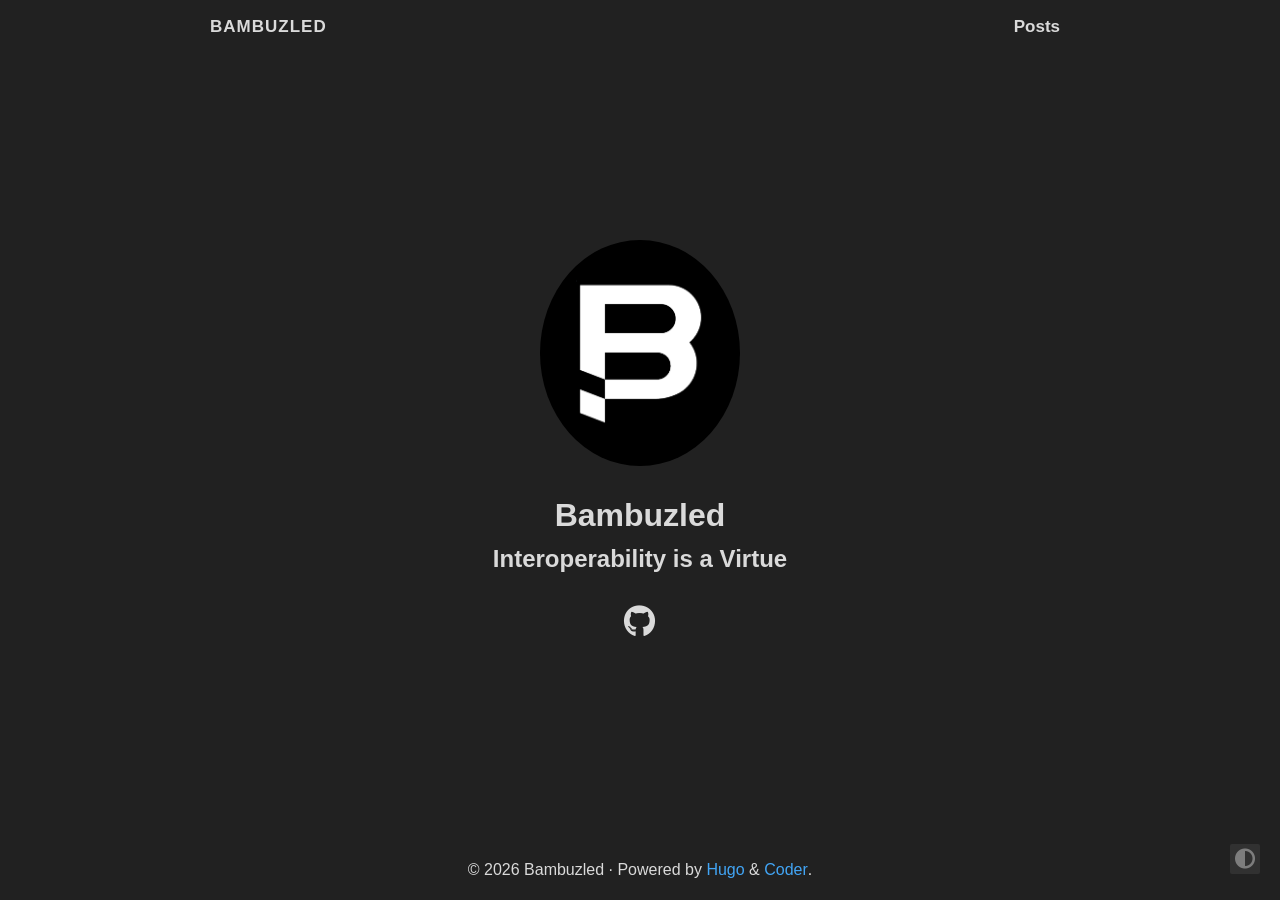
<file: index.html>
<!DOCTYPE html>
<html lang="en">

<head>
  <title>Bambuzled</title>
  <meta charset="utf-8">
<meta name="viewport" content="width=device-width, initial-scale=1.0">
<meta name="color-scheme" content="light dark">




<meta name="author" content="Bambuzled">
<meta name="description" content="A blog about Bambu&#39;s security and vendor-lock-in ecosystem">
<meta name="keywords" content="blog,developer,personal">



	<meta name="twitter:card" content="summary">
	<meta name="twitter:title" content="Bambuzled">
	<meta name="twitter:description" content="A blog about Bambu&#39;s security and vendor-lock-in ecosystem">

<meta property="og:url" content="https://bambuzled.github.io/">
	<meta property="og:site_name" content="Bambuzled">
	<meta property="og:title" content="Bambuzled">
	<meta property="og:description" content="A blog about Bambu&#39;s security and vendor-lock-in ecosystem">
	<meta property="og:locale" content="en">
	<meta property="og:type" content="website">




<link rel="canonical" href="https://bambuzled.github.io/">


<link rel="preload" href="/fonts/fa-brands-400.woff2" as="font" type="font/woff2" crossorigin>
<link rel="preload" href="/fonts/fa-regular-400.woff2" as="font" type="font/woff2" crossorigin>
<link rel="preload" href="/fonts/fa-solid-900.woff2" as="font" type="font/woff2" crossorigin>


  
  
  <link rel="stylesheet" href="/css/coder.min.070d3ea2646067b00c83588fed23d7e29f141ff7ed80efd3c3074fbf4206f321.css" integrity="sha256-Bw0&#43;omRgZ7AMg1iP7SPX4p8UH/ftgO/TwwdPv0IG8yE=" crossorigin="anonymous" media="screen" />






  
    
    
    <link rel="stylesheet" href="/css/coder-dark.min.ad48f476275974885bdc03d5251e3cdbe1678c54a63ff772376b0ed2adc468dd.css" integrity="sha256-rUj0didZdIhb3APVJR482&#43;FnjFSmP/dyN2sO0q3EaN0=" crossorigin="anonymous" media="screen" />
  



 




<link rel="icon" type="image/svg+xml" href="/img/favicon.svg" sizes="any">
<link rel="icon" type="image/png" href="/img/favicon-32x32.png" sizes="32x32">
<link rel="icon" type="image/png" href="/img/favicon-16x16.png" sizes="16x16">

<link rel="apple-touch-icon" href="/images/apple-touch-icon.png">
<link rel="apple-touch-icon" sizes="180x180" href="/images/apple-touch-icon.png">

<link rel="manifest" href="/site.webmanifest">
<link rel="mask-icon" href="/images/safari-pinned-tab.svg" color="#5bbad5">


<link rel="alternate" type="application/rss+xml" href="/index.xml" title="Bambuzled" />


<meta name="generator" content="Hugo 0.163.3">






</head>






<body class="preload-transitions colorscheme-dark">
  
<div class="float-container">
    <a id="dark-mode-toggle" class="colorscheme-toggle">
        <i class="fa-solid fa-adjust fa-fw" aria-hidden="true"></i>
    </a>
</div>


  <main class="wrapper">
    <nav class="navigation">
  <section class="container">
    
    <a class="navigation-title" href="https://bambuzled.github.io/">
      Bambuzled
    </a>
    
    
      <input type="checkbox" id="menu-toggle" />
      <label class="menu-button float-right" for="menu-toggle">
        <i class="fa-solid fa-bars fa-fw" aria-hidden="true"></i>
      </label>
      <ul class="navigation-list">
        
          
            <li class="navigation-item">
              <a class="navigation-link " href="/posts/">Posts</a>
            </li>
          
        
        
      </ul>
    
  </section>
</nav>


    <div class="content">
      
  <section class="container centered">
  <div class="about">
    
  
    <div class="avatar"><img src="/images/avatar.png" alt="avatar"></div>
  




    <h1>Bambuzled</h1>

<h2>Interoperability is a Virtue</h2>



    
<ul>
  
    
      <li>
        <a href="https://github.com/bambuzled/" aria-label="Github"   >
          <i class="fa-brands fa-github fa-2x" aria-hidden="true"></i>
        </a>
      </li>
    
  
</ul>

  </div>

  

</section>



    </div>

    <footer class="footer">
  <section class="container">
    ©
    
    2026
     Bambuzled 
    ·
    
    Powered by <a href="https://gohugo.io/" target="_blank" rel="noopener">Hugo</a> & <a href="https://github.com/luizdepra/hugo-coder/" target="_blank" rel="noopener">Coder</a>.
    
  </section>
</footer>

  </main>

  

  
  
  <script src="/js/coder.min.6ae284be93d2d19dad1f02b0039508d9aab3180a12a06dcc71b0b0ef7825a317.js" integrity="sha256-auKEvpPS0Z2tHwKwA5UI2aqzGAoSoG3McbCw73gloxc="></script>
  

  

  

  

  

  

  

  

  

  

  

  

  

  

  

  

  

  

  

  

  
</body>

</html>
</file>
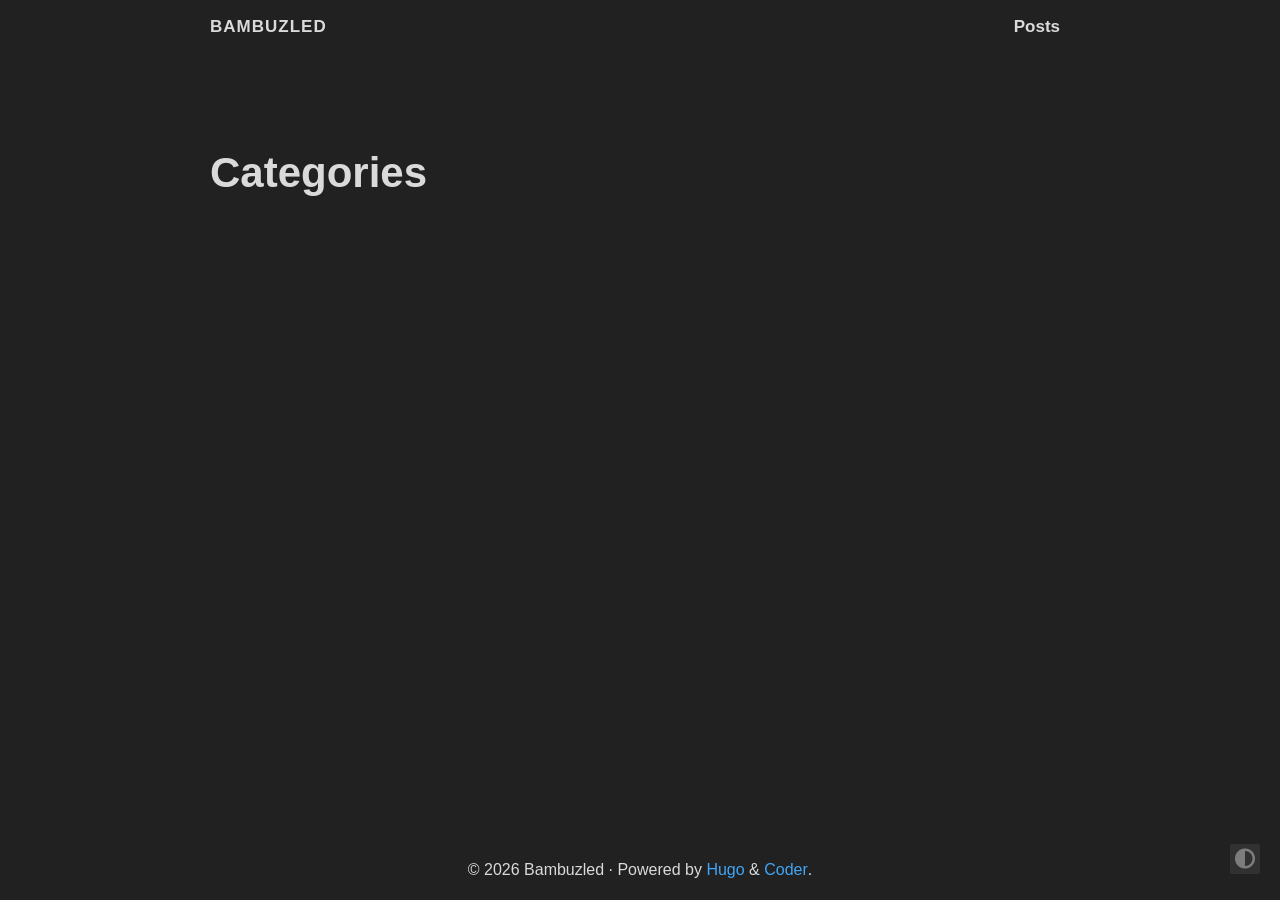
<file: categories/index.html>
<!DOCTYPE html>
<html lang="en">

<head>
  <title>Categories · Bambuzled</title>
  <meta charset="utf-8">
<meta name="viewport" content="width=device-width, initial-scale=1.0">
<meta name="color-scheme" content="light dark">




<meta name="author" content="Bambuzled">
<meta name="description" content="A blog about Bambu&#39;s security and vendor-lock-in ecosystem">
<meta name="keywords" content="blog,developer,personal">



	<meta name="twitter:card" content="summary">
	<meta name="twitter:title" content="Categories">
	<meta name="twitter:description" content="A blog about Bambu&#39;s security and vendor-lock-in ecosystem">

<meta property="og:url" content="https://bambuzled.github.io/categories/">
	<meta property="og:site_name" content="Bambuzled">
	<meta property="og:title" content="Categories">
	<meta property="og:description" content="A blog about Bambu&#39;s security and vendor-lock-in ecosystem">
	<meta property="og:locale" content="en">
	<meta property="og:type" content="website">




<link rel="canonical" href="https://bambuzled.github.io/categories/">


<link rel="preload" href="/fonts/fa-brands-400.woff2" as="font" type="font/woff2" crossorigin>
<link rel="preload" href="/fonts/fa-regular-400.woff2" as="font" type="font/woff2" crossorigin>
<link rel="preload" href="/fonts/fa-solid-900.woff2" as="font" type="font/woff2" crossorigin>


  
  
  <link rel="stylesheet" href="/css/coder.min.070d3ea2646067b00c83588fed23d7e29f141ff7ed80efd3c3074fbf4206f321.css" integrity="sha256-Bw0&#43;omRgZ7AMg1iP7SPX4p8UH/ftgO/TwwdPv0IG8yE=" crossorigin="anonymous" media="screen" />






  
    
    
    <link rel="stylesheet" href="/css/coder-dark.min.ad48f476275974885bdc03d5251e3cdbe1678c54a63ff772376b0ed2adc468dd.css" integrity="sha256-rUj0didZdIhb3APVJR482&#43;FnjFSmP/dyN2sO0q3EaN0=" crossorigin="anonymous" media="screen" />
  



 




<link rel="icon" type="image/svg+xml" href="/img/favicon.svg" sizes="any">
<link rel="icon" type="image/png" href="/img/favicon-32x32.png" sizes="32x32">
<link rel="icon" type="image/png" href="/img/favicon-16x16.png" sizes="16x16">

<link rel="apple-touch-icon" href="/images/apple-touch-icon.png">
<link rel="apple-touch-icon" sizes="180x180" href="/images/apple-touch-icon.png">

<link rel="manifest" href="/site.webmanifest">
<link rel="mask-icon" href="/images/safari-pinned-tab.svg" color="#5bbad5">


<link rel="alternate" type="application/rss+xml" href="/categories/index.xml" title="Bambuzled" />








</head>






<body class="preload-transitions colorscheme-dark">
  
<div class="float-container">
    <a id="dark-mode-toggle" class="colorscheme-toggle">
        <i class="fa-solid fa-adjust fa-fw" aria-hidden="true"></i>
    </a>
</div>


  <main class="wrapper">
    <nav class="navigation">
  <section class="container">
    
    <a class="navigation-title" href="https://bambuzled.github.io/">
      Bambuzled
    </a>
    
    
      <input type="checkbox" id="menu-toggle" />
      <label class="menu-button float-right" for="menu-toggle">
        <i class="fa-solid fa-bars fa-fw" aria-hidden="true"></i>
      </label>
      <ul class="navigation-list">
        
          
            <li class="navigation-item">
              <a class="navigation-link " href="/posts/">Posts</a>
            </li>
          
        
        
      </ul>
    
  </section>
</nav>


    <div class="content">
      
  <section class="container list">
  <header>
    <h1 class="title">
      <a class="title-link" href="https://bambuzled.github.io/categories/">Categories</a>
    </h1>
  </header>
  
  <ul>
    
  </ul>
  






</section>


    </div>

    <footer class="footer">
  <section class="container">
    ©
    
    2026
     Bambuzled 
    ·
    
    Powered by <a href="https://gohugo.io/" target="_blank" rel="noopener">Hugo</a> & <a href="https://github.com/luizdepra/hugo-coder/" target="_blank" rel="noopener">Coder</a>.
    
  </section>
</footer>

  </main>

  

  
  
  <script src="/js/coder.min.6ae284be93d2d19dad1f02b0039508d9aab3180a12a06dcc71b0b0ef7825a317.js" integrity="sha256-auKEvpPS0Z2tHwKwA5UI2aqzGAoSoG3McbCw73gloxc="></script>
  

  

  

  

  

  

  

  

  

  

  

  

  

  

  

  

  

  

  

  

  
</body>

</html>
</file>
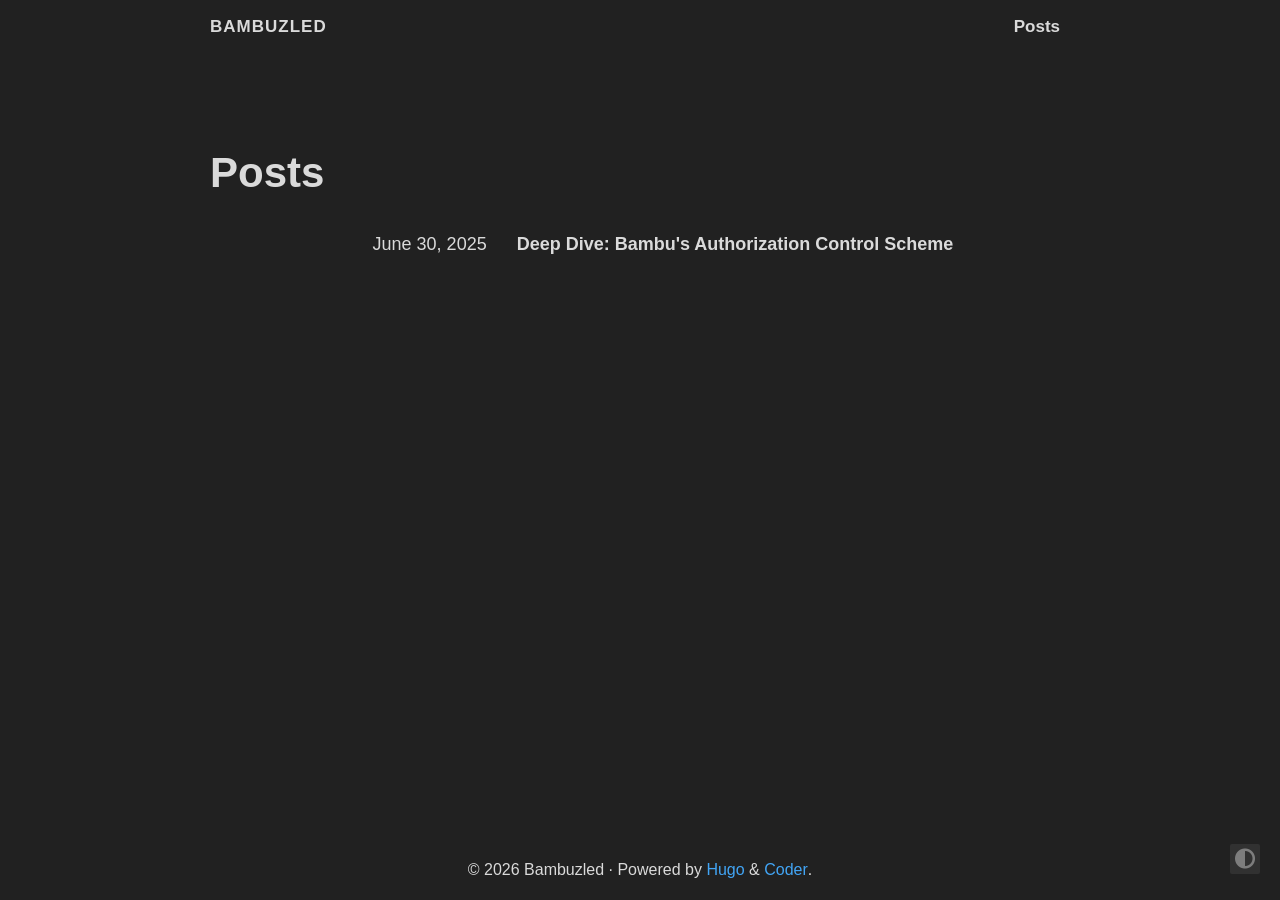
<file: posts/index.html>
<!DOCTYPE html>
<html lang="en">

<head>
  <title>
  Posts · Bambuzled
</title>
  <meta charset="utf-8">
<meta name="viewport" content="width=device-width, initial-scale=1.0">
<meta name="color-scheme" content="light dark">




<meta name="author" content="Bambuzled">
<meta name="description" content="A blog about Bambu&#39;s security and vendor-lock-in ecosystem">
<meta name="keywords" content="blog,developer,personal">



	<meta name="twitter:card" content="summary">
	<meta name="twitter:title" content="Posts">
	<meta name="twitter:description" content="A blog about Bambu&#39;s security and vendor-lock-in ecosystem">

<meta property="og:url" content="https://bambuzled.github.io/posts/">
	<meta property="og:site_name" content="Bambuzled">
	<meta property="og:title" content="Posts">
	<meta property="og:description" content="A blog about Bambu&#39;s security and vendor-lock-in ecosystem">
	<meta property="og:locale" content="en">
	<meta property="og:type" content="website">




<link rel="canonical" href="https://bambuzled.github.io/posts/">


<link rel="preload" href="/fonts/fa-brands-400.woff2" as="font" type="font/woff2" crossorigin>
<link rel="preload" href="/fonts/fa-regular-400.woff2" as="font" type="font/woff2" crossorigin>
<link rel="preload" href="/fonts/fa-solid-900.woff2" as="font" type="font/woff2" crossorigin>


  
  
  <link rel="stylesheet" href="/css/coder.min.070d3ea2646067b00c83588fed23d7e29f141ff7ed80efd3c3074fbf4206f321.css" integrity="sha256-Bw0&#43;omRgZ7AMg1iP7SPX4p8UH/ftgO/TwwdPv0IG8yE=" crossorigin="anonymous" media="screen" />






  
    
    
    <link rel="stylesheet" href="/css/coder-dark.min.ad48f476275974885bdc03d5251e3cdbe1678c54a63ff772376b0ed2adc468dd.css" integrity="sha256-rUj0didZdIhb3APVJR482&#43;FnjFSmP/dyN2sO0q3EaN0=" crossorigin="anonymous" media="screen" />
  



 




<link rel="icon" type="image/svg+xml" href="/img/favicon.svg" sizes="any">
<link rel="icon" type="image/png" href="/img/favicon-32x32.png" sizes="32x32">
<link rel="icon" type="image/png" href="/img/favicon-16x16.png" sizes="16x16">

<link rel="apple-touch-icon" href="/images/apple-touch-icon.png">
<link rel="apple-touch-icon" sizes="180x180" href="/images/apple-touch-icon.png">

<link rel="manifest" href="/site.webmanifest">
<link rel="mask-icon" href="/images/safari-pinned-tab.svg" color="#5bbad5">


<link rel="alternate" type="application/rss+xml" href="/posts/index.xml" title="Bambuzled" />








</head>






<body class="preload-transitions colorscheme-dark">
  
<div class="float-container">
    <a id="dark-mode-toggle" class="colorscheme-toggle">
        <i class="fa-solid fa-adjust fa-fw" aria-hidden="true"></i>
    </a>
</div>


  <main class="wrapper">
    <nav class="navigation">
  <section class="container">
    
    <a class="navigation-title" href="https://bambuzled.github.io/">
      Bambuzled
    </a>
    
    
      <input type="checkbox" id="menu-toggle" />
      <label class="menu-button float-right" for="menu-toggle">
        <i class="fa-solid fa-bars fa-fw" aria-hidden="true"></i>
      </label>
      <ul class="navigation-list">
        
          
            <li class="navigation-item">
              <a class="navigation-link " href="/posts/">Posts</a>
            </li>
          
        
        
      </ul>
    
  </section>
</nav>


    <div class="content">
      
  <section class="container list">
    <header>
      <h1 class="title">
        <a class="title-link" href="https://bambuzled.github.io/posts/">
          Posts
        </a>
      </h1>
    </header>
    
    <ul><li>
  <span class="date">June 30, 2025</span>
  <a class="title" href="/posts/bambu-auth-control/">Deep Dive: Bambu&#39;s Authorization Control Scheme</a>
</li>
</ul>

    






  </section>

    </div>

    <footer class="footer">
  <section class="container">
    ©
    
    2026
     Bambuzled 
    ·
    
    Powered by <a href="https://gohugo.io/" target="_blank" rel="noopener">Hugo</a> & <a href="https://github.com/luizdepra/hugo-coder/" target="_blank" rel="noopener">Coder</a>.
    
  </section>
</footer>

  </main>

  

  
  
  <script src="/js/coder.min.6ae284be93d2d19dad1f02b0039508d9aab3180a12a06dcc71b0b0ef7825a317.js" integrity="sha256-auKEvpPS0Z2tHwKwA5UI2aqzGAoSoG3McbCw73gloxc="></script>
  

  

  

  

  

  

  

  

  

  

  

  

  

  

  

  

  

  

  

  

  
</body>

</html>
</file>
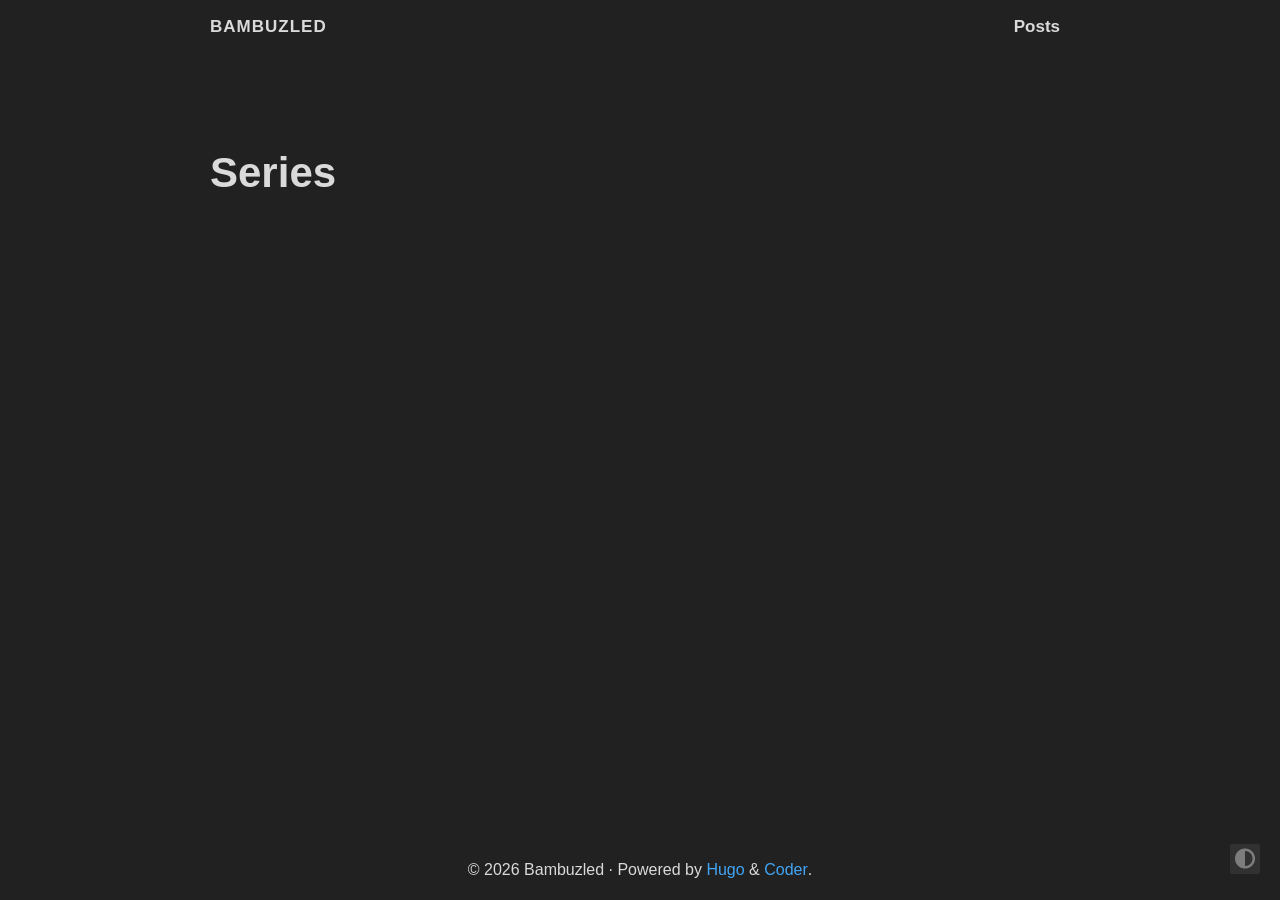
<file: series/index.html>
<!DOCTYPE html>
<html lang="en">

<head>
  <title>Series · Bambuzled</title>
  <meta charset="utf-8">
<meta name="viewport" content="width=device-width, initial-scale=1.0">
<meta name="color-scheme" content="light dark">




<meta name="author" content="Bambuzled">
<meta name="description" content="A blog about Bambu&#39;s security and vendor-lock-in ecosystem">
<meta name="keywords" content="blog,developer,personal">



	<meta name="twitter:card" content="summary">
	<meta name="twitter:title" content="Series">
	<meta name="twitter:description" content="A blog about Bambu&#39;s security and vendor-lock-in ecosystem">

<meta property="og:url" content="https://bambuzled.github.io/series/">
	<meta property="og:site_name" content="Bambuzled">
	<meta property="og:title" content="Series">
	<meta property="og:description" content="A blog about Bambu&#39;s security and vendor-lock-in ecosystem">
	<meta property="og:locale" content="en">
	<meta property="og:type" content="website">




<link rel="canonical" href="https://bambuzled.github.io/series/">


<link rel="preload" href="/fonts/fa-brands-400.woff2" as="font" type="font/woff2" crossorigin>
<link rel="preload" href="/fonts/fa-regular-400.woff2" as="font" type="font/woff2" crossorigin>
<link rel="preload" href="/fonts/fa-solid-900.woff2" as="font" type="font/woff2" crossorigin>


  
  
  <link rel="stylesheet" href="/css/coder.min.070d3ea2646067b00c83588fed23d7e29f141ff7ed80efd3c3074fbf4206f321.css" integrity="sha256-Bw0&#43;omRgZ7AMg1iP7SPX4p8UH/ftgO/TwwdPv0IG8yE=" crossorigin="anonymous" media="screen" />






  
    
    
    <link rel="stylesheet" href="/css/coder-dark.min.ad48f476275974885bdc03d5251e3cdbe1678c54a63ff772376b0ed2adc468dd.css" integrity="sha256-rUj0didZdIhb3APVJR482&#43;FnjFSmP/dyN2sO0q3EaN0=" crossorigin="anonymous" media="screen" />
  



 




<link rel="icon" type="image/svg+xml" href="/img/favicon.svg" sizes="any">
<link rel="icon" type="image/png" href="/img/favicon-32x32.png" sizes="32x32">
<link rel="icon" type="image/png" href="/img/favicon-16x16.png" sizes="16x16">

<link rel="apple-touch-icon" href="/images/apple-touch-icon.png">
<link rel="apple-touch-icon" sizes="180x180" href="/images/apple-touch-icon.png">

<link rel="manifest" href="/site.webmanifest">
<link rel="mask-icon" href="/images/safari-pinned-tab.svg" color="#5bbad5">


<link rel="alternate" type="application/rss+xml" href="/series/index.xml" title="Bambuzled" />








</head>






<body class="preload-transitions colorscheme-dark">
  
<div class="float-container">
    <a id="dark-mode-toggle" class="colorscheme-toggle">
        <i class="fa-solid fa-adjust fa-fw" aria-hidden="true"></i>
    </a>
</div>


  <main class="wrapper">
    <nav class="navigation">
  <section class="container">
    
    <a class="navigation-title" href="https://bambuzled.github.io/">
      Bambuzled
    </a>
    
    
      <input type="checkbox" id="menu-toggle" />
      <label class="menu-button float-right" for="menu-toggle">
        <i class="fa-solid fa-bars fa-fw" aria-hidden="true"></i>
      </label>
      <ul class="navigation-list">
        
          
            <li class="navigation-item">
              <a class="navigation-link " href="/posts/">Posts</a>
            </li>
          
        
        
      </ul>
    
  </section>
</nav>


    <div class="content">
      
  <section class="container list">
  <header>
    <h1 class="title">
      <a class="title-link" href="https://bambuzled.github.io/series/">Series</a>
    </h1>
  </header>
  
  <ul>
    
  </ul>
  






</section>


    </div>

    <footer class="footer">
  <section class="container">
    ©
    
    2026
     Bambuzled 
    ·
    
    Powered by <a href="https://gohugo.io/" target="_blank" rel="noopener">Hugo</a> & <a href="https://github.com/luizdepra/hugo-coder/" target="_blank" rel="noopener">Coder</a>.
    
  </section>
</footer>

  </main>

  

  
  
  <script src="/js/coder.min.6ae284be93d2d19dad1f02b0039508d9aab3180a12a06dcc71b0b0ef7825a317.js" integrity="sha256-auKEvpPS0Z2tHwKwA5UI2aqzGAoSoG3McbCw73gloxc="></script>
  

  

  

  

  

  

  

  

  

  

  

  

  

  

  

  

  

  

  

  

  
</body>

</html>
</file>
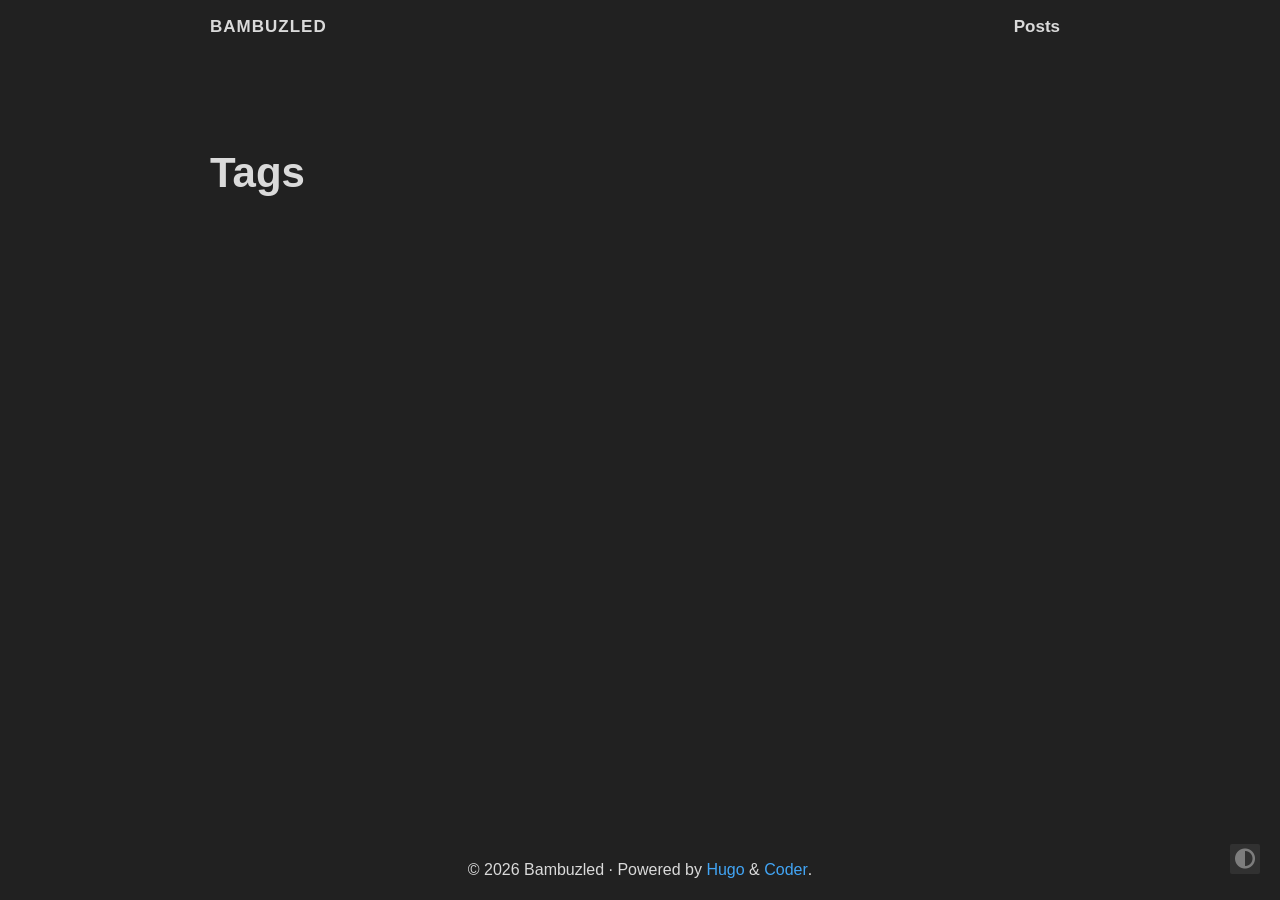
<file: tags/index.html>
<!DOCTYPE html>
<html lang="en">

<head>
  <title>Tags · Bambuzled</title>
  <meta charset="utf-8">
<meta name="viewport" content="width=device-width, initial-scale=1.0">
<meta name="color-scheme" content="light dark">




<meta name="author" content="Bambuzled">
<meta name="description" content="A blog about Bambu&#39;s security and vendor-lock-in ecosystem">
<meta name="keywords" content="blog,developer,personal">



	<meta name="twitter:card" content="summary">
	<meta name="twitter:title" content="Tags">
	<meta name="twitter:description" content="A blog about Bambu&#39;s security and vendor-lock-in ecosystem">

<meta property="og:url" content="https://bambuzled.github.io/tags/">
	<meta property="og:site_name" content="Bambuzled">
	<meta property="og:title" content="Tags">
	<meta property="og:description" content="A blog about Bambu&#39;s security and vendor-lock-in ecosystem">
	<meta property="og:locale" content="en">
	<meta property="og:type" content="website">




<link rel="canonical" href="https://bambuzled.github.io/tags/">


<link rel="preload" href="/fonts/fa-brands-400.woff2" as="font" type="font/woff2" crossorigin>
<link rel="preload" href="/fonts/fa-regular-400.woff2" as="font" type="font/woff2" crossorigin>
<link rel="preload" href="/fonts/fa-solid-900.woff2" as="font" type="font/woff2" crossorigin>


  
  
  <link rel="stylesheet" href="/css/coder.min.070d3ea2646067b00c83588fed23d7e29f141ff7ed80efd3c3074fbf4206f321.css" integrity="sha256-Bw0&#43;omRgZ7AMg1iP7SPX4p8UH/ftgO/TwwdPv0IG8yE=" crossorigin="anonymous" media="screen" />






  
    
    
    <link rel="stylesheet" href="/css/coder-dark.min.ad48f476275974885bdc03d5251e3cdbe1678c54a63ff772376b0ed2adc468dd.css" integrity="sha256-rUj0didZdIhb3APVJR482&#43;FnjFSmP/dyN2sO0q3EaN0=" crossorigin="anonymous" media="screen" />
  



 




<link rel="icon" type="image/svg+xml" href="/img/favicon.svg" sizes="any">
<link rel="icon" type="image/png" href="/img/favicon-32x32.png" sizes="32x32">
<link rel="icon" type="image/png" href="/img/favicon-16x16.png" sizes="16x16">

<link rel="apple-touch-icon" href="/images/apple-touch-icon.png">
<link rel="apple-touch-icon" sizes="180x180" href="/images/apple-touch-icon.png">

<link rel="manifest" href="/site.webmanifest">
<link rel="mask-icon" href="/images/safari-pinned-tab.svg" color="#5bbad5">


<link rel="alternate" type="application/rss+xml" href="/tags/index.xml" title="Bambuzled" />








</head>






<body class="preload-transitions colorscheme-dark">
  
<div class="float-container">
    <a id="dark-mode-toggle" class="colorscheme-toggle">
        <i class="fa-solid fa-adjust fa-fw" aria-hidden="true"></i>
    </a>
</div>


  <main class="wrapper">
    <nav class="navigation">
  <section class="container">
    
    <a class="navigation-title" href="https://bambuzled.github.io/">
      Bambuzled
    </a>
    
    
      <input type="checkbox" id="menu-toggle" />
      <label class="menu-button float-right" for="menu-toggle">
        <i class="fa-solid fa-bars fa-fw" aria-hidden="true"></i>
      </label>
      <ul class="navigation-list">
        
          
            <li class="navigation-item">
              <a class="navigation-link " href="/posts/">Posts</a>
            </li>
          
        
        
      </ul>
    
  </section>
</nav>


    <div class="content">
      
  <section class="container list">
  <header>
    <h1 class="title">
      <a class="title-link" href="https://bambuzled.github.io/tags/">Tags</a>
    </h1>
  </header>
  
  <ul>
    
  </ul>
  






</section>


    </div>

    <footer class="footer">
  <section class="container">
    ©
    
    2026
     Bambuzled 
    ·
    
    Powered by <a href="https://gohugo.io/" target="_blank" rel="noopener">Hugo</a> & <a href="https://github.com/luizdepra/hugo-coder/" target="_blank" rel="noopener">Coder</a>.
    
  </section>
</footer>

  </main>

  

  
  
  <script src="/js/coder.min.6ae284be93d2d19dad1f02b0039508d9aab3180a12a06dcc71b0b0ef7825a317.js" integrity="sha256-auKEvpPS0Z2tHwKwA5UI2aqzGAoSoG3McbCw73gloxc="></script>
  

  

  

  

  

  

  

  

  

  

  

  

  

  

  

  

  

  

  

  

  
</body>

</html>
</file>
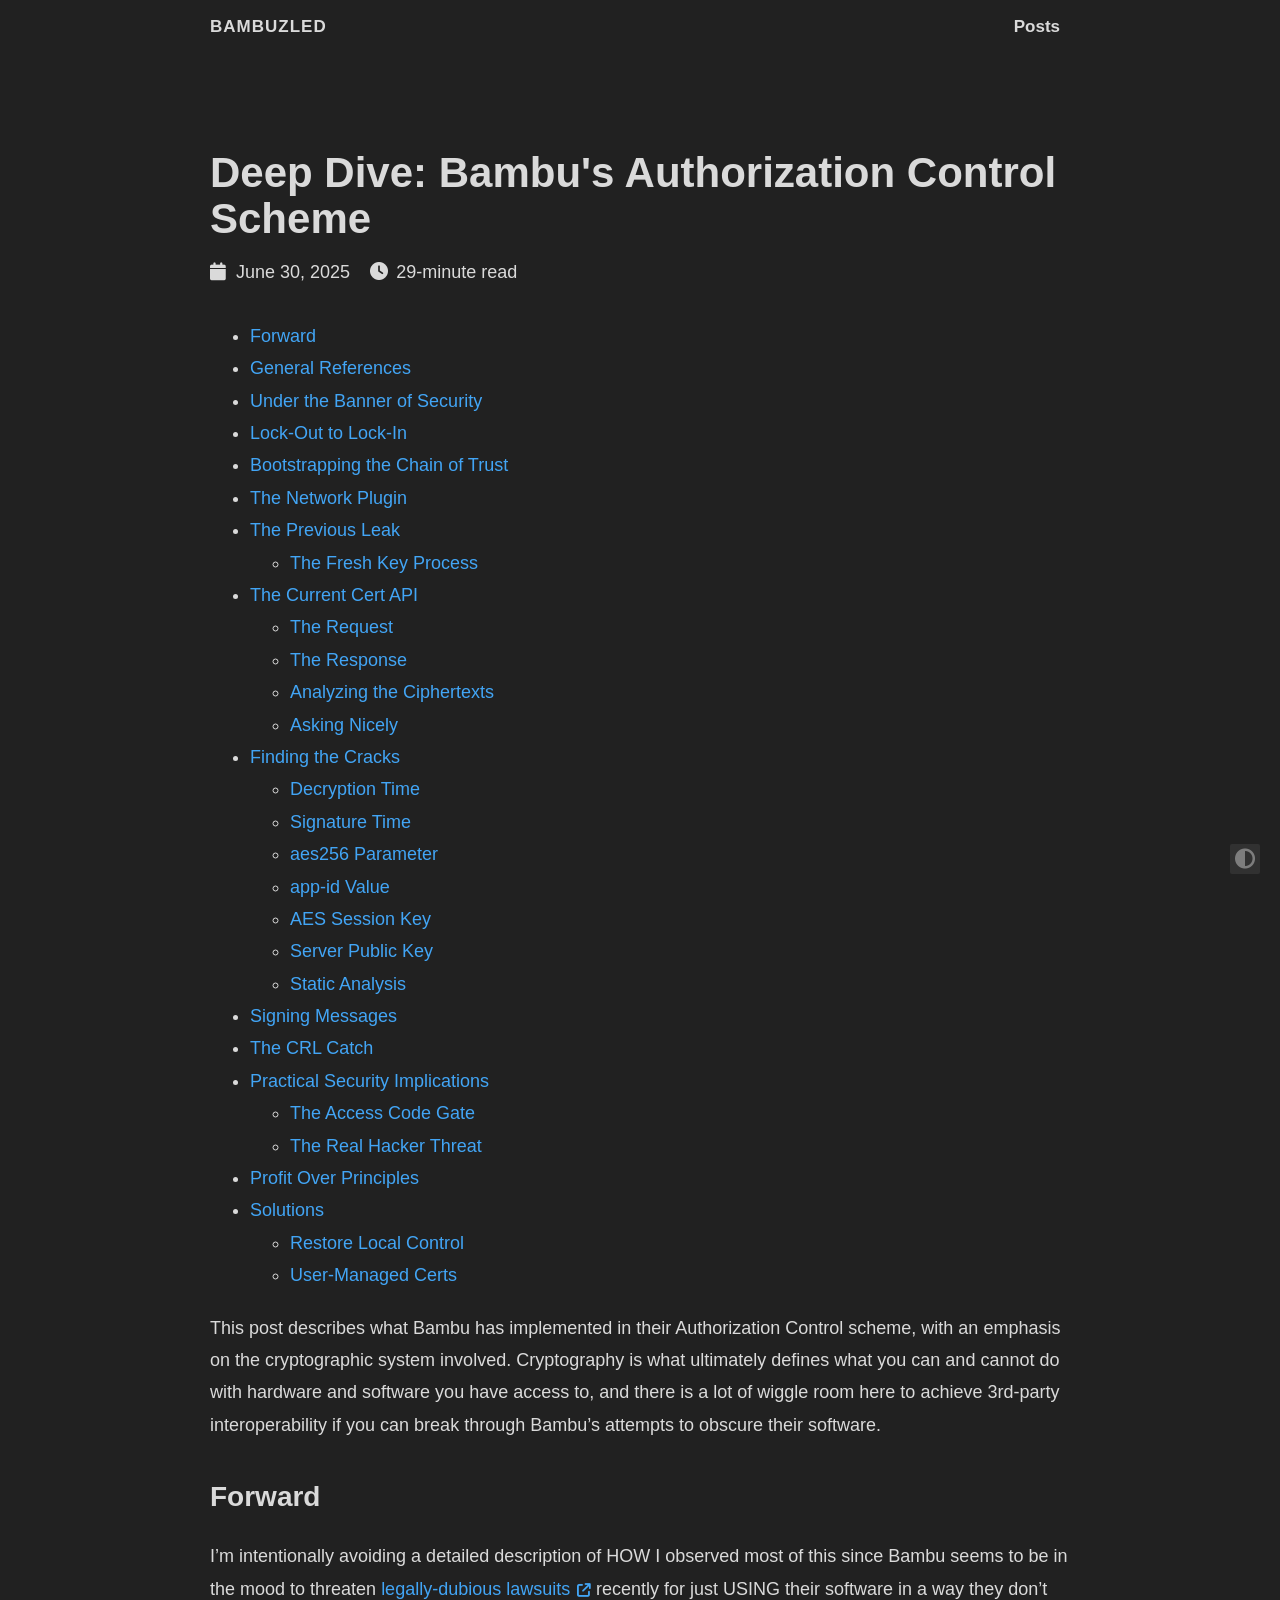
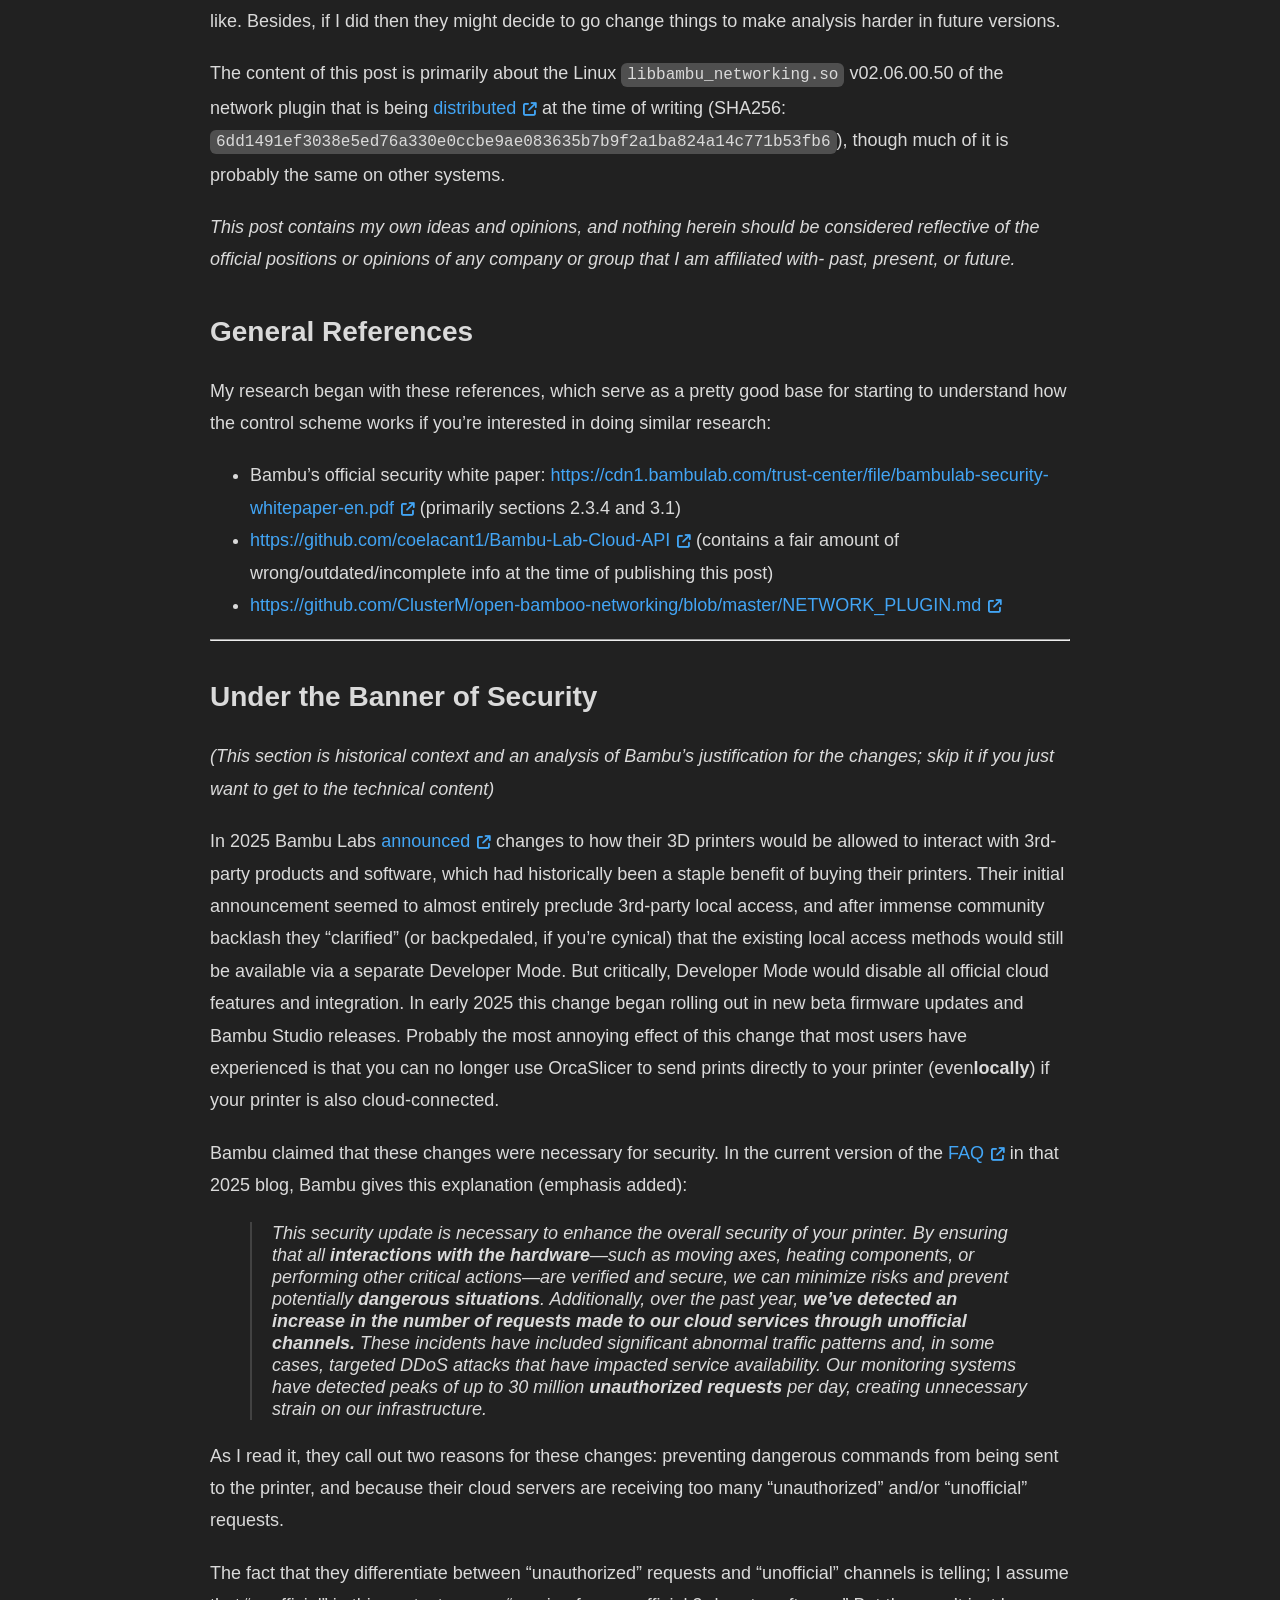
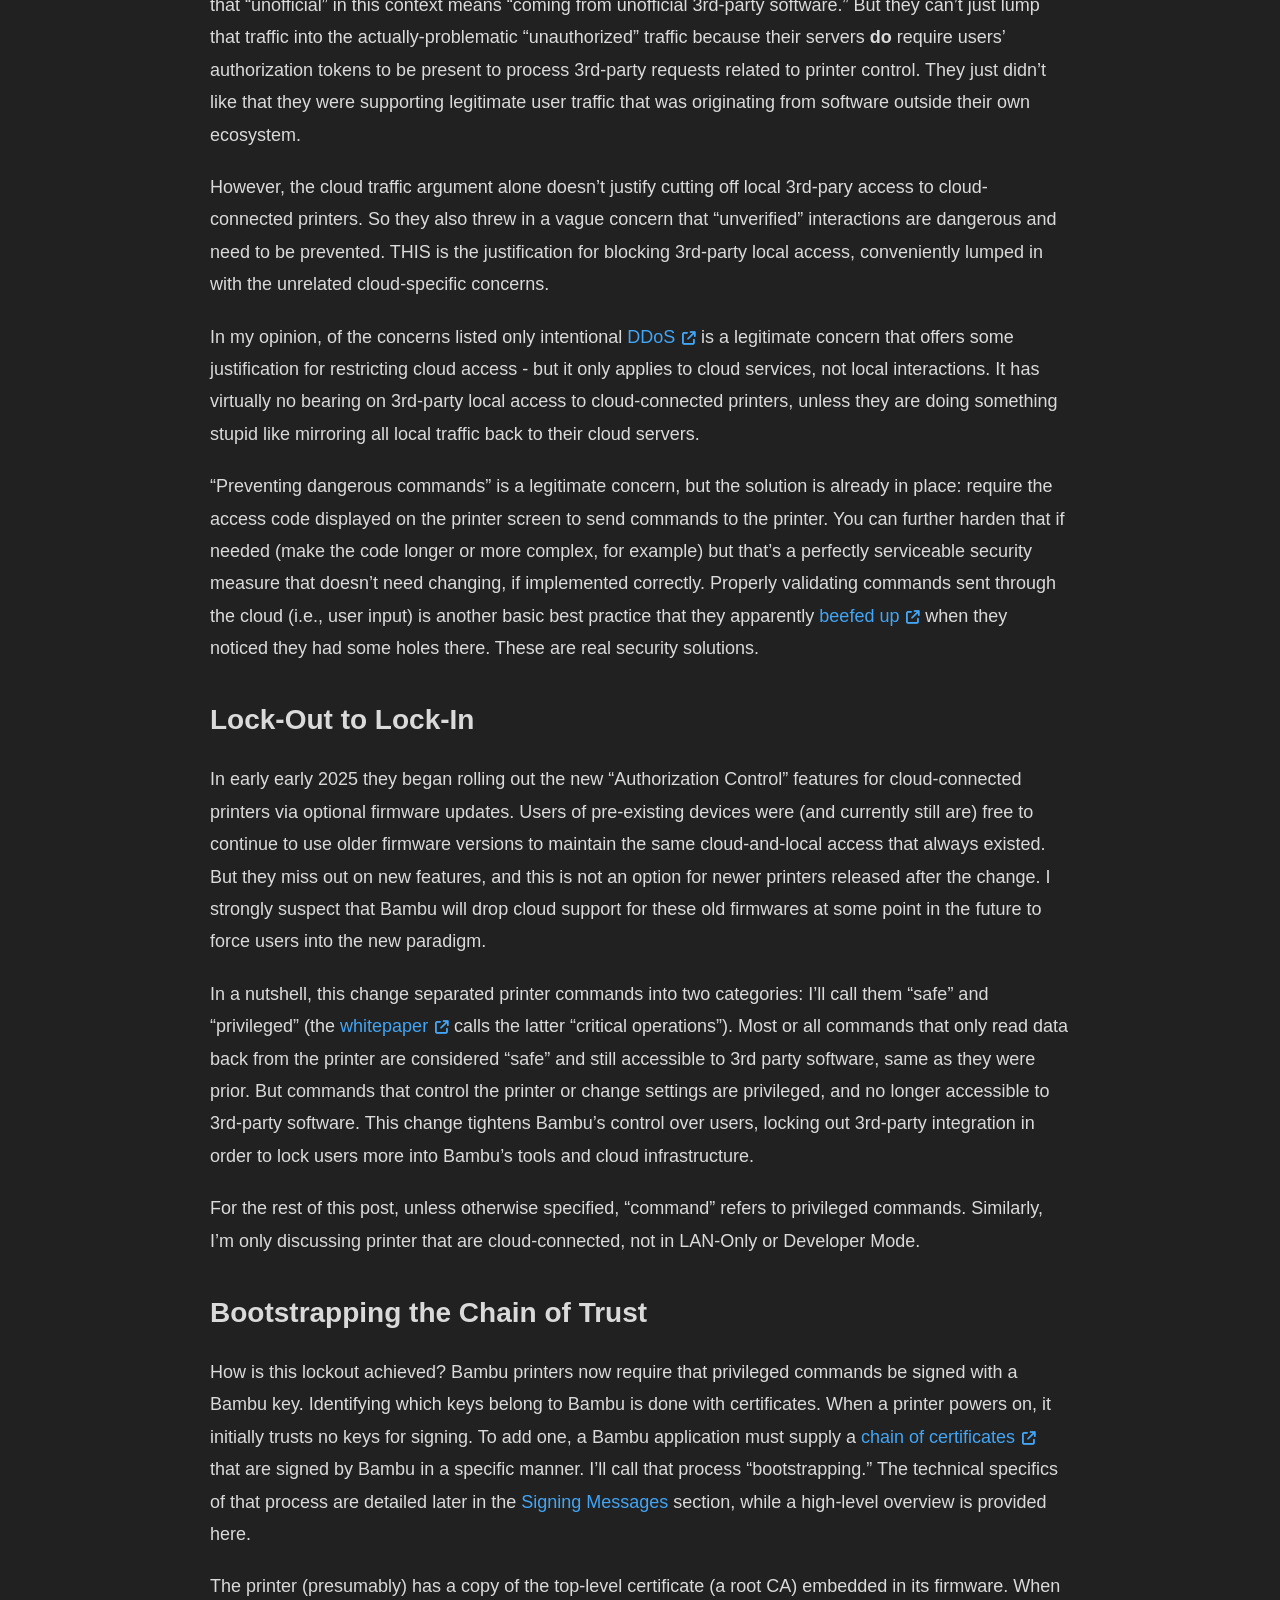
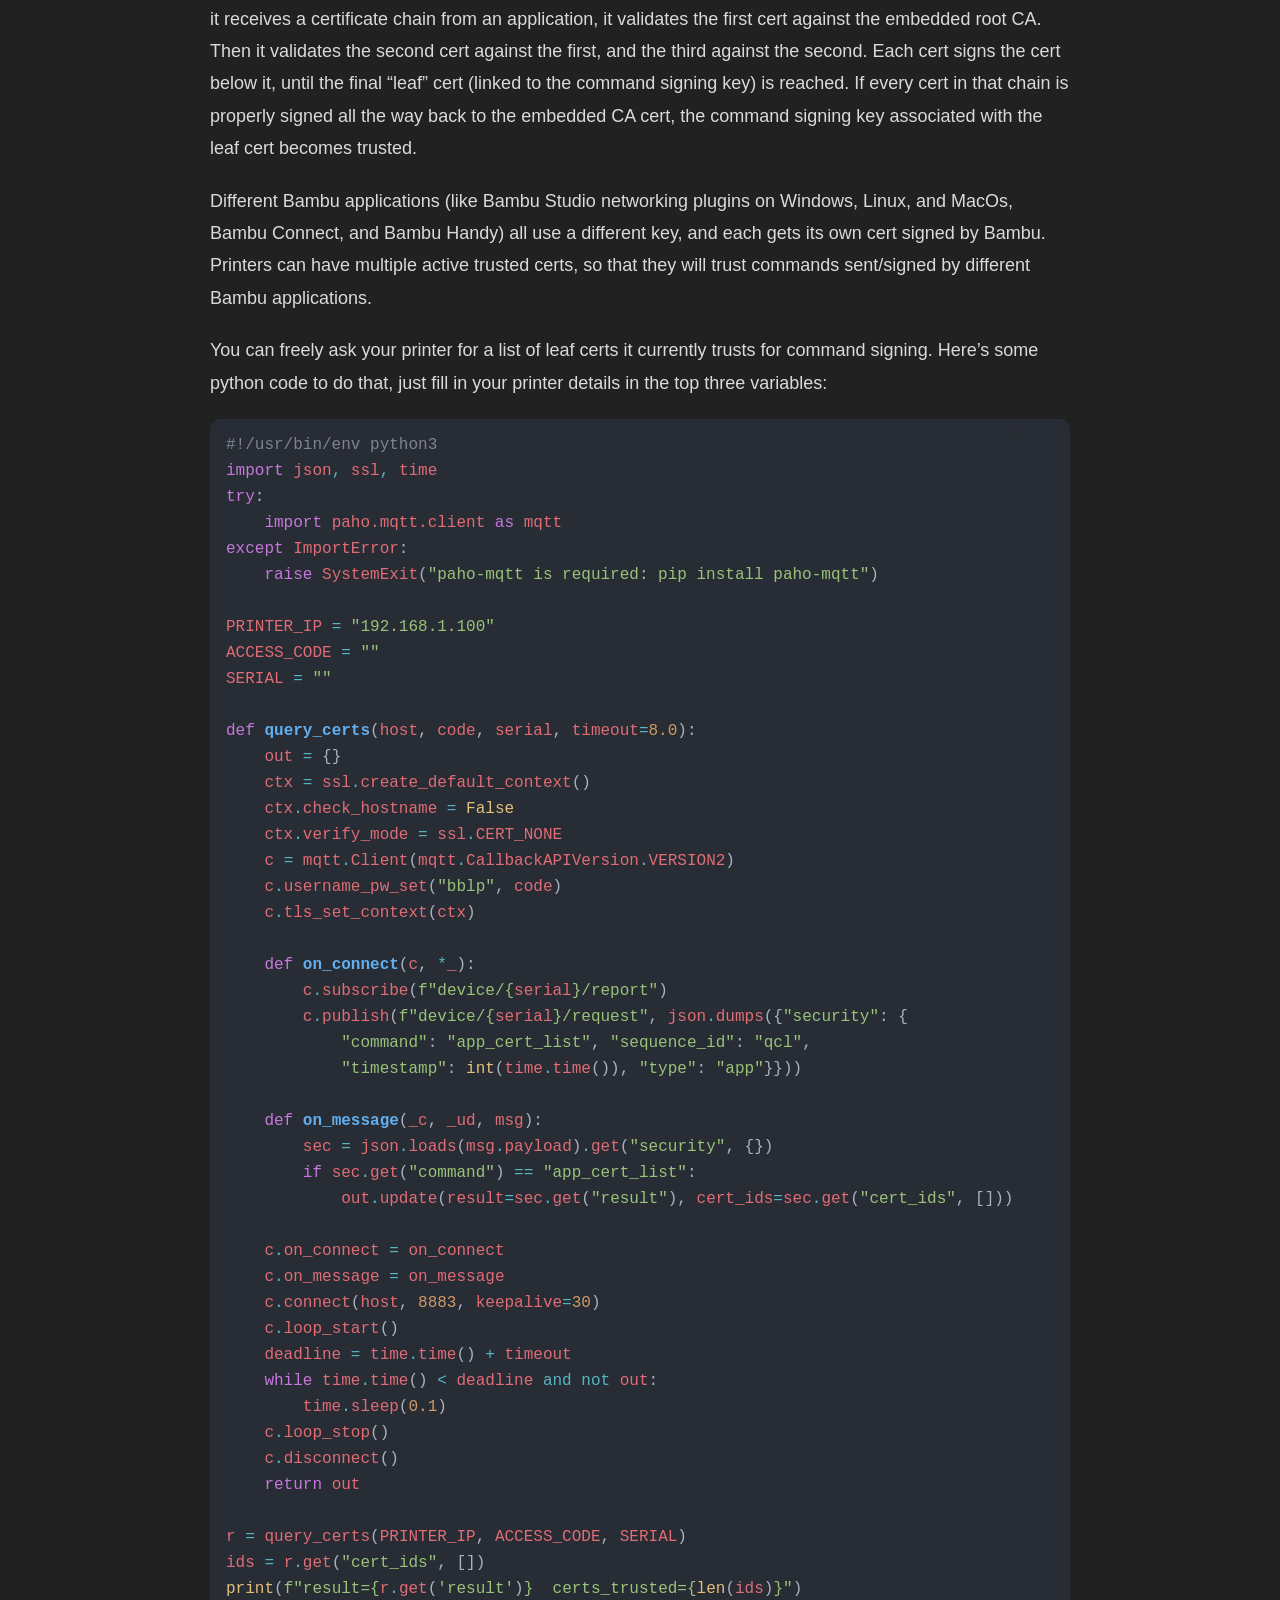
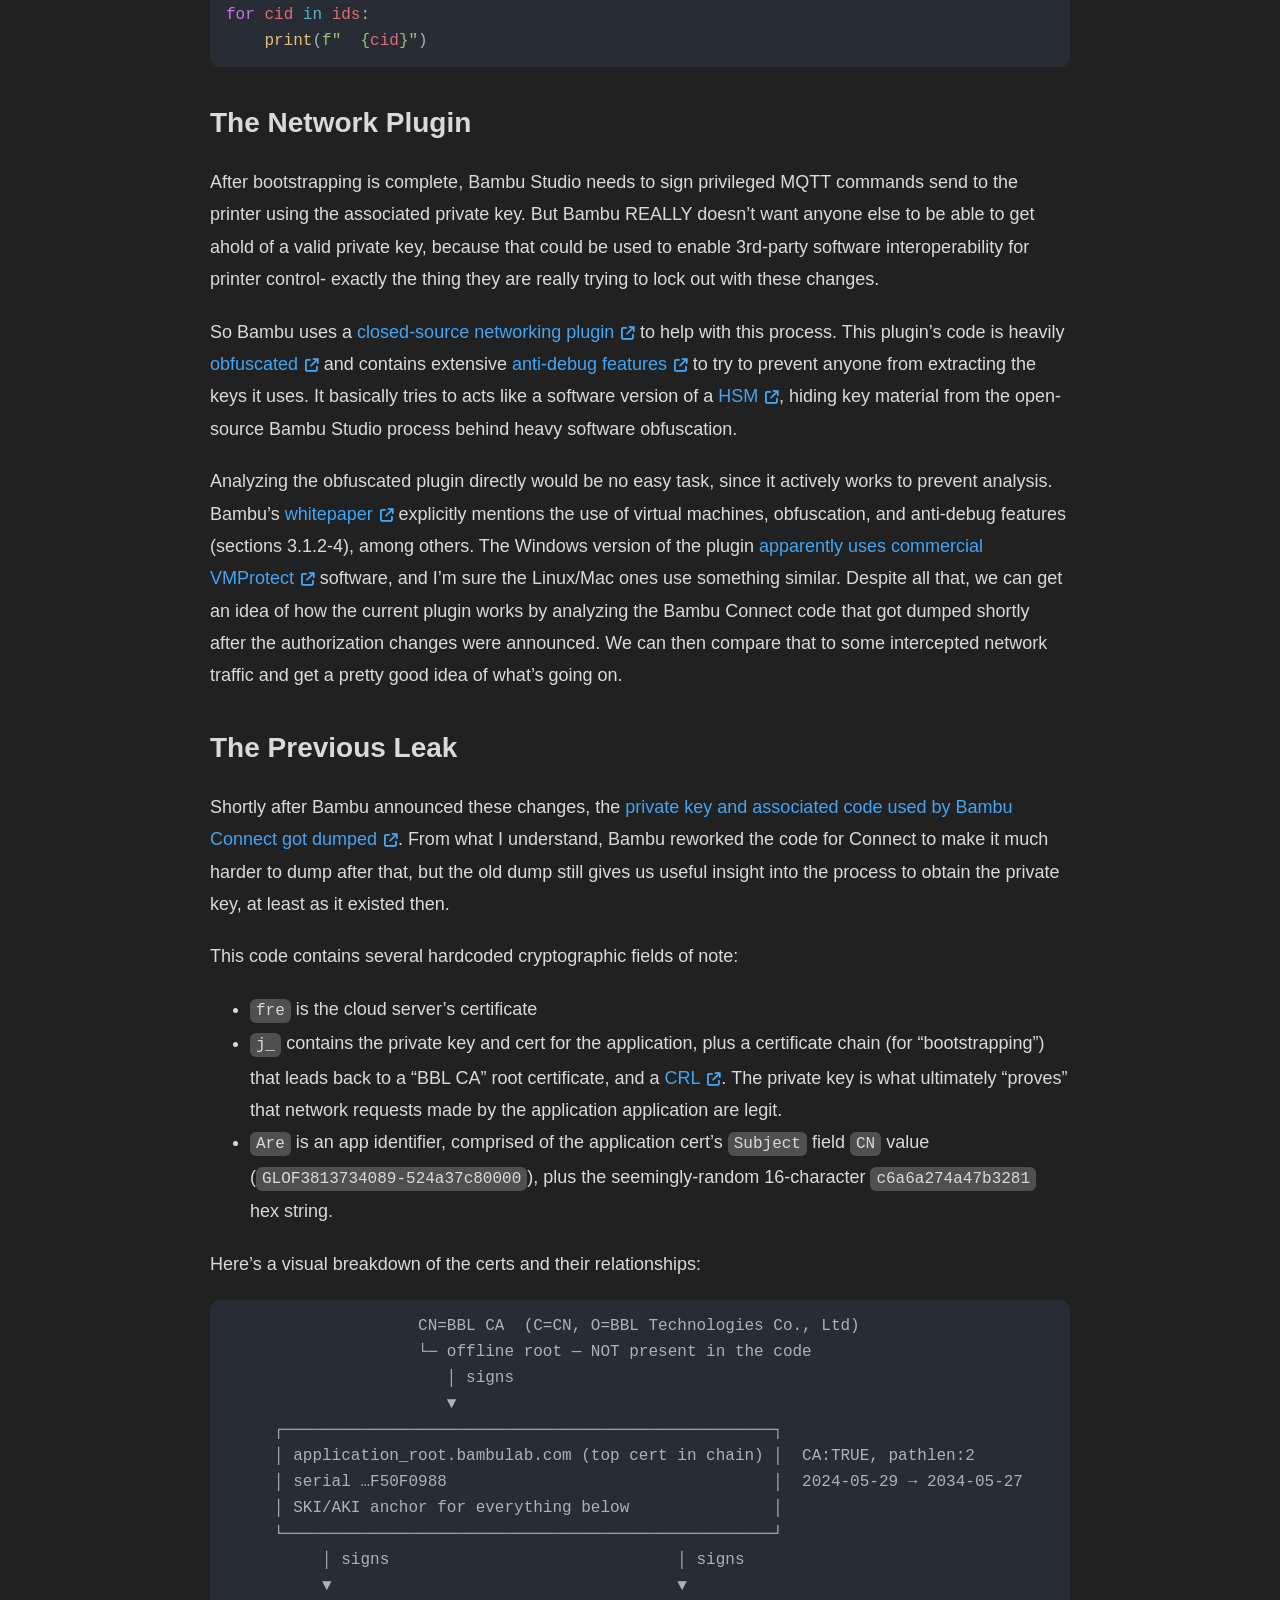
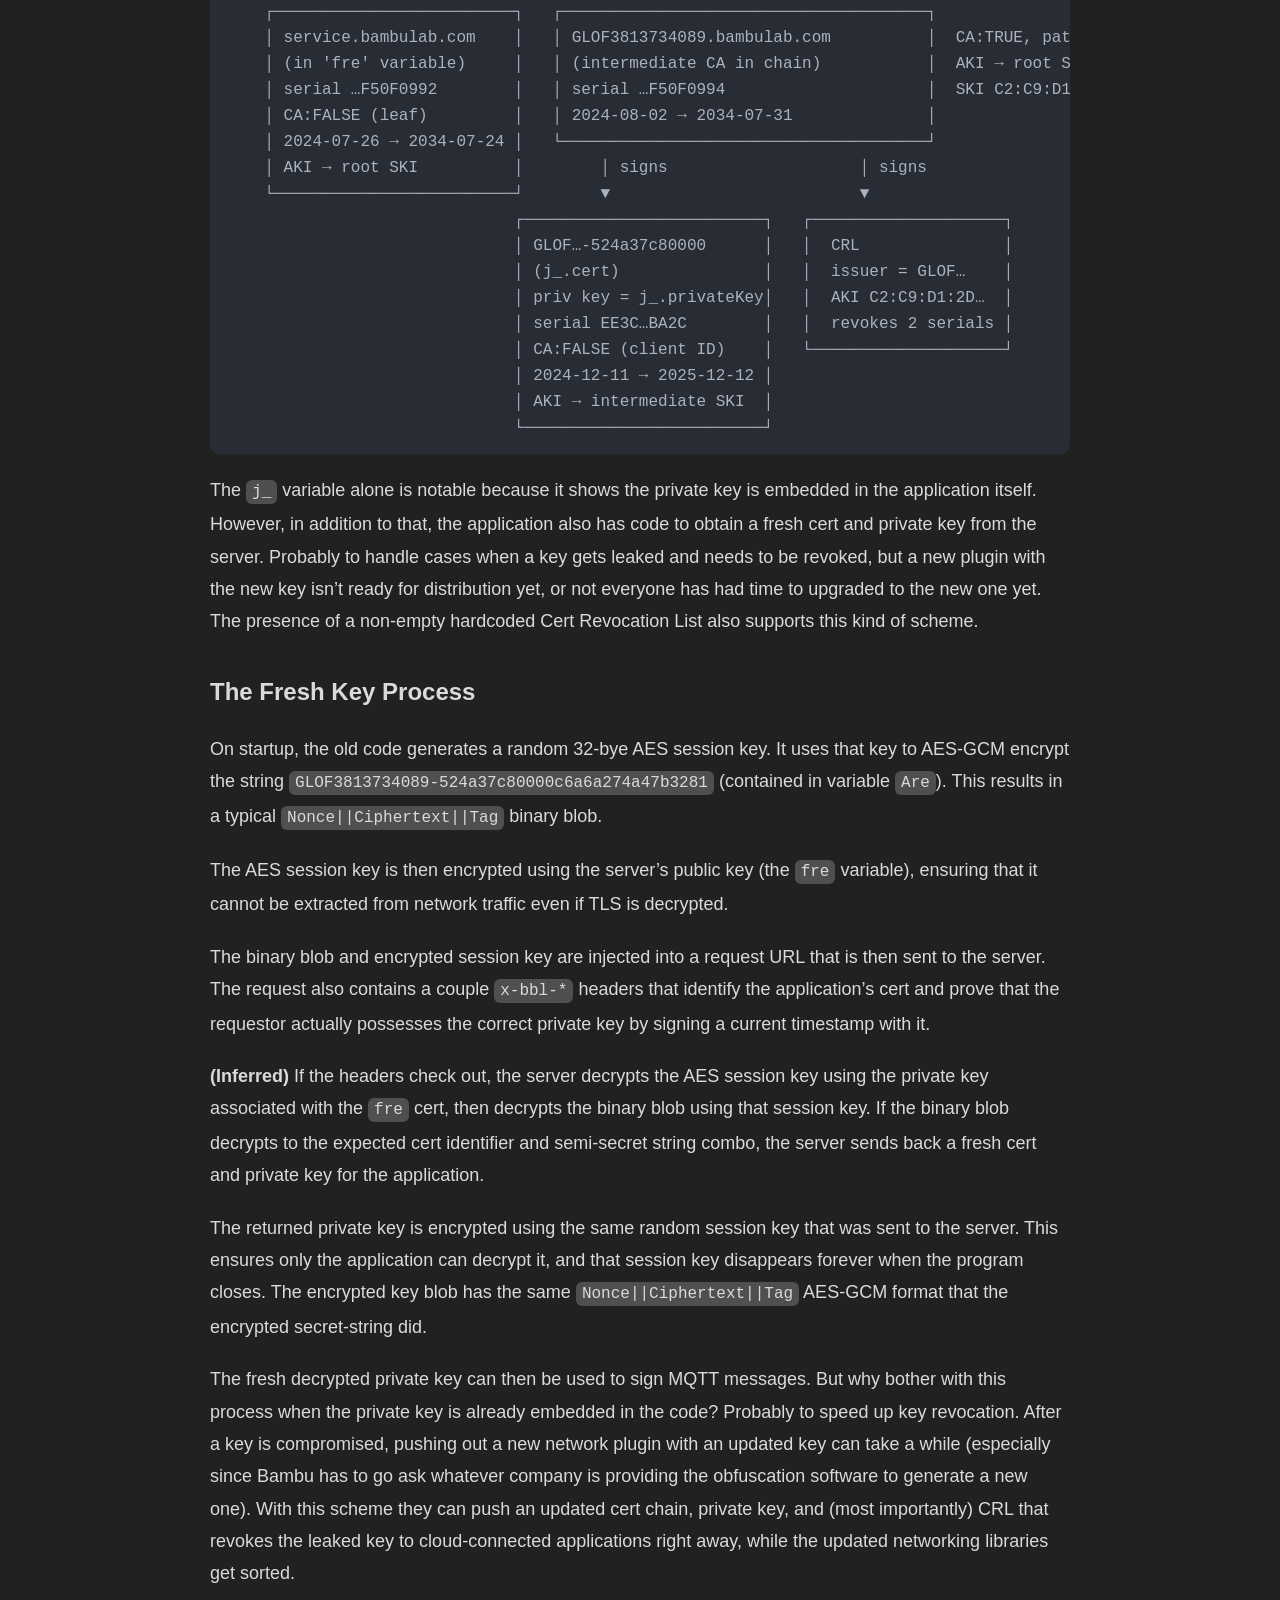
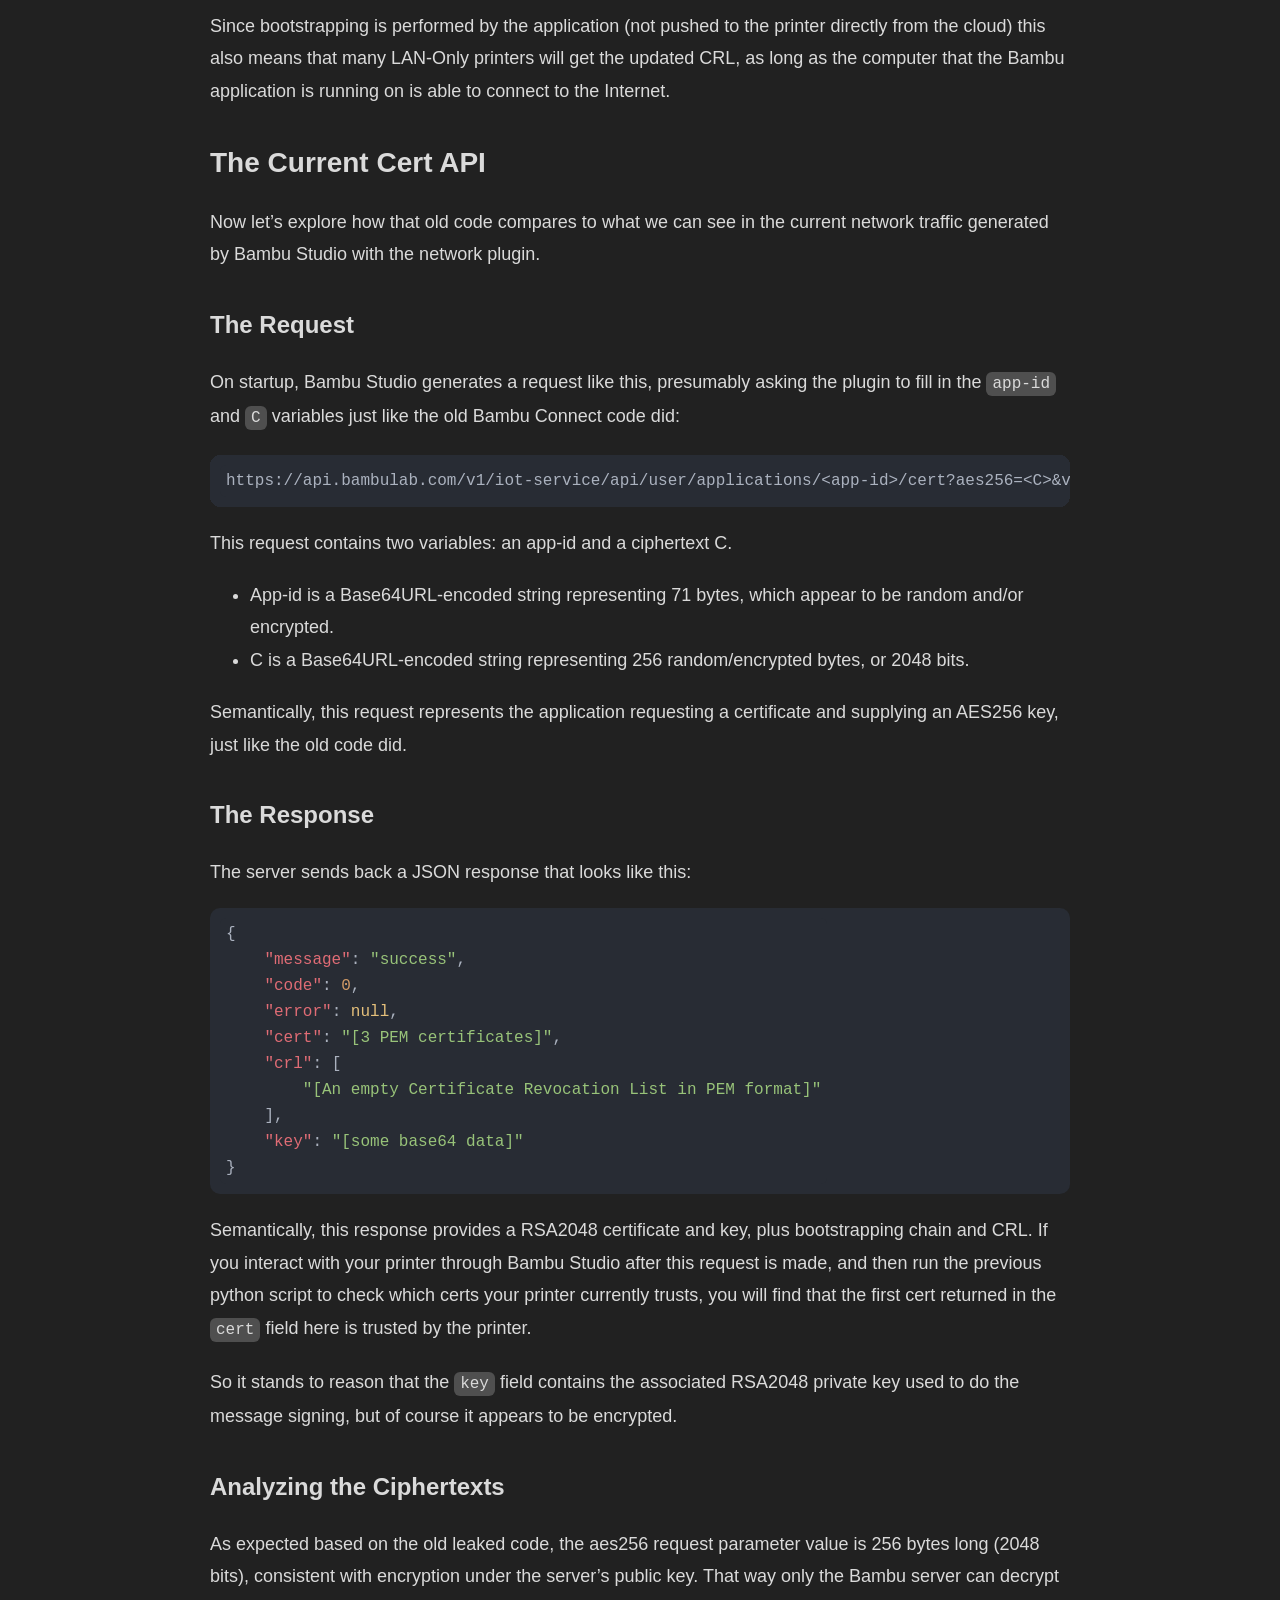
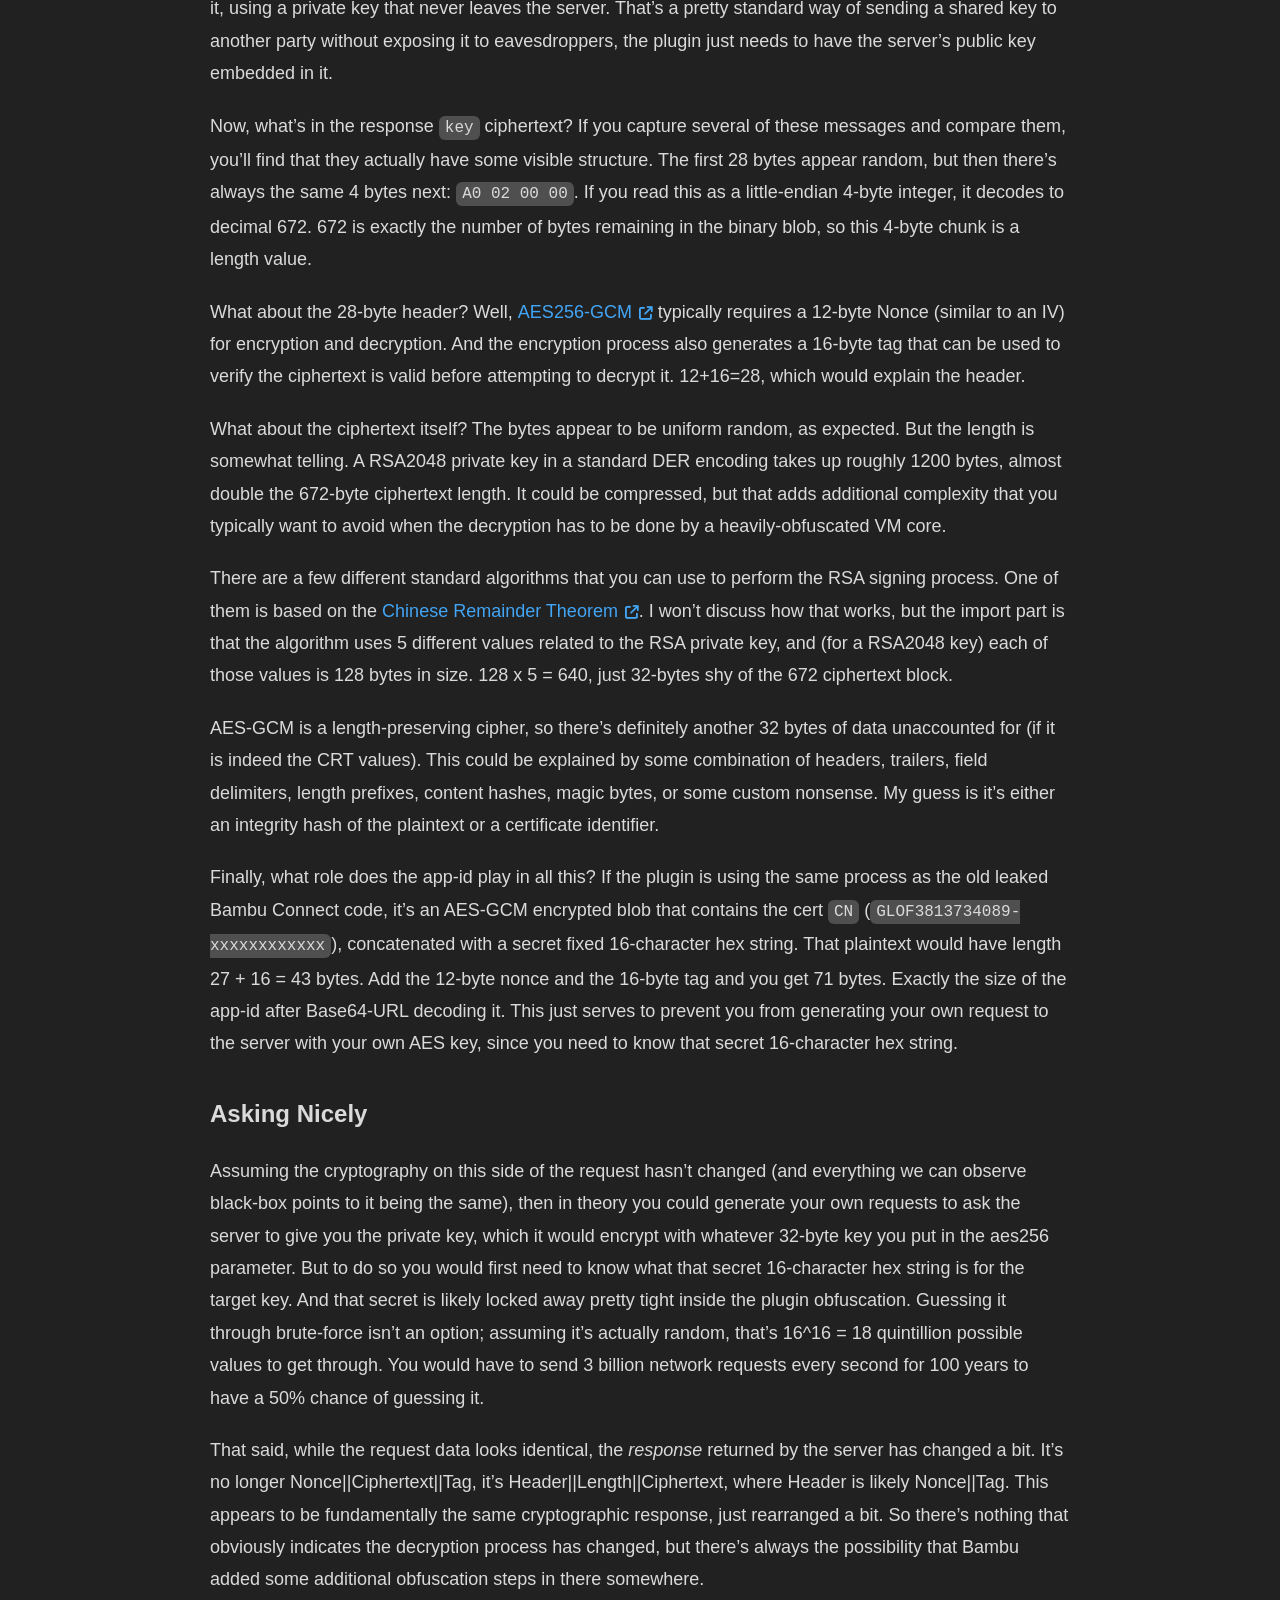
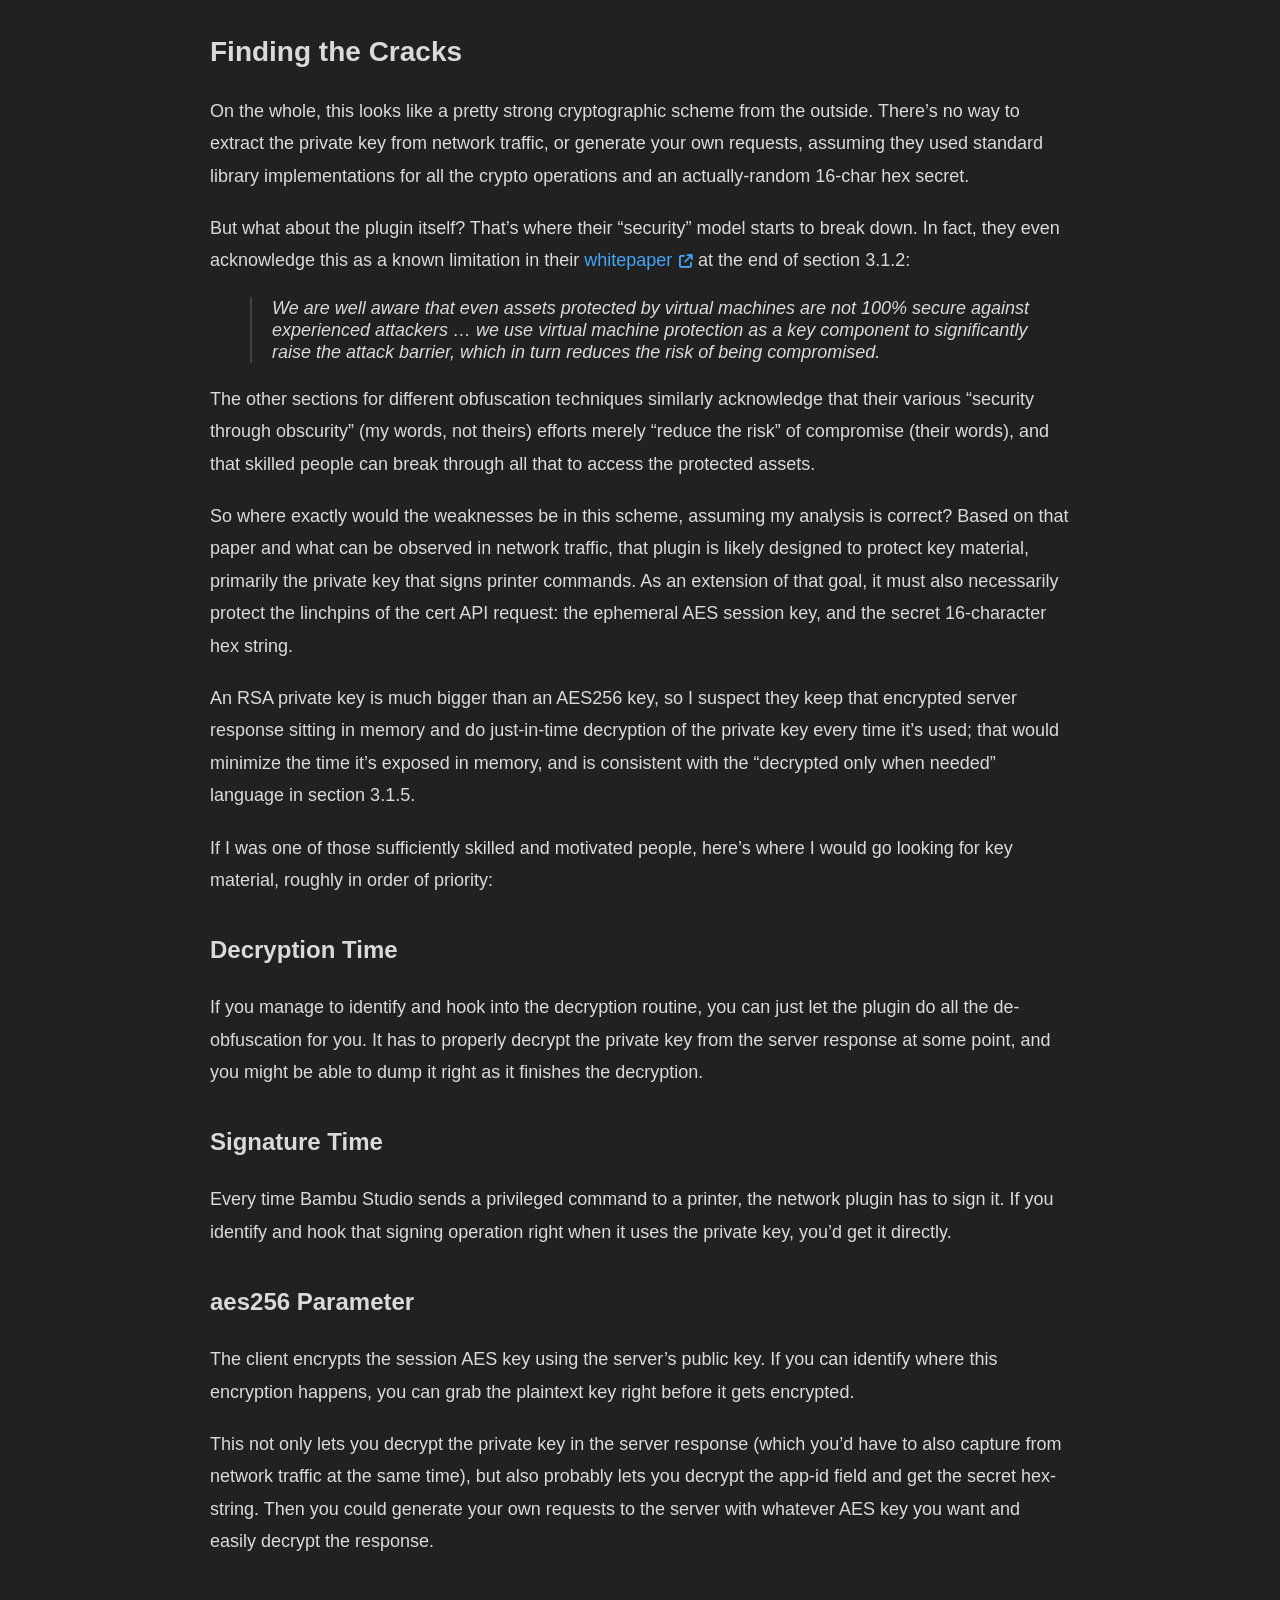
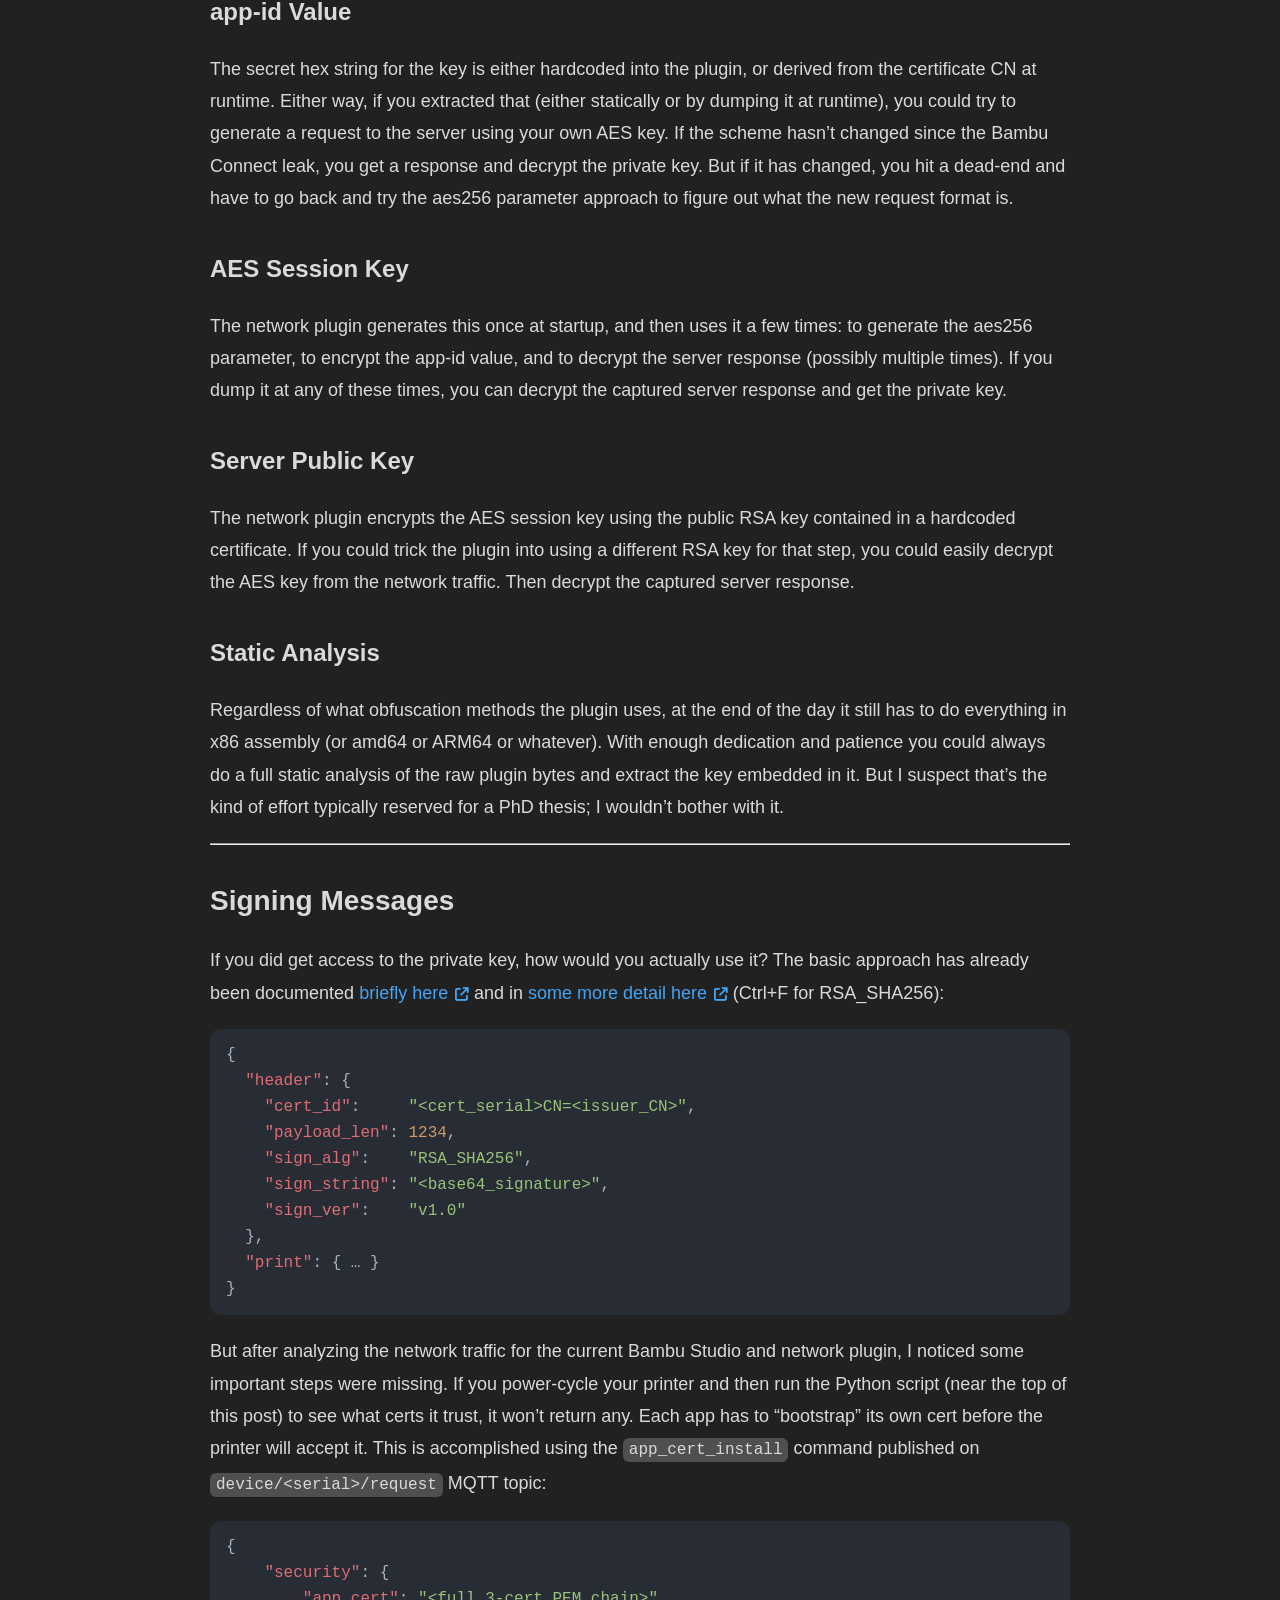
<file: posts/bambu-auth-control/index.html>
<!DOCTYPE html>
<html lang="en">

<head>
  <title>
  Deep Dive: Bambu&#39;s Authorization Control Scheme · Bambuzled
</title>
  <meta charset="utf-8">
<meta name="viewport" content="width=device-width, initial-scale=1.0">
<meta name="color-scheme" content="light dark">




<meta name="author" content="Bambuzled">
<meta name="description" content="This post describes what Bambu has implemented in their Authorization Control scheme, with an emphasis on the cryptographic system involved. Cryptography is what ultimately defines what you can and cannot do with hardware and software you have access to, and there is a lot of wiggle room here to achieve 3rd-party interoperability if you can break through Bambu&rsquo;s attempts to obscure their software.

  Forward
  
    
    Link to heading
  

I&rsquo;m intentionally avoiding a detailed description of HOW I observed most of this since Bambu seems to be in the mood to threaten legally-dubious lawsuits recently for just USING their software in a way they don&rsquo;t like. Besides, if I did then they might decide to go change things to make analysis harder in future versions.">
<meta name="keywords" content="blog,developer,personal">



	<meta name="twitter:card" content="summary">
	<meta name="twitter:title" content="Deep Dive: Bambu&#39;s Authorization Control Scheme">
	<meta name="twitter:description" content="This post describes what Bambu has implemented in their Authorization Control scheme, with an emphasis on the cryptographic system involved. Cryptography is what ultimately defines what you can and cannot do with hardware and software you have access to, and there is a lot of wiggle room here to achieve 3rd-party interoperability if you can break through Bambu’s attempts to obscure their software.
Forward Link to heading I’m intentionally avoiding a detailed description of HOW I observed most of this since Bambu seems to be in the mood to threaten legally-dubious lawsuits recently for just USING their software in a way they don’t like. Besides, if I did then they might decide to go change things to make analysis harder in future versions.">

<meta property="og:url" content="https://bambuzled.github.io/posts/bambu-auth-control/">
	<meta property="og:site_name" content="Bambuzled">
	<meta property="og:title" content="Deep Dive: Bambu&#39;s Authorization Control Scheme">
	<meta property="og:description" content="This post describes what Bambu has implemented in their Authorization Control scheme, with an emphasis on the cryptographic system involved. Cryptography is what ultimately defines what you can and cannot do with hardware and software you have access to, and there is a lot of wiggle room here to achieve 3rd-party interoperability if you can break through Bambu’s attempts to obscure their software.
Forward Link to heading I’m intentionally avoiding a detailed description of HOW I observed most of this since Bambu seems to be in the mood to threaten legally-dubious lawsuits recently for just USING their software in a way they don’t like. Besides, if I did then they might decide to go change things to make analysis harder in future versions.">
	<meta property="og:locale" content="en">
	<meta property="og:type" content="article">
		<meta property="article:section" content="posts">
		<meta property="article:published_time" content="2025-06-30T18:30:00+00:00">
		<meta property="article:modified_time" content="2025-06-30T18:30:00+00:00">




<link rel="canonical" href="https://bambuzled.github.io/posts/bambu-auth-control/">


<link rel="preload" href="/fonts/fa-brands-400.woff2" as="font" type="font/woff2" crossorigin>
<link rel="preload" href="/fonts/fa-regular-400.woff2" as="font" type="font/woff2" crossorigin>
<link rel="preload" href="/fonts/fa-solid-900.woff2" as="font" type="font/woff2" crossorigin>


  
  
  <link rel="stylesheet" href="/css/coder.min.070d3ea2646067b00c83588fed23d7e29f141ff7ed80efd3c3074fbf4206f321.css" integrity="sha256-Bw0&#43;omRgZ7AMg1iP7SPX4p8UH/ftgO/TwwdPv0IG8yE=" crossorigin="anonymous" media="screen" />






  
    
    
    <link rel="stylesheet" href="/css/coder-dark.min.ad48f476275974885bdc03d5251e3cdbe1678c54a63ff772376b0ed2adc468dd.css" integrity="sha256-rUj0didZdIhb3APVJR482&#43;FnjFSmP/dyN2sO0q3EaN0=" crossorigin="anonymous" media="screen" />
  



 




<link rel="icon" type="image/svg+xml" href="/img/favicon.svg" sizes="any">
<link rel="icon" type="image/png" href="/img/favicon-32x32.png" sizes="32x32">
<link rel="icon" type="image/png" href="/img/favicon-16x16.png" sizes="16x16">

<link rel="apple-touch-icon" href="/images/apple-touch-icon.png">
<link rel="apple-touch-icon" sizes="180x180" href="/images/apple-touch-icon.png">

<link rel="manifest" href="/site.webmanifest">
<link rel="mask-icon" href="/images/safari-pinned-tab.svg" color="#5bbad5">










</head>






<body class="preload-transitions colorscheme-dark">
  
<div class="float-container">
    <a id="dark-mode-toggle" class="colorscheme-toggle">
        <i class="fa-solid fa-adjust fa-fw" aria-hidden="true"></i>
    </a>
</div>


  <main class="wrapper">
    <nav class="navigation">
  <section class="container">
    
    <a class="navigation-title" href="https://bambuzled.github.io/">
      Bambuzled
    </a>
    
    
      <input type="checkbox" id="menu-toggle" />
      <label class="menu-button float-right" for="menu-toggle">
        <i class="fa-solid fa-bars fa-fw" aria-hidden="true"></i>
      </label>
      <ul class="navigation-list">
        
          
            <li class="navigation-item">
              <a class="navigation-link " href="/posts/">Posts</a>
            </li>
          
        
        
      </ul>
    
  </section>
</nav>


    <div class="content">
      
  <section class="container post">
    <article>
      <header>
        <div class="post-title">
          <h1 class="title">
            <a class="title-link" href="https://bambuzled.github.io/posts/bambu-auth-control/">
              Deep Dive: Bambu&#39;s Authorization Control Scheme
            </a>
          </h1>
        </div>
        <div class="post-meta">
          <div class="date">
            <span class="posted-on">
              <i class="fa-solid fa-calendar" aria-hidden="true"></i>
              <time datetime="2025-06-30T18:30:00Z">
                June 30, 2025
              </time>
            </span>
            <span class="reading-time">
              <i class="fa-solid fa-clock" aria-hidden="true"></i>
              29-minute read
            </span>
          </div>
          
          
          
        </div>
      </header>

      


      <div class="post-content">
        
        <nav id="TableOfContents">
  <ul>
    <li><a href="#forward">Forward</a></li>
    <li><a href="#general-references">General References</a></li>
    <li><a href="#under-the-banner-of-security">Under the Banner of Security</a></li>
    <li><a href="#lock-out-to-lock-in">Lock-Out to Lock-In</a></li>
    <li><a href="#bootstrapping-the-chain-of-trust">Bootstrapping the Chain of Trust</a></li>
    <li><a href="#the-network-plugin">The Network Plugin</a></li>
    <li><a href="#the-previous-leak">The Previous Leak</a>
      <ul>
        <li><a href="#the-fresh-key-process">The Fresh Key Process</a></li>
      </ul>
    </li>
    <li><a href="#the-current-cert-api">The Current Cert API</a>
      <ul>
        <li><a href="#the-request">The Request</a></li>
        <li><a href="#the-response">The Response</a></li>
        <li><a href="#analyzing-the-ciphertexts">Analyzing the Ciphertexts</a></li>
        <li><a href="#asking-nicely">Asking Nicely</a></li>
      </ul>
    </li>
    <li><a href="#finding-the-cracks">Finding the Cracks</a>
      <ul>
        <li><a href="#decryption-time">Decryption Time</a></li>
        <li><a href="#signature-time">Signature Time</a></li>
        <li><a href="#aes256-parameter">aes256 Parameter</a></li>
        <li><a href="#app-id-value">app-id Value</a></li>
        <li><a href="#aes-session-key">AES Session Key</a></li>
        <li><a href="#server-public-key">Server Public Key</a></li>
        <li><a href="#static-analysis">Static Analysis</a></li>
      </ul>
    </li>
    <li><a href="#signing-messages">Signing Messages</a></li>
    <li><a href="#the-crl-catch">The CRL Catch</a></li>
    <li><a href="#practical-security-implications">Practical Security Implications</a>
      <ul>
        <li><a href="#the-access-code-gate">The Access Code Gate</a></li>
        <li><a href="#the-real-hacker-threat">The Real Hacker Threat</a></li>
      </ul>
    </li>
    <li><a href="#profit-over-principles">Profit Over Principles</a></li>
    <li><a href="#solutions">Solutions</a>
      <ul>
        <li><a href="#restore-local-control">Restore Local Control</a></li>
        <li><a href="#user-managed-certs">User-Managed Certs</a></li>
      </ul>
    </li>
  </ul>
</nav>
        <p>This post describes what Bambu has implemented in their Authorization Control scheme, with an emphasis on the cryptographic system involved. Cryptography is what ultimately defines what you can and cannot do with hardware and software you have access to, and there is a lot of wiggle room here to achieve 3rd-party interoperability if you can break through Bambu&rsquo;s attempts to obscure their software.</p>
<h2 id="forward">
  Forward
  <a class="heading-link" href="#forward">
    <i class="fa-solid fa-link" aria-hidden="true" title="Link to heading"></i>
    <span class="sr-only">Link to heading</span>
  </a>
</h2>
<p>I&rsquo;m intentionally avoiding a detailed description of HOW I observed most of this since Bambu seems to be in the mood to threaten <a href="https://www.reddit.com/r/3Dprinting/comments/1t3psxr/louis_rossman_talks_about_bambu_labs_sending/"  class="external-link" target="_blank" rel="noopener">legally-dubious lawsuits</a> recently for just USING their software in a way they don&rsquo;t like. Besides, if I did then they might decide to go change things to make analysis harder in future versions.</p>
<p>The content of this post is primarily about the Linux <code>libbambu_networking.so</code> v02.06.00.50 of the network plugin that is being <a href="https://public-cdn.bblmw.com/upgrade/studio/plugins/02.06.00.50/7459f94f40/linux_02.06.00.50.zip"  class="external-link" target="_blank" rel="noopener">distributed</a> at the time of writing (SHA256: <code>6dd1491ef3038e5ed76a330e0ccbe9ae083635b7b9f2a1ba824a14c771b53fb6</code>), though much of it is probably the same on other systems.</p>
<p><em>This post contains my own ideas and opinions, and nothing herein should be considered reflective of the official positions or opinions of any company or group that I am affiliated with- past, present, or future.</em></p>
<h2 id="general-references">
  General References
  <a class="heading-link" href="#general-references">
    <i class="fa-solid fa-link" aria-hidden="true" title="Link to heading"></i>
    <span class="sr-only">Link to heading</span>
  </a>
</h2>
<p>My research began with these references, which serve as a pretty good base for starting to understand how the control scheme works if you&rsquo;re interested in doing similar research:</p>
<ul>
<li>Bambu&rsquo;s official security white paper: <a href="https://cdn1.bambulab.com/trust-center/file/bambulab-security-whitepaper-en.pdf"  class="external-link" target="_blank" rel="noopener">https://cdn1.bambulab.com/trust-center/file/bambulab-security-whitepaper-en.pdf</a> (primarily sections 2.3.4 and 3.1)</li>
<li><a href="https://github.com/coelacant1/Bambu-Lab-Cloud-API"  class="external-link" target="_blank" rel="noopener">https://github.com/coelacant1/Bambu-Lab-Cloud-API</a> (contains a fair amount of wrong/outdated/incomplete info at the time of publishing this post)</li>
<li><a href="https://github.com/ClusterM/open-bamboo-networking/blob/master/NETWORK_PLUGIN.md"  class="external-link" target="_blank" rel="noopener">https://github.com/ClusterM/open-bamboo-networking/blob/master/NETWORK_PLUGIN.md</a></li>
</ul>
<hr>
<h2 id="under-the-banner-of-security">
  Under the Banner of Security
  <a class="heading-link" href="#under-the-banner-of-security">
    <i class="fa-solid fa-link" aria-hidden="true" title="Link to heading"></i>
    <span class="sr-only">Link to heading</span>
  </a>
</h2>
<p><em>(This section is historical context and an analysis of Bambu&rsquo;s justification for the changes; skip it if you just want to get to the technical content)</em></p>
<p>In 2025 Bambu Labs <a href="https://blog.bambulab.com/firmware-update-introducing-new-authorization-control-system-2/"  class="external-link" target="_blank" rel="noopener">announced</a> changes to how their 3D printers would be allowed to interact with 3rd-party products and software, which had historically been a staple benefit of buying their printers. Their initial announcement seemed to almost entirely preclude 3rd-party local access, and after immense community backlash they &ldquo;clarified&rdquo; (or backpedaled, if you&rsquo;re cynical) that the existing local access methods would still be available via a separate Developer Mode. But critically, Developer Mode would disable all official cloud features and integration. In early 2025 this change began rolling out in new beta firmware updates and Bambu Studio releases. Probably the most annoying effect of this change that most users have experienced is that you can no longer use OrcaSlicer to send prints directly to your printer (even<strong>locally</strong>) if your printer is also cloud-connected.</p>
<p>Bambu claimed that these changes were necessary for security. In the current version of the <a href="https://blog.bambulab.com/firmware-update-introducing-new-authorization-control-system-2/"  class="external-link" target="_blank" rel="noopener">FAQ</a> in that 2025 blog, Bambu gives this explanation (emphasis added):</p>
<blockquote>
<p>This security update is necessary to enhance the overall security of your printer. By ensuring that all <strong>interactions with the hardware</strong>—such as moving axes, heating components, or performing other critical actions—are verified and secure, we can minimize risks and prevent potentially <strong>dangerous situations</strong>. Additionally, over the past year, <strong>we&rsquo;ve detected an increase in the number of requests made to our cloud services through unofficial channels.</strong> These incidents have included significant abnormal traffic patterns and, in some cases, targeted DDoS attacks that have impacted service availability. Our monitoring systems have detected peaks of up to 30 million <strong>unauthorized requests</strong> per day, creating unnecessary strain on our infrastructure.</p>
</blockquote>
<p>As I read it, they call out two reasons for these changes: preventing dangerous commands from being sent to the printer, and because their cloud servers are receiving too many &ldquo;unauthorized&rdquo; and/or &ldquo;unofficial&rdquo; requests.</p>
<p>The fact that they differentiate between &ldquo;unauthorized&rdquo; requests and &ldquo;unofficial&rdquo; channels is telling; I assume that &ldquo;unofficial&rdquo; in this context means &ldquo;coming from unofficial 3rd-party software.&rdquo; But they can&rsquo;t just lump that traffic into the actually-problematic &ldquo;unauthorized&rdquo; traffic because their servers <strong>do</strong> require users&rsquo; authorization tokens to be present to process 3rd-party requests related to printer control. They just didn&rsquo;t like that they were supporting legitimate user traffic that was originating from software outside their own ecosystem.</p>
<p>However, the cloud traffic argument alone doesn&rsquo;t justify cutting off local 3rd-pary access to cloud-connected printers. So they also threw in a vague concern that &ldquo;unverified&rdquo; interactions are dangerous and need to be prevented. THIS is the justification for blocking 3rd-party local access, conveniently lumped in with the unrelated cloud-specific concerns.</p>
<p>In my opinion, of the concerns listed only intentional <a href="https://wiki.bambulab.com/en/security-incidents-cloud-traffic"  class="external-link" target="_blank" rel="noopener">DDoS</a> is a legitimate concern that offers some justification for restricting cloud access - but it only applies to cloud services, not local interactions. It has virtually no bearing on 3rd-party local access to cloud-connected printers, unless they are doing something stupid like mirroring all local traffic back to their cloud servers.</p>
<p>&ldquo;Preventing dangerous commands&rdquo; is a legitimate concern, but the solution is already in place: require the access code displayed on the printer screen to send commands to the printer. You can further harden that if needed (make the code longer or more complex, for example) but that&rsquo;s a perfectly serviceable security measure that doesn&rsquo;t need changing, if implemented correctly. Properly validating commands sent through the cloud (i.e., user input) is another basic best practice that they apparently <a href="https://wiki.bambulab.com/en/security-incidents-cloud-traffic"  class="external-link" target="_blank" rel="noopener">beefed up</a> when they noticed they had some holes there. These are real security solutions.</p>
<h2 id="lock-out-to-lock-in">
  Lock-Out to Lock-In
  <a class="heading-link" href="#lock-out-to-lock-in">
    <i class="fa-solid fa-link" aria-hidden="true" title="Link to heading"></i>
    <span class="sr-only">Link to heading</span>
  </a>
</h2>
<p>In early early 2025 they began rolling out the new &ldquo;Authorization Control&rdquo; features for cloud-connected printers via optional firmware updates. Users of pre-existing devices were (and currently still are) free to continue to use older firmware versions to maintain the same cloud-and-local access that always existed. But they miss out on new features, and this is not an option for newer printers released after the change. I strongly suspect that Bambu will drop cloud support for these old firmwares at some point in the future to force users into the new paradigm.</p>
<p>In a nutshell, this change separated printer commands into two categories: I&rsquo;ll call them &ldquo;safe&rdquo; and &ldquo;privileged&rdquo; (the <a href="https://cdn1.bambulab.com/trust-center/file/bambulab-security-whitepaper-en.pdf"  class="external-link" target="_blank" rel="noopener">whitepaper</a> calls the latter &ldquo;critical operations&rdquo;). Most or all commands that only read data back from the printer are considered &ldquo;safe&rdquo; and still accessible to 3rd party software, same as they were prior. But commands that control the printer or change settings are privileged, and no longer accessible to 3rd-party software. This change tightens Bambu&rsquo;s control over users, locking out 3rd-party integration in order to lock users more into Bambu&rsquo;s tools and cloud infrastructure.</p>
<p>For the rest of this post, unless otherwise specified, &ldquo;command&rdquo; refers to privileged commands. Similarly, I&rsquo;m only discussing printer that are cloud-connected, not in LAN-Only or Developer Mode.</p>
<h2 id="bootstrapping-the-chain-of-trust">
  Bootstrapping the Chain of Trust
  <a class="heading-link" href="#bootstrapping-the-chain-of-trust">
    <i class="fa-solid fa-link" aria-hidden="true" title="Link to heading"></i>
    <span class="sr-only">Link to heading</span>
  </a>
</h2>
<p>How is this lockout achieved? Bambu printers now require that privileged commands be signed with a Bambu key. Identifying which keys belong to Bambu is done with certificates. When a printer powers on, it initially trusts no keys for signing. To add one, a Bambu application must supply a <a href="https://en.wikipedia.org/wiki/Chain_of_trust"  class="external-link" target="_blank" rel="noopener">chain of certificates</a> that are signed by Bambu in a specific manner. I&rsquo;ll call that process &ldquo;bootstrapping.&rdquo; The technical specifics of that process are detailed later in the <a href="#signing-messages" >Signing Messages</a> section, while a high-level overview is provided here.</p>
<p>The printer (presumably) has a copy of the top-level certificate (a root CA) embedded in its firmware. When it receives a certificate chain from an application, it validates the first cert against the embedded root CA. Then it validates the second cert against the first, and the third against the second.  Each cert signs the cert below it, until the final &ldquo;leaf&rdquo; cert (linked to the command signing key) is reached. If every cert in that chain is properly signed all the way back to the embedded CA cert, the command signing key associated with the leaf cert becomes trusted.</p>
<p>Different Bambu applications (like Bambu Studio networking plugins on Windows, Linux, and MacOs, Bambu Connect, and Bambu Handy) all use a different key, and each gets its own cert signed by Bambu. Printers can have multiple active trusted certs, so that they will trust commands sent/signed by different Bambu applications.</p>
<p>You can freely ask your printer for a list of leaf certs it currently trusts for command signing. Here&rsquo;s some python code to do that, just fill in your printer details in the top three variables:</p>
<div class="highlight"><pre tabindex="0" style="color:#abb2bf;background-color:#282c34;-moz-tab-size:4;-o-tab-size:4;tab-size:4;-webkit-text-size-adjust:none;"><code class="language-python" data-lang="python"><span style="display:flex;"><span><span style="color:#7f848e">#!/usr/bin/env python3</span>
</span></span><span style="display:flex;"><span><span style="color:#c678dd">import</span> <span style="color:#e06c75">json</span><span style="color:#56b6c2">,</span> <span style="color:#e06c75">ssl</span><span style="color:#56b6c2">,</span> <span style="color:#e06c75">time</span>
</span></span><span style="display:flex;"><span><span style="color:#c678dd">try</span>:
</span></span><span style="display:flex;"><span>    <span style="color:#c678dd">import</span> <span style="color:#e06c75">paho.mqtt.client</span> <span style="color:#c678dd">as</span> <span style="color:#e06c75">mqtt</span>
</span></span><span style="display:flex;"><span><span style="color:#c678dd">except</span> <span style="color:#e06c75">ImportError</span>:
</span></span><span style="display:flex;"><span>    <span style="color:#c678dd">raise</span> <span style="color:#e06c75">SystemExit</span>(<span style="color:#98c379">&#34;paho-mqtt is required: pip install paho-mqtt&#34;</span>)
</span></span><span style="display:flex;"><span>
</span></span><span style="display:flex;"><span><span style="color:#e06c75">PRINTER_IP</span> <span style="color:#56b6c2">=</span> <span style="color:#98c379">&#34;192.168.1.100&#34;</span>
</span></span><span style="display:flex;"><span><span style="color:#e06c75">ACCESS_CODE</span> <span style="color:#56b6c2">=</span> <span style="color:#98c379">&#34;&#34;</span>
</span></span><span style="display:flex;"><span><span style="color:#e06c75">SERIAL</span> <span style="color:#56b6c2">=</span> <span style="color:#98c379">&#34;&#34;</span>
</span></span><span style="display:flex;"><span>
</span></span><span style="display:flex;"><span><span style="color:#c678dd">def</span> <span style="color:#61afef;font-weight:bold">query_certs</span>(<span style="color:#e06c75">host</span>, <span style="color:#e06c75">code</span>, <span style="color:#e06c75">serial</span>, <span style="color:#e06c75">timeout</span><span style="color:#56b6c2">=</span><span style="color:#d19a66">8.0</span>):
</span></span><span style="display:flex;"><span>    <span style="color:#e06c75">out</span> <span style="color:#56b6c2">=</span> {}
</span></span><span style="display:flex;"><span>    <span style="color:#e06c75">ctx</span> <span style="color:#56b6c2">=</span> <span style="color:#e06c75">ssl</span><span style="color:#56b6c2">.</span><span style="color:#e06c75">create_default_context</span>()
</span></span><span style="display:flex;"><span>    <span style="color:#e06c75">ctx</span><span style="color:#56b6c2">.</span><span style="color:#e06c75">check_hostname</span> <span style="color:#56b6c2">=</span> <span style="color:#e5c07b">False</span>
</span></span><span style="display:flex;"><span>    <span style="color:#e06c75">ctx</span><span style="color:#56b6c2">.</span><span style="color:#e06c75">verify_mode</span> <span style="color:#56b6c2">=</span> <span style="color:#e06c75">ssl</span><span style="color:#56b6c2">.</span><span style="color:#e06c75">CERT_NONE</span>
</span></span><span style="display:flex;"><span>    <span style="color:#e06c75">c</span> <span style="color:#56b6c2">=</span> <span style="color:#e06c75">mqtt</span><span style="color:#56b6c2">.</span><span style="color:#e06c75">Client</span>(<span style="color:#e06c75">mqtt</span><span style="color:#56b6c2">.</span><span style="color:#e06c75">CallbackAPIVersion</span><span style="color:#56b6c2">.</span><span style="color:#e06c75">VERSION2</span>)
</span></span><span style="display:flex;"><span>    <span style="color:#e06c75">c</span><span style="color:#56b6c2">.</span><span style="color:#e06c75">username_pw_set</span>(<span style="color:#98c379">&#34;bblp&#34;</span>, <span style="color:#e06c75">code</span>)
</span></span><span style="display:flex;"><span>    <span style="color:#e06c75">c</span><span style="color:#56b6c2">.</span><span style="color:#e06c75">tls_set_context</span>(<span style="color:#e06c75">ctx</span>)
</span></span><span style="display:flex;"><span>
</span></span><span style="display:flex;"><span>    <span style="color:#c678dd">def</span> <span style="color:#61afef;font-weight:bold">on_connect</span>(<span style="color:#e06c75">c</span>, <span style="color:#56b6c2">*</span><span style="color:#e06c75">_</span>):
</span></span><span style="display:flex;"><span>        <span style="color:#e06c75">c</span><span style="color:#56b6c2">.</span><span style="color:#e06c75">subscribe</span>(<span style="color:#98c379">f</span><span style="color:#98c379">&#34;device/</span><span style="color:#98c379">{</span><span style="color:#e06c75">serial</span><span style="color:#98c379">}</span><span style="color:#98c379">/report&#34;</span>)
</span></span><span style="display:flex;"><span>        <span style="color:#e06c75">c</span><span style="color:#56b6c2">.</span><span style="color:#e06c75">publish</span>(<span style="color:#98c379">f</span><span style="color:#98c379">&#34;device/</span><span style="color:#98c379">{</span><span style="color:#e06c75">serial</span><span style="color:#98c379">}</span><span style="color:#98c379">/request&#34;</span>, <span style="color:#e06c75">json</span><span style="color:#56b6c2">.</span><span style="color:#e06c75">dumps</span>({<span style="color:#98c379">&#34;security&#34;</span>: {
</span></span><span style="display:flex;"><span>            <span style="color:#98c379">&#34;command&#34;</span>: <span style="color:#98c379">&#34;app_cert_list&#34;</span>, <span style="color:#98c379">&#34;sequence_id&#34;</span>: <span style="color:#98c379">&#34;qcl&#34;</span>,
</span></span><span style="display:flex;"><span>            <span style="color:#98c379">&#34;timestamp&#34;</span>: <span style="color:#e5c07b">int</span>(<span style="color:#e06c75">time</span><span style="color:#56b6c2">.</span><span style="color:#e06c75">time</span>()), <span style="color:#98c379">&#34;type&#34;</span>: <span style="color:#98c379">&#34;app&#34;</span>}}))
</span></span><span style="display:flex;"><span>
</span></span><span style="display:flex;"><span>    <span style="color:#c678dd">def</span> <span style="color:#61afef;font-weight:bold">on_message</span>(<span style="color:#e06c75">_c</span>, <span style="color:#e06c75">_ud</span>, <span style="color:#e06c75">msg</span>):
</span></span><span style="display:flex;"><span>        <span style="color:#e06c75">sec</span> <span style="color:#56b6c2">=</span> <span style="color:#e06c75">json</span><span style="color:#56b6c2">.</span><span style="color:#e06c75">loads</span>(<span style="color:#e06c75">msg</span><span style="color:#56b6c2">.</span><span style="color:#e06c75">payload</span>)<span style="color:#56b6c2">.</span><span style="color:#e06c75">get</span>(<span style="color:#98c379">&#34;security&#34;</span>, {})
</span></span><span style="display:flex;"><span>        <span style="color:#c678dd">if</span> <span style="color:#e06c75">sec</span><span style="color:#56b6c2">.</span><span style="color:#e06c75">get</span>(<span style="color:#98c379">&#34;command&#34;</span>) <span style="color:#56b6c2">==</span> <span style="color:#98c379">&#34;app_cert_list&#34;</span>:
</span></span><span style="display:flex;"><span>            <span style="color:#e06c75">out</span><span style="color:#56b6c2">.</span><span style="color:#e06c75">update</span>(<span style="color:#e06c75">result</span><span style="color:#56b6c2">=</span><span style="color:#e06c75">sec</span><span style="color:#56b6c2">.</span><span style="color:#e06c75">get</span>(<span style="color:#98c379">&#34;result&#34;</span>), <span style="color:#e06c75">cert_ids</span><span style="color:#56b6c2">=</span><span style="color:#e06c75">sec</span><span style="color:#56b6c2">.</span><span style="color:#e06c75">get</span>(<span style="color:#98c379">&#34;cert_ids&#34;</span>, []))
</span></span><span style="display:flex;"><span>
</span></span><span style="display:flex;"><span>    <span style="color:#e06c75">c</span><span style="color:#56b6c2">.</span><span style="color:#e06c75">on_connect</span> <span style="color:#56b6c2">=</span> <span style="color:#e06c75">on_connect</span>
</span></span><span style="display:flex;"><span>    <span style="color:#e06c75">c</span><span style="color:#56b6c2">.</span><span style="color:#e06c75">on_message</span> <span style="color:#56b6c2">=</span> <span style="color:#e06c75">on_message</span>
</span></span><span style="display:flex;"><span>    <span style="color:#e06c75">c</span><span style="color:#56b6c2">.</span><span style="color:#e06c75">connect</span>(<span style="color:#e06c75">host</span>, <span style="color:#d19a66">8883</span>, <span style="color:#e06c75">keepalive</span><span style="color:#56b6c2">=</span><span style="color:#d19a66">30</span>)
</span></span><span style="display:flex;"><span>    <span style="color:#e06c75">c</span><span style="color:#56b6c2">.</span><span style="color:#e06c75">loop_start</span>()
</span></span><span style="display:flex;"><span>    <span style="color:#e06c75">deadline</span> <span style="color:#56b6c2">=</span> <span style="color:#e06c75">time</span><span style="color:#56b6c2">.</span><span style="color:#e06c75">time</span>() <span style="color:#56b6c2">+</span> <span style="color:#e06c75">timeout</span>
</span></span><span style="display:flex;"><span>    <span style="color:#c678dd">while</span> <span style="color:#e06c75">time</span><span style="color:#56b6c2">.</span><span style="color:#e06c75">time</span>() <span style="color:#56b6c2">&lt;</span> <span style="color:#e06c75">deadline</span> <span style="color:#56b6c2">and</span> <span style="color:#56b6c2">not</span> <span style="color:#e06c75">out</span>:
</span></span><span style="display:flex;"><span>        <span style="color:#e06c75">time</span><span style="color:#56b6c2">.</span><span style="color:#e06c75">sleep</span>(<span style="color:#d19a66">0.1</span>)
</span></span><span style="display:flex;"><span>    <span style="color:#e06c75">c</span><span style="color:#56b6c2">.</span><span style="color:#e06c75">loop_stop</span>()
</span></span><span style="display:flex;"><span>    <span style="color:#e06c75">c</span><span style="color:#56b6c2">.</span><span style="color:#e06c75">disconnect</span>()
</span></span><span style="display:flex;"><span>    <span style="color:#c678dd">return</span> <span style="color:#e06c75">out</span>
</span></span><span style="display:flex;"><span>
</span></span><span style="display:flex;"><span><span style="color:#e06c75">r</span> <span style="color:#56b6c2">=</span> <span style="color:#e06c75">query_certs</span>(<span style="color:#e06c75">PRINTER_IP</span>, <span style="color:#e06c75">ACCESS_CODE</span>, <span style="color:#e06c75">SERIAL</span>)
</span></span><span style="display:flex;"><span><span style="color:#e06c75">ids</span> <span style="color:#56b6c2">=</span> <span style="color:#e06c75">r</span><span style="color:#56b6c2">.</span><span style="color:#e06c75">get</span>(<span style="color:#98c379">&#34;cert_ids&#34;</span>, [])
</span></span><span style="display:flex;"><span><span style="color:#e5c07b">print</span>(<span style="color:#98c379">f</span><span style="color:#98c379">&#34;result=</span><span style="color:#98c379">{</span><span style="color:#e06c75">r</span><span style="color:#56b6c2">.</span><span style="color:#e06c75">get</span>(<span style="color:#98c379">&#39;result&#39;</span>)<span style="color:#98c379">}</span><span style="color:#98c379">  certs_trusted=</span><span style="color:#98c379">{</span><span style="color:#e5c07b">len</span>(<span style="color:#e06c75">ids</span>)<span style="color:#98c379">}</span><span style="color:#98c379">&#34;</span>)
</span></span><span style="display:flex;"><span><span style="color:#c678dd">for</span> <span style="color:#e06c75">cid</span> <span style="color:#56b6c2">in</span> <span style="color:#e06c75">ids</span>:
</span></span><span style="display:flex;"><span>    <span style="color:#e5c07b">print</span>(<span style="color:#98c379">f</span><span style="color:#98c379">&#34;  </span><span style="color:#98c379">{</span><span style="color:#e06c75">cid</span><span style="color:#98c379">}</span><span style="color:#98c379">&#34;</span>)
</span></span></code></pre></div><h2 id="the-network-plugin">
  The Network Plugin
  <a class="heading-link" href="#the-network-plugin">
    <i class="fa-solid fa-link" aria-hidden="true" title="Link to heading"></i>
    <span class="sr-only">Link to heading</span>
  </a>
</h2>
<p>After bootstrapping is complete, Bambu Studio needs to sign privileged MQTT commands send to the printer using the associated private key. But Bambu REALLY doesn&rsquo;t want anyone else to be able to get ahold of a valid private key, because that could be used to enable 3rd-party software interoperability for printer control- exactly the thing they are really trying to lock out with these changes.</p>
<p>So Bambu uses a <a href="https://github.com/bambulab/BambuStudio/issues/6037"  class="external-link" target="_blank" rel="noopener">closed-source networking plugin</a> to help with this process. This plugin&rsquo;s code is heavily <a href="https://github.com/bambulab/BambuStudio/issues/8605"  class="external-link" target="_blank" rel="noopener">obfuscated</a> and contains extensive <a href="https://github.com/bambulab/BambuStudio/issues/6726"  class="external-link" target="_blank" rel="noopener">anti-debug features</a> to try to prevent anyone from extracting the keys it uses. It basically tries to acts like a software version of a <a href="https://en.wikipedia.org/wiki/Hardware_security_module"  class="external-link" target="_blank" rel="noopener">HSM</a>, hiding key material from the open-source Bambu Studio process behind heavy software obfuscation.</p>
<p>Analyzing the obfuscated plugin directly would be no easy task, since it actively works to prevent analysis. Bambu&rsquo;s <a href="https://cdn1.bambulab.com/trust-center/file/bambulab-security-whitepaper-en.pdf"  class="external-link" target="_blank" rel="noopener">whitepaper</a> explicitly mentions the use of virtual machines, obfuscation, and anti-debug features (sections 3.1.2-4), among others. The Windows version of the plugin <a href="https://github.com/Frix-x/baltobu-reverse-networking/blob/main/docs/01-binary.md"  class="external-link" target="_blank" rel="noopener">apparently uses commercial VMProtect</a> software, and I&rsquo;m sure the Linux/Mac ones use something similar. Despite all that, we can get an idea of how the current plugin works by analyzing the Bambu Connect code that got dumped shortly after the authorization changes were announced. We can then compare that to some intercepted network traffic and get a pretty good idea of what&rsquo;s going on.</p>
<h2 id="the-previous-leak">
  The Previous Leak
  <a class="heading-link" href="#the-previous-leak">
    <i class="fa-solid fa-link" aria-hidden="true" title="Link to heading"></i>
    <span class="sr-only">Link to heading</span>
  </a>
</h2>
<p>Shortly after Bambu announced these changes, the <a href="https://hackaday.com/2025/01/19/bambu-connects-authentication-x-509-certificate-and-private-key-extracted/"  class="external-link" target="_blank" rel="noopener">private key and associated code used by Bambu Connect got dumped</a>. From what I understand, Bambu reworked the code for Connect to make it much harder to dump after that, but the old dump still gives us useful insight into the process to obtain the private key, at least as it existed then.</p>
<p>This code contains several hardcoded cryptographic fields of note:</p>
<ul>
<li><code>fre</code> is the cloud server&rsquo;s certificate</li>
<li><code>j_</code> contains the private key and cert for the application, plus a certificate chain (for &ldquo;bootstrapping&rdquo;) that leads back to a &ldquo;BBL CA&rdquo; root certificate, and a <a href="https://en.wikipedia.org/wiki/Certificate_revocation_list"  class="external-link" target="_blank" rel="noopener">CRL</a>. The private key is what ultimately &ldquo;proves&rdquo; that network requests made by the application application are legit.</li>
<li><code>Are</code> is an app identifier, comprised of the application cert&rsquo;s <code>Subject</code> field <code>CN</code> value (<code>GLOF3813734089-524a37c80000</code>), plus the seemingly-random 16-character <code>c6a6a274a47b3281</code> hex string.</li>
</ul>
<p>Here&rsquo;s a visual breakdown of the certs and their relationships:</p>
<div class="highlight"><pre tabindex="0" style="color:#abb2bf;background-color:#282c34;-moz-tab-size:4;-o-tab-size:4;tab-size:4;-webkit-text-size-adjust:none;"><code class="language-text" data-lang="text"><span style="display:flex;"><span>                    CN=BBL CA  (C=CN, O=BBL Technologies Co., Ltd)
</span></span><span style="display:flex;"><span>                    └─ offline root — NOT present in the code
</span></span><span style="display:flex;"><span>                       │ signs
</span></span><span style="display:flex;"><span>                       ▼
</span></span><span style="display:flex;"><span>     ┌───────────────────────────────────────────────────┐
</span></span><span style="display:flex;"><span>     │ application_root.bambulab.com (top cert in chain) │  CA:TRUE, pathlen:2
</span></span><span style="display:flex;"><span>     │ serial …F50F0988                                  │  2024-05-29 → 2034-05-27
</span></span><span style="display:flex;"><span>     │ SKI/AKI anchor for everything below               │
</span></span><span style="display:flex;"><span>     └───────────────────────────────────────────────────┘
</span></span><span style="display:flex;"><span>          │ signs                              │ signs
</span></span><span style="display:flex;"><span>          ▼                                    ▼
</span></span><span style="display:flex;"><span>    ┌─────────────────────────┐   ┌──────────────────────────────────────┐
</span></span><span style="display:flex;"><span>    │ service.bambulab.com    │   │ GLOF3813734089.bambulab.com          │  CA:TRUE, pathlen:1
</span></span><span style="display:flex;"><span>    │ (in &#39;fre&#39; variable)     │   │ (intermediate CA in chain)           │  AKI → root SKI
</span></span><span style="display:flex;"><span>    │ serial …F50F0992        │   │ serial …F50F0994                     │  SKI C2:C9:D1:2D…
</span></span><span style="display:flex;"><span>    │ CA:FALSE (leaf)         │   │ 2024-08-02 → 2034-07-31              │
</span></span><span style="display:flex;"><span>    │ 2024-07-26 → 2034-07-24 │   └──────────────────────────────────────┘
</span></span><span style="display:flex;"><span>    │ AKI → root SKI          │        │ signs                    │ signs
</span></span><span style="display:flex;"><span>    └─────────────────────────┘        ▼                          ▼
</span></span><span style="display:flex;"><span>                              ┌─────────────────────────┐   ┌────────────────────┐
</span></span><span style="display:flex;"><span>                              │ GLOF…-524a37c80000      │   │  CRL               │
</span></span><span style="display:flex;"><span>                              │ (j_.cert)               │   │  issuer = GLOF…    │
</span></span><span style="display:flex;"><span>                              │ priv key = j_.privateKey│   │  AKI C2:C9:D1:2D…  │
</span></span><span style="display:flex;"><span>                              │ serial EE3C…BA2C        │   │  revokes 2 serials │
</span></span><span style="display:flex;"><span>                              │ CA:FALSE (client ID)    │   └────────────────────┘
</span></span><span style="display:flex;"><span>                              │ 2024-12-11 → 2025-12-12 │
</span></span><span style="display:flex;"><span>                              │ AKI → intermediate SKI  │
</span></span><span style="display:flex;"><span>                              └─────────────────────────┘
</span></span></code></pre></div><p>The <code>j_</code> variable alone is notable because it shows the private key is embedded in the application itself. However, in addition to that, the application also has code to obtain a fresh cert and private key from the server. Probably to handle cases when a key gets leaked and needs to be revoked, but a new plugin with the new key isn&rsquo;t ready for distribution yet, or not everyone has had time to upgraded to the new one yet. The presence of a non-empty hardcoded Cert Revocation List also supports this kind of scheme.</p>
<h3 id="the-fresh-key-process">
  The Fresh Key Process
  <a class="heading-link" href="#the-fresh-key-process">
    <i class="fa-solid fa-link" aria-hidden="true" title="Link to heading"></i>
    <span class="sr-only">Link to heading</span>
  </a>
</h3>
<p>On startup, the old code generates a random 32-bye AES session key. It uses that key to AES-GCM encrypt the string <code>GLOF3813734089-524a37c80000c6a6a274a47b3281</code> (contained in variable <code>Are</code>). This results in a typical <code>Nonce||Ciphertext||Tag</code> binary blob.</p>
<p>The AES session key is then encrypted using the server&rsquo;s public key (the <code>fre</code> variable), ensuring that it cannot be extracted from network traffic even if TLS is decrypted.</p>
<p>The binary blob and encrypted session key are injected into a request URL that is then sent to the server. The request also contains a couple <code>x-bbl-*</code> headers that identify the application&rsquo;s cert and prove that the requestor actually possesses the correct private key by signing a current timestamp with it.</p>
<p><strong>(Inferred)</strong> If the headers check out, the server decrypts the AES session key using the private key associated with the <code>fre</code> cert, then decrypts the binary blob using that session key. If the binary blob decrypts to the expected cert identifier and semi-secret string combo, the server sends back a fresh cert and private key for the application.</p>
<p>The returned private key is encrypted using the same random session key that was sent to the server. This ensures only the application can decrypt it, and that session key disappears forever when the program closes. The encrypted key blob has the same <code>Nonce||Ciphertext||Tag</code> AES-GCM format that the encrypted secret-string did.</p>
<p>The fresh decrypted private key can then be used to sign MQTT messages. But why bother with this process when the private key is already embedded in the code? Probably to speed up key revocation. After a key is compromised, pushing out a new network plugin with an updated key can take a while (especially since Bambu has to go ask whatever company is providing the obfuscation software to generate a new one). With this scheme they can push an updated cert chain, private key, and (most importantly) CRL that revokes the leaked key to cloud-connected applications right away, while the updated networking libraries get sorted.</p>
<p>Since bootstrapping is performed by the application (not pushed to the printer directly from the cloud) this also means that many LAN-Only printers will get the updated CRL, as long as the computer that the Bambu application is running on is able to connect to the Internet.</p>
<h2 id="the-current-cert-api">
  The Current Cert API
  <a class="heading-link" href="#the-current-cert-api">
    <i class="fa-solid fa-link" aria-hidden="true" title="Link to heading"></i>
    <span class="sr-only">Link to heading</span>
  </a>
</h2>
<p>Now let&rsquo;s explore how that old code compares to what we can see in the current network traffic generated by Bambu Studio with the network plugin.</p>
<h3 id="the-request">
  The Request
  <a class="heading-link" href="#the-request">
    <i class="fa-solid fa-link" aria-hidden="true" title="Link to heading"></i>
    <span class="sr-only">Link to heading</span>
  </a>
</h3>
<p>On startup, Bambu Studio generates a request like this, presumably asking the plugin to fill in the <code>app-id</code> and <code>C</code> variables just like the old Bambu Connect code did:</p>
<div class="highlight"><pre tabindex="0" style="color:#abb2bf;background-color:#282c34;-moz-tab-size:4;-o-tab-size:4;tab-size:4;-webkit-text-size-adjust:none;"><code class="language-text" data-lang="text"><span style="display:flex;"><span>https://api.bambulab.com/v1/iot-service/api/user/applications/&lt;app-id&gt;/cert?aes256=&lt;C&gt;&amp;ver=1
</span></span></code></pre></div><p>This request contains two variables: an app-id and a ciphertext C.</p>
<ul>
<li>App-id is a Base64URL-encoded string representing 71 bytes, which appear to be random and/or encrypted.</li>
<li>C is a Base64URL-encoded string representing 256 random/encrypted bytes, or 2048 bits.</li>
</ul>
<p>Semantically, this request represents the application requesting a certificate and supplying an AES256 key, just like the old code did.</p>
<h3 id="the-response">
  The Response
  <a class="heading-link" href="#the-response">
    <i class="fa-solid fa-link" aria-hidden="true" title="Link to heading"></i>
    <span class="sr-only">Link to heading</span>
  </a>
</h3>
<p>The server sends back a JSON response that looks like this:</p>
<div class="highlight"><pre tabindex="0" style="color:#abb2bf;background-color:#282c34;-moz-tab-size:4;-o-tab-size:4;tab-size:4;-webkit-text-size-adjust:none;"><code class="language-json" data-lang="json"><span style="display:flex;"><span>{
</span></span><span style="display:flex;"><span>    <span style="color:#e06c75">&#34;message&#34;</span>: <span style="color:#98c379">&#34;success&#34;</span>,
</span></span><span style="display:flex;"><span>    <span style="color:#e06c75">&#34;code&#34;</span>: <span style="color:#d19a66">0</span>,
</span></span><span style="display:flex;"><span>    <span style="color:#e06c75">&#34;error&#34;</span>: <span style="color:#e5c07b">null</span>,
</span></span><span style="display:flex;"><span>    <span style="color:#e06c75">&#34;cert&#34;</span>: <span style="color:#98c379">&#34;[3 PEM certificates]&#34;</span>,
</span></span><span style="display:flex;"><span>    <span style="color:#e06c75">&#34;crl&#34;</span>: [
</span></span><span style="display:flex;"><span>        <span style="color:#98c379">&#34;[An empty Certificate Revocation List in PEM format]&#34;</span>
</span></span><span style="display:flex;"><span>    ],
</span></span><span style="display:flex;"><span>    <span style="color:#e06c75">&#34;key&#34;</span>: <span style="color:#98c379">&#34;[some base64 data]&#34;</span>
</span></span><span style="display:flex;"><span>}
</span></span></code></pre></div><p>Semantically, this response provides a RSA2048 certificate and key, plus bootstrapping chain and CRL. If you interact with your printer through Bambu Studio after this request is made, and then run the previous python script to check which certs your printer currently trusts, you will find that the first cert returned in the <code>cert</code> field here is trusted by the printer.</p>
<p>So it stands to reason that the <code>key</code> field contains the associated RSA2048 private key used to do the message signing, but of course it appears to be encrypted.</p>
<h3 id="analyzing-the-ciphertexts">
  Analyzing the Ciphertexts
  <a class="heading-link" href="#analyzing-the-ciphertexts">
    <i class="fa-solid fa-link" aria-hidden="true" title="Link to heading"></i>
    <span class="sr-only">Link to heading</span>
  </a>
</h3>
<p>As expected based on the old leaked code, the aes256 request parameter value is 256 bytes long (2048 bits), consistent with encryption under the server&rsquo;s public key. That way only the Bambu server can decrypt it, using a private key that never leaves the server. That&rsquo;s a pretty standard way of sending a shared key to another party without exposing it to eavesdroppers, the plugin just needs to have the server&rsquo;s public key embedded in it.</p>
<p>Now, what&rsquo;s in the response <code>key</code> ciphertext? If you capture several of these messages and compare them, you&rsquo;ll find that they actually have some visible structure. The first 28 bytes appear random, but then there&rsquo;s always the same 4 bytes next: <code>A0 02 00 00</code>. If you read this as a little-endian 4-byte integer, it decodes to decimal 672. 672 is exactly the number of bytes remaining in the binary blob, so this 4-byte chunk is a length value.</p>
<p>What about the 28-byte header? Well, <a href="https://en.wikipedia.org/wiki/Galois/Counter_Mode"  class="external-link" target="_blank" rel="noopener">AES256-GCM</a> typically requires a 12-byte Nonce (similar to an IV) for encryption and decryption. And the encryption process also generates a 16-byte tag that can be used to verify the ciphertext is valid before attempting to decrypt it. 12+16=28, which would explain the header.</p>
<p>What about the ciphertext itself? The bytes appear to be uniform random, as expected. But the length is somewhat telling. A RSA2048 private key in a standard DER encoding takes up roughly 1200 bytes, almost double the 672-byte ciphertext length. It could be compressed, but that adds additional complexity that you typically want to avoid when the decryption has to be done by a heavily-obfuscated VM core.</p>
<p>There are a few different standard algorithms that you can use to perform the RSA signing process. One of them is based on the <a href="https://en.wikipedia.org/wiki/RSA_cryptosystem#Using_the_Chinese_remainder_algorithm"  class="external-link" target="_blank" rel="noopener">Chinese Remainder Theorem</a>. I won&rsquo;t discuss how that works, but the import part is that the algorithm uses 5 different values related to the RSA private key, and (for a RSA2048 key) each of those values is 128 bytes in size. 128 x 5 = 640, just 32-bytes shy of the 672 ciphertext block.</p>
<p>AES-GCM is a length-preserving cipher, so there&rsquo;s definitely another 32 bytes of data unaccounted for (if it is indeed the CRT values). This could be explained by some combination of headers, trailers, field delimiters, length prefixes, content hashes, magic bytes, or some custom nonsense. My guess is it&rsquo;s either an integrity hash of the plaintext or a certificate identifier.</p>
<p>Finally, what role does the app-id play in all this? If the plugin is using the same process as the old leaked Bambu Connect code, it&rsquo;s an AES-GCM encrypted blob that contains the cert <code>CN</code> (<code>GLOF3813734089-xxxxxxxxxxxx</code>), concatenated with a secret fixed 16-character hex string. That plaintext would have length 27 + 16 =  43 bytes. Add the 12-byte nonce and the 16-byte tag and you get 71 bytes. Exactly the size of the app-id after Base64-URL decoding it. This just serves to prevent you from generating your own request to the server with your own AES key, since you need to know that secret 16-character hex string.</p>
<h3 id="asking-nicely">
  Asking Nicely
  <a class="heading-link" href="#asking-nicely">
    <i class="fa-solid fa-link" aria-hidden="true" title="Link to heading"></i>
    <span class="sr-only">Link to heading</span>
  </a>
</h3>
<p>Assuming the cryptography on this side of the request hasn&rsquo;t changed (and everything we can observe black-box points to it being the same), then in theory you could generate your own requests to ask the server to give you the private key, which it would encrypt with whatever 32-byte key you put in the aes256 parameter. But to do so you would first need to know what that secret 16-character hex string is for the target key. And that secret is likely locked away pretty tight inside the plugin obfuscation. Guessing it through brute-force isn&rsquo;t an option; assuming it&rsquo;s actually random, that&rsquo;s 16^16 = 18 quintillion possible values to get through. You would have to send 3 billion network requests every second for 100 years to have a 50% chance of guessing it.</p>
<p>That said, while the request data looks identical, the <em>response</em> returned by the server has changed a bit. It&rsquo;s no longer Nonce||Ciphertext||Tag, it&rsquo;s Header||Length||Ciphertext, where Header is likely Nonce||Tag. This appears to be fundamentally the same cryptographic response, just rearranged a bit. So there&rsquo;s nothing that obviously indicates the decryption process has changed, but there&rsquo;s always the possibility that Bambu added some additional obfuscation steps in there somewhere.</p>
<h2 id="finding-the-cracks">
  Finding the Cracks
  <a class="heading-link" href="#finding-the-cracks">
    <i class="fa-solid fa-link" aria-hidden="true" title="Link to heading"></i>
    <span class="sr-only">Link to heading</span>
  </a>
</h2>
<p>On the whole, this looks like a pretty strong cryptographic scheme from the outside. There&rsquo;s no way to extract the private key from network traffic, or generate your own requests, assuming they used standard library implementations for all the crypto operations and an actually-random 16-char hex secret.</p>
<p>But what about the plugin itself? That&rsquo;s where their &ldquo;security&rdquo; model starts to break down. In fact, they even acknowledge this as a known limitation in their <a href="https://cdn1.bambulab.com/trust-center/file/bambulab-security-whitepaper-en.pdf"  class="external-link" target="_blank" rel="noopener">whitepaper</a> at the end of section 3.1.2:</p>
<blockquote>
<p>We are well aware that even assets protected by virtual machines are not 100% secure against experienced attackers &hellip; we use virtual machine protection as a key component to significantly raise the attack barrier, which in turn reduces the risk of being compromised.</p>
</blockquote>
<p>The other sections for different obfuscation techniques similarly acknowledge that their various &ldquo;security through obscurity&rdquo; (my words, not theirs) efforts merely &ldquo;reduce the risk&rdquo; of compromise (their words), and that skilled people can break through all that to access the protected assets.</p>
<p>So where exactly would the weaknesses be in this scheme, assuming my analysis is correct? Based on that paper and what can be observed in network traffic, that plugin is likely designed to protect key material, primarily the private key that signs printer commands. As an extension of that goal, it must also necessarily protect the linchpins of the cert API request: the ephemeral AES session key, and the secret 16-character hex string.</p>
<p>An RSA private key is much bigger than an AES256 key, so I suspect they keep that encrypted server response sitting in memory and do just-in-time decryption of the private key every time it&rsquo;s used; that would minimize the time it&rsquo;s exposed in memory, and is consistent with the &ldquo;decrypted only when needed&rdquo; language in section 3.1.5.</p>
<p>If I was one of those sufficiently skilled and motivated people, here&rsquo;s where I would go looking for key material, roughly in order of priority:</p>
<h3 id="decryption-time">
  Decryption Time
  <a class="heading-link" href="#decryption-time">
    <i class="fa-solid fa-link" aria-hidden="true" title="Link to heading"></i>
    <span class="sr-only">Link to heading</span>
  </a>
</h3>
<p>If you manage to identify and hook into the decryption routine, you can just let the plugin do all the de-obfuscation for you. It has to properly decrypt the private key from the server response at some point, and you might be able to dump it right as it finishes the decryption.</p>
<h3 id="signature-time">
  Signature Time
  <a class="heading-link" href="#signature-time">
    <i class="fa-solid fa-link" aria-hidden="true" title="Link to heading"></i>
    <span class="sr-only">Link to heading</span>
  </a>
</h3>
<p>Every time Bambu Studio sends a privileged command to a printer, the network plugin has to sign it. If you identify and hook that signing operation right when it uses the private key, you&rsquo;d get it directly.</p>
<h3 id="aes256-parameter">
  aes256 Parameter
  <a class="heading-link" href="#aes256-parameter">
    <i class="fa-solid fa-link" aria-hidden="true" title="Link to heading"></i>
    <span class="sr-only">Link to heading</span>
  </a>
</h3>
<p>The client encrypts the session AES key using the server&rsquo;s public key. If you can identify where this encryption happens, you can grab the plaintext key right before it gets encrypted.</p>
<p>This not only lets you decrypt the private key in the server response (which you&rsquo;d have to also capture from network traffic at the same time), but also probably lets you decrypt the app-id field and get the secret hex-string. Then you could generate your own requests to the server with whatever AES key you want and easily decrypt the response.</p>
<h3 id="app-id-value">
  app-id Value
  <a class="heading-link" href="#app-id-value">
    <i class="fa-solid fa-link" aria-hidden="true" title="Link to heading"></i>
    <span class="sr-only">Link to heading</span>
  </a>
</h3>
<p>The secret hex string for the key is either hardcoded into the plugin, or derived from the certificate CN at runtime. Either way, if you extracted that (either statically or by dumping it at runtime), you could try to generate a request to the server using your own AES key. If the scheme hasn&rsquo;t changed since the Bambu Connect leak, you get a response and decrypt the private key. But if it has changed, you hit a dead-end and have to go back and try the aes256 parameter approach to figure out what the new request format is.</p>
<h3 id="aes-session-key">
  AES Session Key
  <a class="heading-link" href="#aes-session-key">
    <i class="fa-solid fa-link" aria-hidden="true" title="Link to heading"></i>
    <span class="sr-only">Link to heading</span>
  </a>
</h3>
<p>The network plugin generates this once at startup, and then uses it a few times: to generate the aes256 parameter, to encrypt the app-id value, and to decrypt the server response (possibly multiple times). If you dump it at any of these times, you can decrypt the captured server response and get the private key.</p>
<h3 id="server-public-key">
  Server Public Key
  <a class="heading-link" href="#server-public-key">
    <i class="fa-solid fa-link" aria-hidden="true" title="Link to heading"></i>
    <span class="sr-only">Link to heading</span>
  </a>
</h3>
<p>The network plugin encrypts the AES session key using the public RSA key contained in a hardcoded certificate. If you could trick the plugin into using a different RSA key for that step, you could easily decrypt the AES key from the network traffic. Then decrypt the captured server response.</p>
<h3 id="static-analysis">
  Static Analysis
  <a class="heading-link" href="#static-analysis">
    <i class="fa-solid fa-link" aria-hidden="true" title="Link to heading"></i>
    <span class="sr-only">Link to heading</span>
  </a>
</h3>
<p>Regardless of what obfuscation methods the plugin uses, at the end of the day it still has to do everything in x86 assembly (or amd64 or ARM64 or whatever). With enough dedication and patience you could always do a full static analysis of the raw plugin bytes and extract the key embedded in it. But I suspect that&rsquo;s the kind of effort typically reserved for a PhD thesis; I wouldn&rsquo;t bother with it.</p>
<hr>
<h2 id="signing-messages">
  Signing Messages
  <a class="heading-link" href="#signing-messages">
    <i class="fa-solid fa-link" aria-hidden="true" title="Link to heading"></i>
    <span class="sr-only">Link to heading</span>
  </a>
</h2>
<p>If you did get access to the private key, how would you actually use it? The basic approach has already been documented <a href="https://github.com/ClusterM/open-bamboo-networking/blob/f4e3eb8ba7339fa73f99076e1ff343811f8a68f5/NETWORK_PLUGIN.md"  class="external-link" target="_blank" rel="noopener">briefly here</a> and in <a href="https://github.com/schwarztim/bambu-mcp/blob/3675ac0ef75f4a24e2b1624e5b63bbbfcd03b25a/docs/mqtt-protocol.md"  class="external-link" target="_blank" rel="noopener">some more detail here</a> (Ctrl+F for RSA_SHA256):</p>
<div class="highlight"><pre tabindex="0" style="color:#abb2bf;background-color:#282c34;-moz-tab-size:4;-o-tab-size:4;tab-size:4;-webkit-text-size-adjust:none;"><code class="language-json" data-lang="json"><span style="display:flex;"><span>{
</span></span><span style="display:flex;"><span>  <span style="color:#e06c75">&#34;header&#34;</span>: {
</span></span><span style="display:flex;"><span>    <span style="color:#e06c75">&#34;cert_id&#34;</span>:     <span style="color:#98c379">&#34;&lt;cert_serial&gt;CN=&lt;issuer_CN&gt;&#34;</span>,
</span></span><span style="display:flex;"><span>    <span style="color:#e06c75">&#34;payload_len&#34;</span>: <span style="color:#d19a66">1234</span>,
</span></span><span style="display:flex;"><span>    <span style="color:#e06c75">&#34;sign_alg&#34;</span>:    <span style="color:#98c379">&#34;RSA_SHA256&#34;</span>,
</span></span><span style="display:flex;"><span>    <span style="color:#e06c75">&#34;sign_string&#34;</span>: <span style="color:#98c379">&#34;&lt;base64_signature&gt;&#34;</span>,
</span></span><span style="display:flex;"><span>    <span style="color:#e06c75">&#34;sign_ver&#34;</span>:    <span style="color:#98c379">&#34;v1.0&#34;</span>
</span></span><span style="display:flex;"><span>  },
</span></span><span style="display:flex;"><span>  <span style="color:#e06c75">&#34;print&#34;</span>: { … }
</span></span><span style="display:flex;"><span>}
</span></span></code></pre></div><p>But after analyzing the network traffic for the current Bambu Studio and network plugin, I noticed some important steps were missing. If you power-cycle your printer and then run the Python script (near the top of this post) to see what certs it trust, it won&rsquo;t return any. Each app has to &ldquo;bootstrap&rdquo; its own cert before the printer will accept it. This is accomplished using the <code>app_cert_install</code> command published on <code>device/&lt;serial&gt;/request</code> MQTT topic:</p>
<div class="highlight"><pre tabindex="0" style="color:#abb2bf;background-color:#282c34;-moz-tab-size:4;-o-tab-size:4;tab-size:4;-webkit-text-size-adjust:none;"><code class="language-json" data-lang="json"><span style="display:flex;"><span>{
</span></span><span style="display:flex;"><span>    <span style="color:#e06c75">&#34;security&#34;</span>: {
</span></span><span style="display:flex;"><span>        <span style="color:#e06c75">&#34;app_cert&#34;</span>: <span style="color:#98c379">&#34;&lt;full 3-cert PEM chain&gt;&#34;</span>,
</span></span><span style="display:flex;"><span>        <span style="color:#e06c75">&#34;command&#34;</span>: <span style="color:#98c379">&#34;app_cert_install&#34;</span>,
</span></span><span style="display:flex;"><span>        <span style="color:#e06c75">&#34;crl&#34;</span>: <span style="color:#98c379">&#34;&lt;CRL PEM&gt;&#34;</span>,
</span></span><span style="display:flex;"><span>        <span style="color:#e06c75">&#34;sequence_id&#34;</span>: <span style="color:#98c379">&#34;&lt;digits&gt;&#34;</span>
</span></span><span style="display:flex;"><span>    }
</span></span><span style="display:flex;"><span>}
</span></span></code></pre></div><ul>
<li><code>app_cert</code> is just a copy of the <code>cert</code> field from the cert API response; it contains this app&rsquo;s cert chain, including the leaf cert corresponding to the private key.</li>
<li><code>crl</code> is similarly just the copied <code>crl</code> data from the same server response</li>
<li><code>sequence_id</code> is whatever you want, just has to increment with each subsequent request you send.</li>
</ul>
<p>Sending that command (assuming all the contents validate correctly) causes the printer to trust that leaf cert for signing. If things don&rsquo;t validate correctly the printer will publish an error code on the response topic. Since this request doesn&rsquo;t have to be signed, you can publish this message yourself to your printer using the data from an intercepted cert API response, then use the provided Python script to verify that it was accepted by your printer.</p>
<h2 id="the-crl-catch">
  The CRL Catch
  <a class="heading-link" href="#the-crl-catch">
    <i class="fa-solid fa-link" aria-hidden="true" title="Link to heading"></i>
    <span class="sr-only">Link to heading</span>
  </a>
</h2>
<p>The cert for the private key is good for ~1.5 years (may vary by cert and circumstances), so in theory if you extracted it you could send all the 3rd-party signed messages you wanted for a long time before you had to go back and extract an updated key+cert. Unfortunately, the CRL returned by the server is currently only good for 1 month. And it&rsquo;s signed by a key that only exists on Bambu servers, so generating your own is a non-starter.</p>
<p>But&hellip; the printer doesn&rsquo;t actually check the expiration on the CRL! You can send an expired one and it&rsquo;s happy to accept it. Which seems almost too good to be true; why would Bambu even bother spending resources making the servers return these every time someone starts Bambu Studio, and make the printers require them, if we can just replay old ones? If a key gets leaked and Bambu starts adding it to CRL responses, what good does that do if we can just send over an old empty CRL at the start of our 3rd-party session?</p>
<p>I suspect the answer is that the printers cache non-empty CRL revocations in volatile memory just like they cache trusted certs. You don&rsquo;t have to send this bootstrap command before every request, but all of Bambu&rsquo;s applications do so when they initiate a connection to your printer (rather than checking to see if it was already bootstraped). So if you&rsquo;re trying to use a publicly-leaked key to sign 3rd-party commands to send to your non-dev-mode printer, it&rsquo;s still going to get a fresh CRL any time an Internet-connected Bambu application talks to it. And if I&rsquo;m correct, that will immediately lock out your 3rd-party code again.</p>
<p>Which is exactly what Bambu is trying to accomplish. They don&rsquo;t care about accepting expired CRLs because security isn&rsquo;t their real goal here; forcing you to choose between native cloud features and 3rd-party control is their real goal.</p>
<h2 id="practical-security-implications">
  Practical Security Implications
  <a class="heading-link" href="#practical-security-implications">
    <i class="fa-solid fa-link" aria-hidden="true" title="Link to heading"></i>
    <span class="sr-only">Link to heading</span>
  </a>
</h2>
<p>Security is clearly not Bambu&rsquo;s actual goal here. So what attack vectors are they leaving open by building this 3rd-party lockout solution instead of an actual security solution? Turns out, not much, because the printer security scheme was already pretty solid before these changes.</p>
<h3 id="the-access-code-gate">
  The Access Code Gate
  <a class="heading-link" href="#the-access-code-gate">
    <i class="fa-solid fa-link" aria-hidden="true" title="Link to heading"></i>
    <span class="sr-only">Link to heading</span>
  </a>
</h3>
<p>You could completely rip out the new MQTT signing requirement and the security model for the local network would barely change, because you still have to have the printer&rsquo;s current Access Code to talk to the printer at all. MQTT has authentication built into it, and Bambu printers have been using it for years. The access code is the password for that authentication.</p>
<p>Bambu tries to make a big deal about users&rsquo; &ldquo;network security&rdquo; being hard for most users to control, with potential for bad actors to be on the network. That&rsquo;s a completely legitimate concern, especially for printers on company networks. But the existing Access Code authentication implementation <strong>already addresses that very well.</strong> A random 8-digit code has 100,000,000 possible values. At 1 request a second (conservative) it would take 3 years to test every code. Now, I suspect you <em>might</em> be able to squeeze 10 responses per second out of a printer, which brings that down to about 4 months to guess all codes for one printer.  Which is admittedly a bit more practical for an attacker who is absolutely determined to mess with your printer.</p>
<p>But newer firmware and/or printer models add letters into that code. Assuming a properly random selection process, case-insensitivity, and dropping the ambiguous 0/O pair, that&rsquo;s 34^8 = 1,785,793,904,896 possible combinations. Almost 18,000 times more. That 4-month hacker stretch goal becomes a 6,000 year impossible task. Bambu&rsquo;s &ldquo;security&rdquo; changes are adding absolutely no security enhancements to this threat model.</p>
<p>To be fair, this model <em>might</em> add some security for commands sent through the cloud, rather than directly to the printer over the local network. Bambu <a href="https://wiki.bambulab.com/en/security-incidents-cloud-traffic"  class="external-link" target="_blank" rel="noopener">implies</a> that they&rsquo;ve had issues with malicious commands being sent through their cloud before, and requiring signing for that route might make those attacks harder. But I didn&rsquo;t look very closely at the cloud route for printer commands, and this argument still reeks of wanting to avoid putting in the work to properly sanitize and validate input server-side. But even if they do think this is valid approach for that, it provides no reason to block 3rd-party commands sent over the local network.</p>
<h3 id="the-real-hacker-threat">
  The Real Hacker Threat
  <a class="heading-link" href="#the-real-hacker-threat">
    <i class="fa-solid fa-link" aria-hidden="true" title="Link to heading"></i>
    <span class="sr-only">Link to heading</span>
  </a>
</h3>
<p>What happens if <a href="https://en.wikipedia.org/wiki/Advanced_persistent_threat"  class="external-link" target="_blank" rel="noopener">a top-tier hacker</a> decides they want to send malicious commands to someone&rsquo;s printer? These are the &ldquo;skilled&rdquo; people that Bambu mentions in their whitepaper. These kinds of people <a href="https://www.wired.com/2015/11/heres-a-spy-firms-price-list-for-secret-hacker-techniques/"  class="external-link" target="_blank" rel="noopener">buy and sells exploits for millions of dollars</a>. For these &ldquo;skilled&rdquo; people, extracting the private key from an obfuscated program is probably a relaxing downtime activity compared to their normal hacking efforts. I can almost guarantee that some of all of those private keys have already been extracted by some of those kinds of people, because good hackers love hacking things just to prove they can.</p>
<p>So while I maintain that a properly-implemented access code scheme is perfectly acceptable security against local network intrusions, remember that no matter what security Bambu claims it is adding with these changes, those protections (by their own admission) are not going to do anything to stop the most dangerous attackers- the ones who might actually have some motivation to cause physical harm or destruction against specific targets, rather than just wanting to steal your bank password or install crypto miners.</p>
<h2 id="profit-over-principles">
  Profit Over Principles
  <a class="heading-link" href="#profit-over-principles">
    <i class="fa-solid fa-link" aria-hidden="true" title="Link to heading"></i>
    <span class="sr-only">Link to heading</span>
  </a>
</h2>
<p>In summary, Bambu made a bunch of changes that have every appearance of being intentionally designed to do nothing more than lock out 3rd-party access, while throwing around flimsy security arguments to justify them. Their own whitepaper boasts about the security-through-obscurity mechanisms they built to reduce the risk of a vague &ldquo;compromise.&rdquo; They even had the audacity to include a line encouraging 3rd-party developers who are interested in a partnership with this new scheme to contact them (end of section 2.3.4), apparently with no real intention of actually partnering; OrcaSlicer tried and got <a href="https://groups.google.com/g/3d-printing-tips--tricks/c/TLduxaz4aJQ/m/_7raNRrREQAJ"  class="external-link" target="_blank" rel="noopener">told to use Bambu Connect</a> like everyone else. Have you tried using Bambu Connect? I did once, just to see. It sucks.</p>
<p>But hey, at least Bambu&rsquo;s cloud servers, already sitting safely behind Cloudflare, maybe aren&rsquo;t getting getting hit with DDoS attempts anymore.</p>
<h2 id="solutions">
  Solutions
  <a class="heading-link" href="#solutions">
    <i class="fa-solid fa-link" aria-hidden="true" title="Link to heading"></i>
    <span class="sr-only">Link to heading</span>
  </a>
</h2>
<p>So what could Bambu do to fix all this nonsense, properly enhance security, and make all their users happy at the same time? Here are a few of my ideas:</p>
<h3 id="restore-local-control">
  Restore Local Control
  <a class="heading-link" href="#restore-local-control">
    <i class="fa-solid fa-link" aria-hidden="true" title="Link to heading"></i>
    <span class="sr-only">Link to heading</span>
  </a>
</h3>
<p>Bambu doesn&rsquo;t want to pay to service 3rd-party requests through their cloud? Fine. Keep all the signing requirements in place for the cloud MQTT broker, but drop it for the local MQTT server hosted by the printer. Or at least make it a toggle button option, similar to Dev Mode. Then everyone can go back to using OrcaSlicer locally while still having the option to use Bambu Handy when needed.</p>
<p>That makes 99% of power users happy, and the remaining 1% <em>might</em> be satisfied enough with using <a href="https://tailscale.com/blog/bambuddy-bambu-lab-3d-printer-access"  class="external-link" target="_blank" rel="noopener">TailScale</a> to send remote print jobs via OrcaSlicer that they will no longer feel motivated to rip that private key out of the network plugin.</p>
<h3 id="user-managed-certs">
  User-Managed Certs
  <a class="heading-link" href="#user-managed-certs">
    <i class="fa-solid fa-link" aria-hidden="true" title="Link to heading"></i>
    <span class="sr-only">Link to heading</span>
  </a>
</h3>
<p>Add an option in the printer screen to enable user-controlled certs. Include whatever security warning Bambu wants, just like Dev Mode. Users add/change the cert from the USB or SD card, just like offline firmware updates. The printer then trusts messages signed with either this cert or the official ones pushed via the bootstrap process. Turn the toggle off and the cert gets wiped.</p>
<p>If Bambu insists on pretending like the signing requirement adds meaningful security, then this is the obvious way to merge that security with secure local 3rd-party software control.</p>
<p>If Bambu wanted to make this <em>really</em> secure (insofar as they claim their new model adds security), they could let users push a custom CA to the printer, which would work just like the BBL CA one that is presumably embedded in firmware. Then users could give each 3rd-party app its own cert+key signed under that CA, and use the exact same bootstrap process to register it with the printer.</p>

      </div>


      <footer>
        


        
        
        
        
        
        
        
      </footer>
    </article>

    
  </section>

    </div>

    <footer class="footer">
  <section class="container">
    ©
    
    2026
     Bambuzled 
    ·
    
    Powered by <a href="https://gohugo.io/" target="_blank" rel="noopener">Hugo</a> & <a href="https://github.com/luizdepra/hugo-coder/" target="_blank" rel="noopener">Coder</a>.
    
  </section>
</footer>

  </main>

  

  
  
  <script src="/js/coder.min.6ae284be93d2d19dad1f02b0039508d9aab3180a12a06dcc71b0b0ef7825a317.js" integrity="sha256-auKEvpPS0Z2tHwKwA5UI2aqzGAoSoG3McbCw73gloxc="></script>
  

  

  

  

  

  

  

  

  

  

  

  

  

  

  

  

  

  

  

  

  
</body>

</html>
</file>
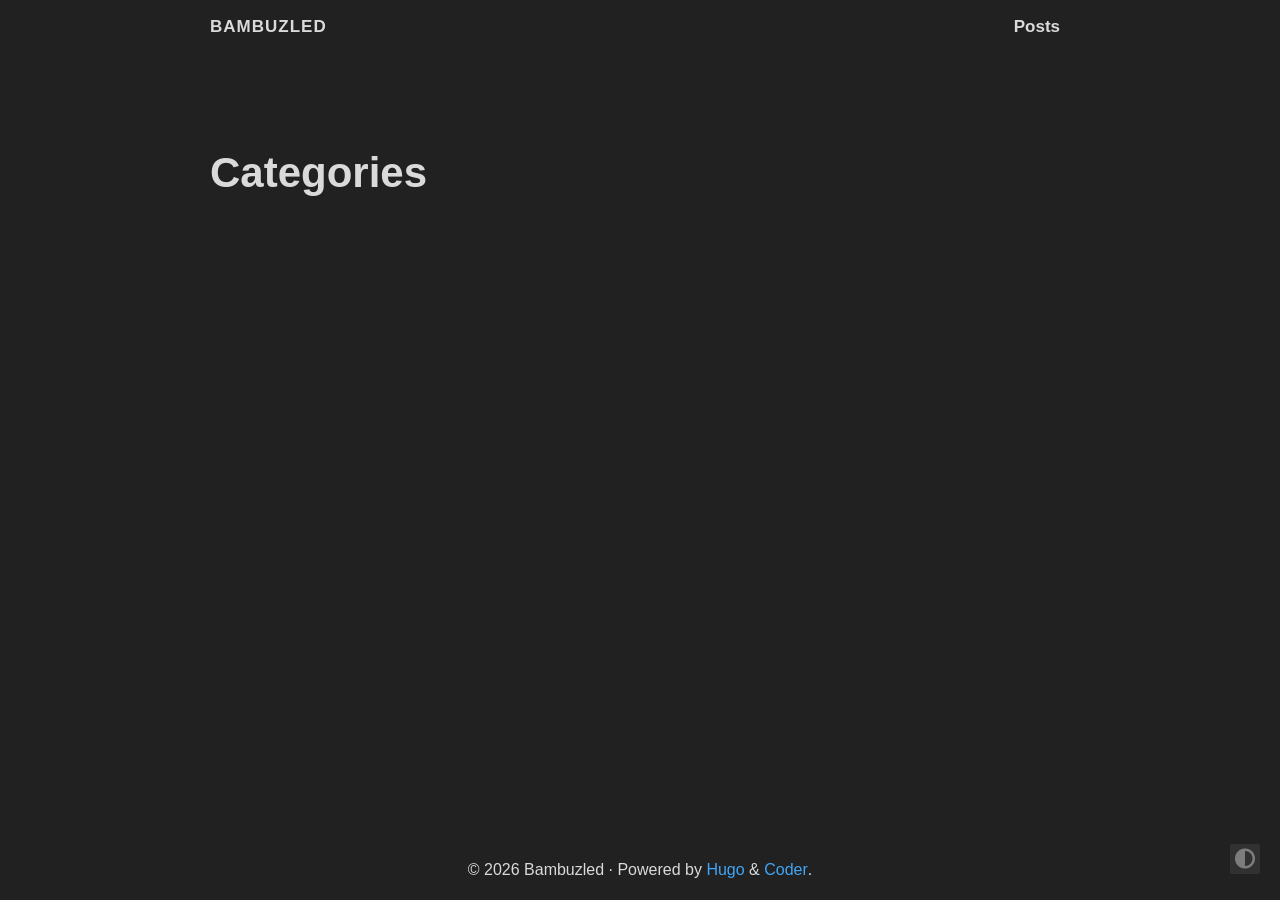
<file: categories/page/1/index.html>
<!DOCTYPE html>
<html lang="en">
	<head>
		<title>https://bambuzled.github.io/categories/</title>
		<link rel="canonical" href="https://bambuzled.github.io/categories/">
		<meta charset="utf-8">
		<meta http-equiv="refresh" content="0; url=https://bambuzled.github.io/categories/">
	</head>
</html>
</file>
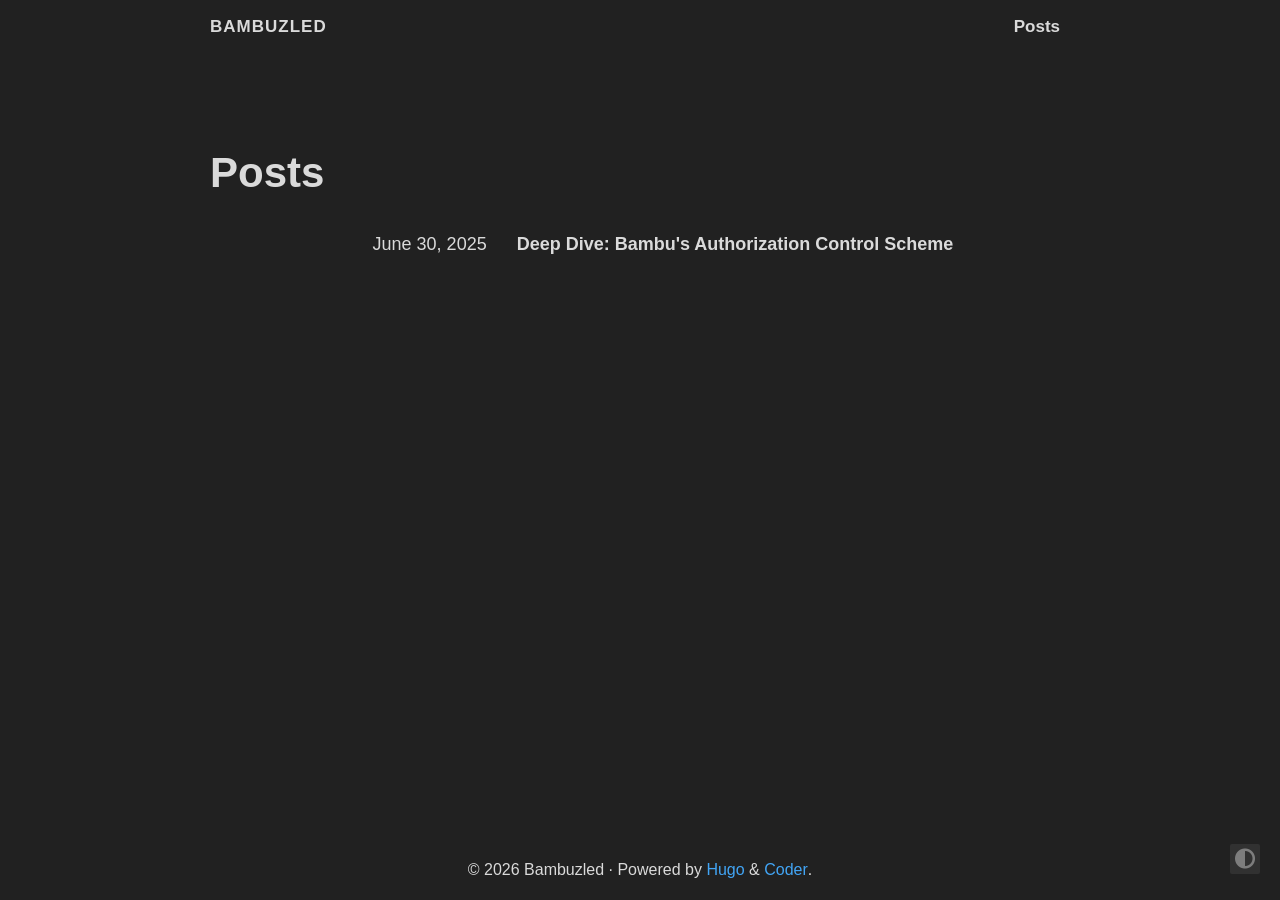
<file: posts/page/1/index.html>
<!DOCTYPE html>
<html lang="en">
	<head>
		<title>https://bambuzled.github.io/posts/</title>
		<link rel="canonical" href="https://bambuzled.github.io/posts/">
		<meta charset="utf-8">
		<meta http-equiv="refresh" content="0; url=https://bambuzled.github.io/posts/">
	</head>
</html>
</file>
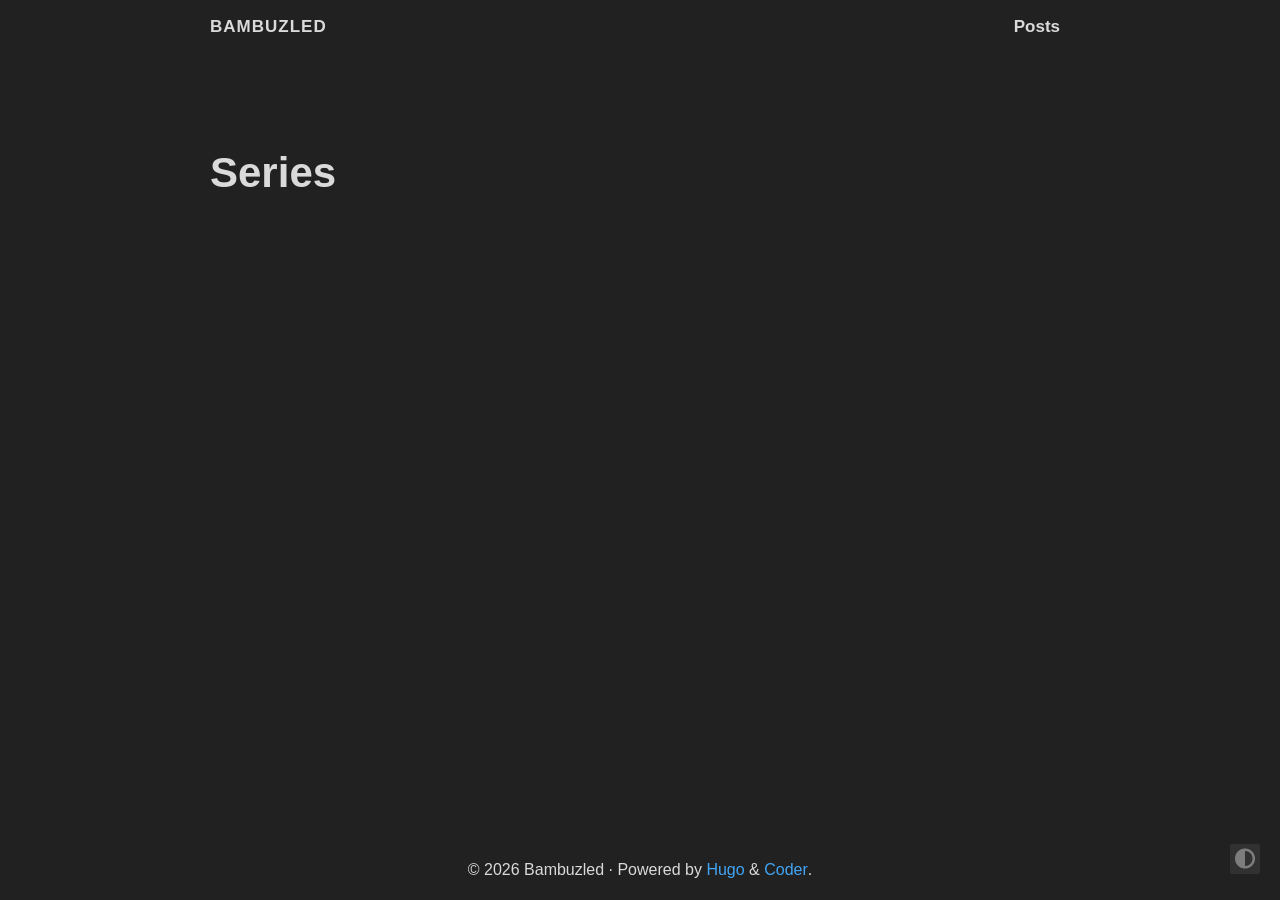
<file: series/page/1/index.html>
<!DOCTYPE html>
<html lang="en">
	<head>
		<title>https://bambuzled.github.io/series/</title>
		<link rel="canonical" href="https://bambuzled.github.io/series/">
		<meta charset="utf-8">
		<meta http-equiv="refresh" content="0; url=https://bambuzled.github.io/series/">
	</head>
</html>
</file>
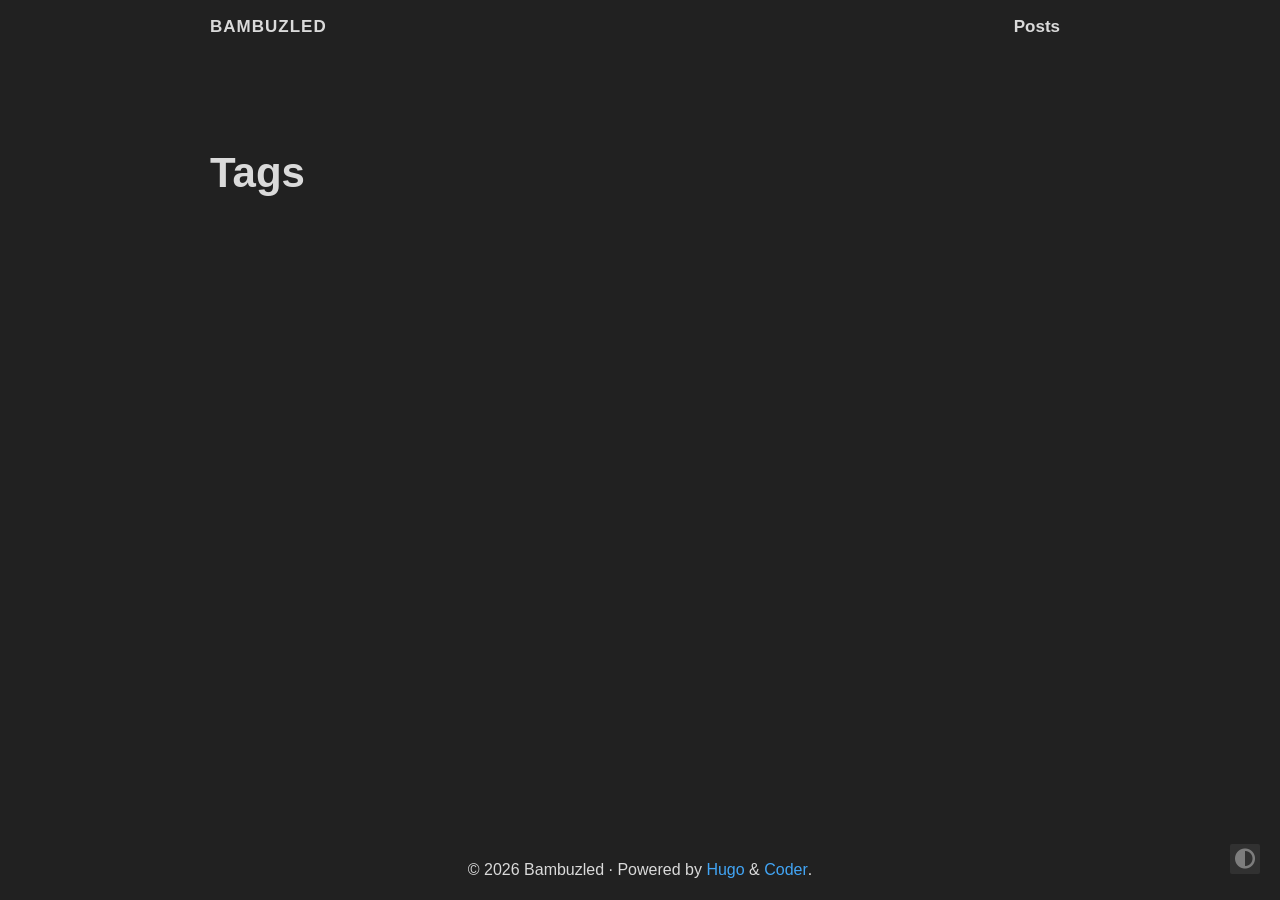
<file: tags/page/1/index.html>
<!DOCTYPE html>
<html lang="en">
	<head>
		<title>https://bambuzled.github.io/tags/</title>
		<link rel="canonical" href="https://bambuzled.github.io/tags/">
		<meta charset="utf-8">
		<meta http-equiv="refresh" content="0; url=https://bambuzled.github.io/tags/">
	</head>
</html>
</file>
<file: css/coder-dark.min.ad48f476275974885bdc03d5251e3cdbe1678c54a63ff772376b0ed2adc468dd.css>
body.colorscheme-dark{color:#dadada;background-color:#212121}body.colorscheme-dark a{color:#42a5f5}body.colorscheme-dark h1,body.colorscheme-dark h2,body.colorscheme-dark h3,body.colorscheme-dark h4,body.colorscheme-dark h5,body.colorscheme-dark h6{color:#dadada}body.colorscheme-dark h1:hover .heading-link,body.colorscheme-dark h2:hover .heading-link,body.colorscheme-dark h3:hover .heading-link,body.colorscheme-dark h4:hover .heading-link,body.colorscheme-dark h5:hover .heading-link,body.colorscheme-dark h6:hover .heading-link{visibility:visible}body.colorscheme-dark h1 .heading-link,body.colorscheme-dark h2 .heading-link,body.colorscheme-dark h3 .heading-link,body.colorscheme-dark h4 .heading-link,body.colorscheme-dark h5 .heading-link,body.colorscheme-dark h6 .heading-link{color:#42a5f5;font-weight:inherit;text-decoration:none;font-size:80%;visibility:hidden}body.colorscheme-dark h1 .title-link,body.colorscheme-dark h2 .title-link,body.colorscheme-dark h3 .title-link,body.colorscheme-dark h4 .title-link,body.colorscheme-dark h5 .title-link,body.colorscheme-dark h6 .title-link{color:inherit;font-weight:inherit;text-decoration:none}body.colorscheme-dark pre code{background-color:inherit;color:inherit}body.colorscheme-dark code{background-color:#4f4f4f;color:#dadada}body.colorscheme-dark blockquote{border-left:2px solid #424242}body.colorscheme-dark th,body.colorscheme-dark td{padding:1.6rem}body.colorscheme-dark table{border-collapse:collapse}body.colorscheme-dark table td,body.colorscheme-dark table th{border:2px solid #dadada}body.colorscheme-dark table tr:first-child th{border-top:0}body.colorscheme-dark table tr:last-child td{border-bottom:0}body.colorscheme-dark table tr td:first-child,body.colorscheme-dark table tr th:first-child{border-left:0}body.colorscheme-dark table tr td:last-child,body.colorscheme-dark table tr th:last-child{border-right:0}@media(prefers-color-scheme:dark){body.colorscheme-auto{color:#dadada;background-color:#212121}body.colorscheme-auto a{color:#42a5f5}body.colorscheme-auto h1,body.colorscheme-auto h2,body.colorscheme-auto h3,body.colorscheme-auto h4,body.colorscheme-auto h5,body.colorscheme-auto h6{color:#dadada}body.colorscheme-auto h1:hover .heading-link,body.colorscheme-auto h2:hover .heading-link,body.colorscheme-auto h3:hover .heading-link,body.colorscheme-auto h4:hover .heading-link,body.colorscheme-auto h5:hover .heading-link,body.colorscheme-auto h6:hover .heading-link{visibility:visible}body.colorscheme-auto h1 .heading-link,body.colorscheme-auto h2 .heading-link,body.colorscheme-auto h3 .heading-link,body.colorscheme-auto h4 .heading-link,body.colorscheme-auto h5 .heading-link,body.colorscheme-auto h6 .heading-link{color:#42a5f5;font-weight:inherit;text-decoration:none;font-size:80%;visibility:hidden}body.colorscheme-auto h1 .title-link,body.colorscheme-auto h2 .title-link,body.colorscheme-auto h3 .title-link,body.colorscheme-auto h4 .title-link,body.colorscheme-auto h5 .title-link,body.colorscheme-auto h6 .title-link{color:inherit;font-weight:inherit;text-decoration:none}body.colorscheme-auto pre code{background-color:inherit;color:inherit}body.colorscheme-auto code{background-color:#4f4f4f;color:#dadada}body.colorscheme-auto blockquote{border-left:2px solid #424242}body.colorscheme-auto th,body.colorscheme-auto td{padding:1.6rem}body.colorscheme-auto table{border-collapse:collapse}body.colorscheme-auto table td,body.colorscheme-auto table th{border:2px solid #dadada}body.colorscheme-auto table tr:first-child th{border-top:0}body.colorscheme-auto table tr:last-child td{border-bottom:0}body.colorscheme-auto table tr td:first-child,body.colorscheme-auto table tr th:first-child{border-left:0}body.colorscheme-auto table tr td:last-child,body.colorscheme-auto table tr th:last-child{border-right:0}}body.colorscheme-dark .content .post .tags .tag{background-color:#424242}body.colorscheme-dark .content .post .tags .tag a{color:#dadada}body.colorscheme-dark .content .post .tags .tag a:active{color:#dadada}body.colorscheme-dark .content .list ul li .title{color:#dadada}body.colorscheme-dark .content .list ul li .title:hover,body.colorscheme-dark .content .list ul li .title:focus{color:#42a5f5}body.colorscheme-dark .content .centered .about ul li a{color:#dadada}body.colorscheme-dark .content .centered .about ul li a:hover,body.colorscheme-dark .content .centered .about ul li a:focus{color:#42a5f5}@media(prefers-color-scheme:dark){body.colorscheme-auto .content .post .tags .tag{background-color:#424242}body.colorscheme-auto .content .post .tags .tag a{color:#dadada}body.colorscheme-auto .content .post .tags .tag a:active{color:#dadada}body.colorscheme-auto .content .list ul li .title{color:#dadada}body.colorscheme-auto .content .list ul li .title:hover,body.colorscheme-auto .content .list ul li .title:focus{color:#42a5f5}body.colorscheme-auto .content .centered .about ul li a{color:#dadada}body.colorscheme-auto .content .centered .about ul li a:hover,body.colorscheme-auto .content .centered .about ul li a:focus{color:#42a5f5}}body.colorscheme-dark .notice .notice-title{border-bottom:1px solid #212121}@media(prefers-color-scheme:dark){body.colorscheme-auto .notice .notice-title{border-bottom:1px solid #212121}}body.colorscheme-dark .navigation a,body.colorscheme-dark .navigation span{color:#dadada}body.colorscheme-dark .navigation a:hover,body.colorscheme-dark .navigation a:focus{color:#42a5f5}@media only screen and (max-width:768px){body.colorscheme-dark .navigation .navigation-list{background-color:#212121;border-top:solid 2px #424242;border-bottom:solid 2px #424242}}@media only screen and (max-width:768px){body.colorscheme-dark .navigation .navigation-list .menu-separator{border-top:2px solid #dadada}}@media only screen and (max-width:768px){body.colorscheme-dark .navigation #menu-toggle:checked+label>i{color:#424242}}body.colorscheme-dark .navigation i{color:#dadada}body.colorscheme-dark .navigation i:hover,body.colorscheme-dark .navigation i:focus{color:#42a5f5}body.colorscheme-dark .navigation .menu-button i:hover,body.colorscheme-dark .navigation .menu-button i:focus{color:#dadada}@media(prefers-color-scheme:dark){body.colorscheme-auto .navigation a,body.colorscheme-auto .navigation span{color:#dadada}body.colorscheme-auto .navigation a:hover,body.colorscheme-auto .navigation a:focus{color:#42a5f5}}@media only screen and (prefers-color-scheme:dark) and (max-width:768px){body.colorscheme-auto .navigation .navigation-list{background-color:#212121;border-top:solid 2px #424242;border-bottom:solid 2px #424242}}@media only screen and (prefers-color-scheme:dark) and (max-width:768px){body.colorscheme-auto .navigation .navigation-list .menu-separator{border-top:2px solid #dadada}}@media only screen and (prefers-color-scheme:dark) and (max-width:768px){body.colorscheme-auto .navigation #menu-toggle:checked+label>i{color:#424242}}@media(prefers-color-scheme:dark){body.colorscheme-auto .navigation i{color:#dadada}body.colorscheme-auto .navigation i:hover,body.colorscheme-auto .navigation i:focus{color:#42a5f5}body.colorscheme-auto .navigation .menu-button i:hover,body.colorscheme-auto .navigation .menu-button i:focus{color:#dadada}}body.colorscheme-dark .tabs label.tab-label{background-color:#424242;border-color:#4f4f4f}body.colorscheme-dark .tabs input.tab-input:checked+label.tab-label{background-color:#212121}body.colorscheme-dark .tabs .tab-content{background-color:#212121;border-color:#4f4f4f}@media(prefers-color-scheme:dark){body.colorscheme-auto .tabs label.tab-label{background-color:#424242;border-color:#4f4f4f}body.colorscheme-auto .tabs input.tab-input:checked+label.tab-label{background-color:#212121}body.colorscheme-auto .tabs .tab-content{background-color:#212121;border-color:#4f4f4f}}body.colorscheme-dark .taxonomy-element{background-color:#424242}body.colorscheme-dark .taxonomy-element a{color:#dadada}body.colorscheme-dark .taxonomy-element a:active{color:#dadada}@media(prefers-color-scheme:dark){body.colorscheme-auto .taxonomy-element{background-color:#424242}body.colorscheme-auto .taxonomy-element a{color:#dadada}body.colorscheme-auto .taxonomy-element a:active{color:#dadada}}body.colorscheme-dark .footer a{color:#42a5f5}@media(prefers-color-scheme:dark){body.colorscheme-auto .footer a{color:#42a5f5}}body.colorscheme-dark .float-container a{color:#dadada;background-color:#424242}body.colorscheme-dark .float-container a:hover,body.colorscheme-dark .float-container a:focus{color:#42a5f5}@media only screen and (max-width:768px){body.colorscheme-dark .float-container a:hover,body.colorscheme-dark .float-container a:focus{color:#dadada}}@media(prefers-color-scheme:dark){body.colorscheme-auto .float-container a{color:#dadada;background-color:#424242}body.colorscheme-auto .float-container a:hover,body.colorscheme-auto .float-container a:focus{color:#42a5f5}}@media only screen and (prefers-color-scheme:dark) and (max-width:768px){body.colorscheme-auto .float-container a:hover,body.colorscheme-auto .float-container a:focus{color:#dadada}}body.colorscheme-dark .bg{color:#c9d1d9;background-color:#0d1117}body.colorscheme-dark .chroma{color:#c9d1d9;background-color:#0d1117}body.colorscheme-dark .chroma .err{color:#f85149}body.colorscheme-dark .chroma .lnlinks{outline:none;text-decoration:none;color:inherit}body.colorscheme-dark .chroma .lntd{vertical-align:top;padding:0;margin:0;border:0}body.colorscheme-dark .chroma .lntable{border-spacing:0;padding:0;margin:0;border:0}body.colorscheme-dark .chroma .hl{background-color:#ffc}body.colorscheme-dark .chroma .lnt{white-space:pre;user-select:none;margin-right:.4em;padding:0 .4em;color:#64686c}body.colorscheme-dark .chroma .ln{white-space:pre;user-select:none;margin-right:.4em;padding:0 .4em;color:#6e7681}body.colorscheme-dark .chroma .line{display:flex}body.colorscheme-dark .chroma .k{color:#ff7b72}body.colorscheme-dark .chroma .kc{color:#79c0ff}body.colorscheme-dark .chroma .kd{color:#ff7b72}body.colorscheme-dark .chroma .kn{color:#ff7b72}body.colorscheme-dark .chroma .kp{color:#79c0ff}body.colorscheme-dark .chroma .kr{color:#ff7b72}body.colorscheme-dark .chroma .kt{color:#ff7b72}body.colorscheme-dark .chroma .nc{color:#f0883e;font-weight:700}body.colorscheme-dark .chroma .no{color:#79c0ff;font-weight:700}body.colorscheme-dark .chroma .nd{color:#d2a8ff;font-weight:700}body.colorscheme-dark .chroma .ni{color:#ffa657}body.colorscheme-dark .chroma .ne{color:#f0883e;font-weight:700}body.colorscheme-dark .chroma .nf{color:#d2a8ff;font-weight:700}body.colorscheme-dark .chroma .nl{color:#79c0ff;font-weight:700}body.colorscheme-dark .chroma .nn{color:#ff7b72}body.colorscheme-dark .chroma .py{color:#79c0ff}body.colorscheme-dark .chroma .nt{color:#7ee787}body.colorscheme-dark .chroma .nv{color:#79c0ff}body.colorscheme-dark .chroma .l{color:#a5d6ff}body.colorscheme-dark .chroma .ld{color:#79c0ff}body.colorscheme-dark .chroma .s{color:#a5d6ff}body.colorscheme-dark .chroma .sa{color:#79c0ff}body.colorscheme-dark .chroma .sb{color:#a5d6ff}body.colorscheme-dark .chroma .sc{color:#a5d6ff}body.colorscheme-dark .chroma .dl{color:#79c0ff}body.colorscheme-dark .chroma .sd{color:#a5d6ff}body.colorscheme-dark .chroma .s2{color:#a5d6ff}body.colorscheme-dark .chroma .se{color:#79c0ff}body.colorscheme-dark .chroma .sh{color:#79c0ff}body.colorscheme-dark .chroma .si{color:#a5d6ff}body.colorscheme-dark .chroma .sx{color:#a5d6ff}body.colorscheme-dark .chroma .sr{color:#79c0ff}body.colorscheme-dark .chroma .s1{color:#a5d6ff}body.colorscheme-dark .chroma .ss{color:#a5d6ff}body.colorscheme-dark .chroma .m{color:#a5d6ff}body.colorscheme-dark .chroma .mb{color:#a5d6ff}body.colorscheme-dark .chroma .mf{color:#a5d6ff}body.colorscheme-dark .chroma .mh{color:#a5d6ff}body.colorscheme-dark .chroma .mi{color:#a5d6ff}body.colorscheme-dark .chroma .il{color:#a5d6ff}body.colorscheme-dark .chroma .mo{color:#a5d6ff}body.colorscheme-dark .chroma .o{color:#ff7b72;font-weight:700}body.colorscheme-dark .chroma .ow{color:#ff7b72;font-weight:700}body.colorscheme-dark .chroma .c{color:#8b949e;font-style:italic}body.colorscheme-dark .chroma .ch{color:#8b949e;font-style:italic}body.colorscheme-dark .chroma .cm{color:#8b949e;font-style:italic}body.colorscheme-dark .chroma .c1{color:#8b949e;font-style:italic}body.colorscheme-dark .chroma .cs{color:#8b949e;font-weight:700;font-style:italic}body.colorscheme-dark .chroma .cp{color:#8b949e;font-weight:700;font-style:italic}body.colorscheme-dark .chroma .cpf{color:#8b949e;font-weight:700;font-style:italic}body.colorscheme-dark .chroma .gd{color:#ffa198;background-color:#490202}body.colorscheme-dark .chroma .ge{font-style:italic}body.colorscheme-dark .chroma .gr{color:#ffa198}body.colorscheme-dark .chroma .gh{color:#79c0ff;font-weight:700}body.colorscheme-dark .chroma .gi{color:#56d364;background-color:#0f5323}body.colorscheme-dark .chroma .go{color:#8b949e}body.colorscheme-dark .chroma .gp{color:#8b949e}body.colorscheme-dark .chroma .gs{font-weight:700}body.colorscheme-dark .chroma .gu{color:#79c0ff}body.colorscheme-dark .chroma .gt{color:#ff7b72}body.colorscheme-dark .chroma .gl{text-decoration:underline}body.colorscheme-dark .chroma .w{color:#6e7681}@media(prefers-color-scheme:dark){body.colorscheme-auto .bg{color:#c9d1d9;background-color:#0d1117}body.colorscheme-auto .chroma{color:#c9d1d9;background-color:#0d1117}body.colorscheme-auto .chroma .err{color:#f85149}body.colorscheme-auto .chroma .lnlinks{outline:none;text-decoration:none;color:inherit}body.colorscheme-auto .chroma .lntd{vertical-align:top;padding:0;margin:0;border:0}body.colorscheme-auto .chroma .lntable{border-spacing:0;padding:0;margin:0;border:0}body.colorscheme-auto .chroma .hl{background-color:#ffc}body.colorscheme-auto .chroma .lnt{white-space:pre;user-select:none;margin-right:.4em;padding:0 .4em;color:#64686c}body.colorscheme-auto .chroma .ln{white-space:pre;user-select:none;margin-right:.4em;padding:0 .4em;color:#6e7681}body.colorscheme-auto .chroma .line{display:flex}body.colorscheme-auto .chroma .k{color:#ff7b72}body.colorscheme-auto .chroma .kc{color:#79c0ff}body.colorscheme-auto .chroma .kd{color:#ff7b72}body.colorscheme-auto .chroma .kn{color:#ff7b72}body.colorscheme-auto .chroma .kp{color:#79c0ff}body.colorscheme-auto .chroma .kr{color:#ff7b72}body.colorscheme-auto .chroma .kt{color:#ff7b72}body.colorscheme-auto .chroma .nc{color:#f0883e;font-weight:700}body.colorscheme-auto .chroma .no{color:#79c0ff;font-weight:700}body.colorscheme-auto .chroma .nd{color:#d2a8ff;font-weight:700}body.colorscheme-auto .chroma .ni{color:#ffa657}body.colorscheme-auto .chroma .ne{color:#f0883e;font-weight:700}body.colorscheme-auto .chroma .nf{color:#d2a8ff;font-weight:700}body.colorscheme-auto .chroma .nl{color:#79c0ff;font-weight:700}body.colorscheme-auto .chroma .nn{color:#ff7b72}body.colorscheme-auto .chroma .py{color:#79c0ff}body.colorscheme-auto .chroma .nt{color:#7ee787}body.colorscheme-auto .chroma .nv{color:#79c0ff}body.colorscheme-auto .chroma .l{color:#a5d6ff}body.colorscheme-auto .chroma .ld{color:#79c0ff}body.colorscheme-auto .chroma .s{color:#a5d6ff}body.colorscheme-auto .chroma .sa{color:#79c0ff}body.colorscheme-auto .chroma .sb{color:#a5d6ff}body.colorscheme-auto .chroma .sc{color:#a5d6ff}body.colorscheme-auto .chroma .dl{color:#79c0ff}body.colorscheme-auto .chroma .sd{color:#a5d6ff}body.colorscheme-auto .chroma .s2{color:#a5d6ff}body.colorscheme-auto .chroma .se{color:#79c0ff}body.colorscheme-auto .chroma .sh{color:#79c0ff}body.colorscheme-auto .chroma .si{color:#a5d6ff}body.colorscheme-auto .chroma .sx{color:#a5d6ff}body.colorscheme-auto .chroma .sr{color:#79c0ff}body.colorscheme-auto .chroma .s1{color:#a5d6ff}body.colorscheme-auto .chroma .ss{color:#a5d6ff}body.colorscheme-auto .chroma .m{color:#a5d6ff}body.colorscheme-auto .chroma .mb{color:#a5d6ff}body.colorscheme-auto .chroma .mf{color:#a5d6ff}body.colorscheme-auto .chroma .mh{color:#a5d6ff}body.colorscheme-auto .chroma .mi{color:#a5d6ff}body.colorscheme-auto .chroma .il{color:#a5d6ff}body.colorscheme-auto .chroma .mo{color:#a5d6ff}body.colorscheme-auto .chroma .o{color:#ff7b72;font-weight:700}body.colorscheme-auto .chroma .ow{color:#ff7b72;font-weight:700}body.colorscheme-auto .chroma .c{color:#8b949e;font-style:italic}body.colorscheme-auto .chroma .ch{color:#8b949e;font-style:italic}body.colorscheme-auto .chroma .cm{color:#8b949e;font-style:italic}body.colorscheme-auto .chroma .c1{color:#8b949e;font-style:italic}body.colorscheme-auto .chroma .cs{color:#8b949e;font-weight:700;font-style:italic}body.colorscheme-auto .chroma .cp{color:#8b949e;font-weight:700;font-style:italic}body.colorscheme-auto .chroma .cpf{color:#8b949e;font-weight:700;font-style:italic}body.colorscheme-auto .chroma .gd{color:#ffa198;background-color:#490202}body.colorscheme-auto .chroma .ge{font-style:italic}body.colorscheme-auto .chroma .gr{color:#ffa198}body.colorscheme-auto .chroma .gh{color:#79c0ff;font-weight:700}body.colorscheme-auto .chroma .gi{color:#56d364;background-color:#0f5323}body.colorscheme-auto .chroma .go{color:#8b949e}body.colorscheme-auto .chroma .gp{color:#8b949e}body.colorscheme-auto .chroma .gs{font-weight:700}body.colorscheme-auto .chroma .gu{color:#79c0ff}body.colorscheme-auto .chroma .gt{color:#ff7b72}body.colorscheme-auto .chroma .gl{text-decoration:underline}body.colorscheme-auto .chroma .w{color:#6e7681}}
</file>
<file: css/coder.min.070d3ea2646067b00c83588fed23d7e29f141ff7ed80efd3c3074fbf4206f321.css>
@charset "UTF-8";/*!normalize.css v8.0.1 | MIT License | github.com/necolas/normalize.css*/html{line-height:1.15;-webkit-text-size-adjust:100%}body{margin:0}main{display:block}h1{font-size:2em;margin:.67em 0}hr{box-sizing:content-box;height:0;overflow:visible}pre{font-family:monospace,monospace;font-size:1em}a{background-color:initial;word-wrap:break-word}abbr[title]{border-bottom:none;text-decoration:underline;text-decoration:underline dotted}b,strong{font-weight:bolder}code,kbd,samp{font-family:monospace,monospace;font-size:1em}small{font-size:80%}sub,sup{font-size:75%;line-height:0;position:relative;vertical-align:baseline}sub{bottom:-.25em}sup{top:-.5em}img{border-style:none}button,input,optgroup,select,textarea{font-family:inherit;font-size:100%;line-height:1.15;margin:0}button,input{overflow:visible}button,select{text-transform:none}button,[type=button],[type=reset],[type=submit]{-webkit-appearance:button}button::-moz-focus-inner,[type=button]::-moz-focus-inner,[type=reset]::-moz-focus-inner,[type=submit]::-moz-focus-inner{border-style:none;padding:0}button:-moz-focusring,[type=button]:-moz-focusring,[type=reset]:-moz-focusring,[type=submit]:-moz-focusring{outline:1px dotted ButtonText}fieldset{padding:.35em .75em .625em}legend{box-sizing:border-box;color:inherit;display:table;max-width:100%;padding:0;white-space:normal}progress{vertical-align:baseline}textarea{overflow:auto}[type=checkbox],[type=radio]{box-sizing:border-box;padding:0}[type=number]::-webkit-inner-spin-button,[type=number]::-webkit-outer-spin-button{height:auto}[type=search]{-webkit-appearance:textfield;outline-offset:-2px}[type=search]::-webkit-search-decoration{-webkit-appearance:none}::-webkit-file-upload-button{-webkit-appearance:button;font:inherit}details{display:block}summary{display:list-item}template{display:none}[hidden]{display:none}/*!* Font Awesome Free 6.7.2 by @fontawesome - https://fontawesome.com
* License - https://fontawesome.com/license/free (Icons: CC BY 4.0, Fonts: SIL OFL 1.1, Code: MIT License)
* Copyright 2024 Fonticons, Inc.*/.fa{font-family:var(--fa-style-family,"Font Awesome 6 Free");font-weight:var(--fa-style,900)}.fas,.far,.fab,.fa-solid,.content article a:where(.external-link):not(:has(img)):after,.fa-regular,.fa-brands,.fa{-moz-osx-font-smoothing:grayscale;-webkit-font-smoothing:antialiased;display:var(--fa-display,inline-block);font-style:normal;font-variant:normal;line-height:1;text-rendering:auto}.fas::before,.far::before,.fab::before,.fa-solid::before,.fa-regular::before,.fa-brands::before,.fa::before{content:var(--fa)}.fa-classic,.fas,.fa-solid,.content article a:where(.external-link):not(:has(img)):after,.far,.fa-regular{font-family:'font awesome 6 free'}.fa-brands,.fab{font-family:'font awesome 6 brands'}.content article a:where(.external-link):not(:has(img)):after{-webkit-font-smoothing:antialiased;-moz-osx-font-smoothing:grayscale;display:inline-block;font-style:normal;font-variant:normal;font-weight:400;line-height:1}.fa-1x{font-size:1em}.fa-2x{font-size:2em}.fa-3x{font-size:3em}.fa-4x{font-size:4em}.fa-5x{font-size:5em}.fa-6x{font-size:6em}.fa-7x{font-size:7em}.fa-8x{font-size:8em}.fa-9x{font-size:9em}.fa-10x{font-size:10em}.fa-2xs{font-size:.625em;line-height:.1em;vertical-align:.225em}.fa-xs{font-size:.75em;line-height:.08333333em;vertical-align:.125em}.fa-sm{font-size:.875em;line-height:.07142857em;vertical-align:.05357143em}.fa-lg{font-size:1.25em;line-height:.05em;vertical-align:-.075em}.fa-xl{font-size:1.5em;line-height:.04166667em;vertical-align:-.125em}.fa-2xl{font-size:2em;line-height:.03125em;vertical-align:-.1875em}.fa-fw{text-align:center;width:1.25em}.fa-ul{list-style-type:none;margin-left:var(--fa-li-margin,2.5em);padding-left:0}.fa-ul>li{position:relative}.fa-li{left:calc(-1 * var(--fa-li-width,2em));position:absolute;text-align:center;width:var(--fa-li-width,2em);line-height:inherit}.fa-border{border-color:var(--fa-border-color,#eee);border-radius:var(--fa-border-radius,.1em);border-style:var(--fa-border-style,solid);border-width:var(--fa-border-width,.08em);padding:var(--fa-border-padding,.2em .25em .15em)}.fa-pull-left{float:left;margin-right:var(--fa-pull-margin,.3em)}.fa-pull-right{float:right;margin-left:var(--fa-pull-margin,.3em)}.fa-beat{animation-name:fa-beat;animation-delay:var(--fa-animation-delay,0s);animation-direction:var(--fa-animation-direction,normal);animation-duration:var(--fa-animation-duration,1s);animation-iteration-count:var(--fa-animation-iteration-count,infinite);animation-timing-function:var(--fa-animation-timing,ease-in-out)}.fa-bounce{animation-name:fa-bounce;animation-delay:var(--fa-animation-delay,0s);animation-direction:var(--fa-animation-direction,normal);animation-duration:var(--fa-animation-duration,1s);animation-iteration-count:var(--fa-animation-iteration-count,infinite);animation-timing-function:var(--fa-animation-timing,cubic-bezier(.28,.84,.42,1))}.fa-fade{animation-name:fa-fade;animation-delay:var(--fa-animation-delay,0s);animation-direction:var(--fa-animation-direction,normal);animation-duration:var(--fa-animation-duration,1s);animation-iteration-count:var(--fa-animation-iteration-count,infinite);animation-timing-function:var(--fa-animation-timing,cubic-bezier(.4,0,.6,1))}.fa-beat-fade{animation-name:fa-beat-fade;animation-delay:var(--fa-animation-delay,0s);animation-direction:var(--fa-animation-direction,normal);animation-duration:var(--fa-animation-duration,1s);animation-iteration-count:var(--fa-animation-iteration-count,infinite);animation-timing-function:var(--fa-animation-timing,cubic-bezier(.4,0,.6,1))}.fa-flip{animation-name:fa-flip;animation-delay:var(--fa-animation-delay,0s);animation-direction:var(--fa-animation-direction,normal);animation-duration:var(--fa-animation-duration,1s);animation-iteration-count:var(--fa-animation-iteration-count,infinite);animation-timing-function:var(--fa-animation-timing,ease-in-out)}.fa-shake{animation-name:fa-shake;animation-delay:var(--fa-animation-delay,0s);animation-direction:var(--fa-animation-direction,normal);animation-duration:var(--fa-animation-duration,1s);animation-iteration-count:var(--fa-animation-iteration-count,infinite);animation-timing-function:var(--fa-animation-timing,linear)}.fa-spin{animation-name:fa-spin;animation-delay:var(--fa-animation-delay,0s);animation-direction:var(--fa-animation-direction,normal);animation-duration:var(--fa-animation-duration,2s);animation-iteration-count:var(--fa-animation-iteration-count,infinite);animation-timing-function:var(--fa-animation-timing,linear)}.fa-spin-reverse{--fa-animation-direction:reverse}.fa-pulse,.fa-spin-pulse{animation-name:fa-spin;animation-direction:var(--fa-animation-direction,normal);animation-duration:var(--fa-animation-duration,1s);animation-iteration-count:var(--fa-animation-iteration-count,infinite);animation-timing-function:var(--fa-animation-timing,steps(8))}@media(prefers-reduced-motion:reduce){.fa-beat,.fa-bounce,.fa-fade,.fa-beat-fade,.fa-flip,.fa-pulse,.fa-shake,.fa-spin,.fa-spin-pulse{animation-delay:-1ms;animation-duration:1ms;animation-iteration-count:1;transition-delay:0s;transition-duration:0s}}@keyframes fa-beat{0%,90%{transform:scale(1)}45%{transform:scale(var(--fa-beat-scale,1.25))}}@keyframes fa-bounce{0%{transform:scale(1,1)translateY(0)}10%{transform:scale(var(--fa-bounce-start-scale-x,1.1),var(--fa-bounce-start-scale-y,.9))translateY(0)}30%{transform:scale(var(--fa-bounce-jump-scale-x,.9),var(--fa-bounce-jump-scale-y,1.1))translateY(var(--fa-bounce-height,-.5em))}50%{transform:scale(var(--fa-bounce-land-scale-x,1.05),var(--fa-bounce-land-scale-y,.95))translateY(0)}57%{transform:scale(1,1)translateY(var(--fa-bounce-rebound,-.125em))}64%{transform:scale(1,1)translateY(0)}100%{transform:scale(1,1)translateY(0)}}@keyframes fa-fade{50%{opacity:var(--fa-fade-opacity,.4)}}@keyframes fa-beat-fade{0%,100%{opacity:var(--fa-beat-fade-opacity,.4);transform:scale(1)}50%{opacity:1;transform:scale(var(--fa-beat-fade-scale,1.125))}}@keyframes fa-flip{50%{transform:rotate3d(var(--fa-flip-x,0),var(--fa-flip-y,1),var(--fa-flip-z,0),var(--fa-flip-angle,-180deg))}}@keyframes fa-shake{0%{transform:rotate(-15deg)}4%{transform:rotate(15deg)}8%,24%{transform:rotate(-18deg)}12%,28%{transform:rotate(18deg)}16%{transform:rotate(-22deg)}20%{transform:rotate(22deg)}32%{transform:rotate(-12deg)}36%{transform:rotate(12deg)}40%,100%{transform:rotate(0)}}@keyframes fa-spin{0%{transform:rotate(0)}100%{transform:rotate(360deg)}}.fa-rotate-90{transform:rotate(90deg)}.fa-rotate-180{transform:rotate(180deg)}.fa-rotate-270{transform:rotate(270deg)}.fa-flip-horizontal{transform:scale(-1,1)}.fa-flip-vertical{transform:scale(1,-1)}.fa-flip-both,.fa-flip-horizontal.fa-flip-vertical{transform:scale(-1,-1)}.fa-rotate-by{transform:rotate(var(--fa-rotate-angle,0))}.fa-stack{display:inline-block;height:2em;line-height:2em;position:relative;vertical-align:middle;width:2.5em}.fa-stack-1x,.fa-stack-2x{left:0;position:absolute;text-align:center;width:100%;z-index:var(--fa-stack-z-index,auto)}.fa-stack-1x{line-height:inherit}.fa-stack-2x{font-size:2em}.fa-inverse{color:var(--fa-inverse,#fff)}.fa-0{--fa:"\30"}.fa-1{--fa:"\31"}.fa-2{--fa:"\32"}.fa-3{--fa:"\33"}.fa-4{--fa:"\34"}.fa-5{--fa:"\35"}.fa-6{--fa:"\36"}.fa-7{--fa:"\37"}.fa-8{--fa:"\38"}.fa-9{--fa:"\39"}.fa-fill-drip{--fa:"\f576"}.fa-arrows-to-circle{--fa:"\e4bd"}.fa-circle-chevron-right{--fa:"\f138"}.fa-chevron-circle-right{--fa:"\f138"}.fa-at{--fa:"\40"}.fa-trash-can{--fa:"\f2ed"}.fa-trash-alt{--fa:"\f2ed"}.fa-text-height{--fa:"\f034"}.fa-user-xmark{--fa:"\f235"}.fa-user-times{--fa:"\f235"}.fa-stethoscope{--fa:"\f0f1"}.fa-message{--fa:"\f27a"}.fa-comment-alt{--fa:"\f27a"}.fa-info{--fa:"\f129"}.fa-down-left-and-up-right-to-center{--fa:"\f422"}.fa-compress-alt{--fa:"\f422"}.fa-explosion{--fa:"\e4e9"}.fa-file-lines{--fa:"\f15c"}.fa-file-alt{--fa:"\f15c"}.fa-file-text{--fa:"\f15c"}.fa-wave-square{--fa:"\f83e"}.fa-ring{--fa:"\f70b"}.fa-building-un{--fa:"\e4d9"}.fa-dice-three{--fa:"\f527"}.fa-calendar-days{--fa:"\f073"}.fa-calendar-alt{--fa:"\f073"}.fa-anchor-circle-check{--fa:"\e4aa"}.fa-building-circle-arrow-right{--fa:"\e4d1"}.fa-volleyball{--fa:"\f45f"}.fa-volleyball-ball{--fa:"\f45f"}.fa-arrows-up-to-line{--fa:"\e4c2"}.fa-sort-down{--fa:"\f0dd"}.fa-sort-desc{--fa:"\f0dd"}.fa-circle-minus{--fa:"\f056"}.fa-minus-circle{--fa:"\f056"}.fa-door-open{--fa:"\f52b"}.fa-right-from-bracket{--fa:"\f2f5"}.fa-sign-out-alt{--fa:"\f2f5"}.fa-atom{--fa:"\f5d2"}.fa-soap{--fa:"\e06e"}.fa-icons{--fa:"\f86d"}.fa-heart-music-camera-bolt{--fa:"\f86d"}.fa-microphone-lines-slash{--fa:"\f539"}.fa-microphone-alt-slash{--fa:"\f539"}.fa-bridge-circle-check{--fa:"\e4c9"}.fa-pump-medical{--fa:"\e06a"}.fa-fingerprint{--fa:"\f577"}.fa-hand-point-right{--fa:"\f0a4"}.fa-magnifying-glass-location{--fa:"\f689"}.fa-search-location{--fa:"\f689"}.fa-forward-step{--fa:"\f051"}.fa-step-forward{--fa:"\f051"}.fa-face-smile-beam{--fa:"\f5b8"}.fa-smile-beam{--fa:"\f5b8"}.fa-flag-checkered{--fa:"\f11e"}.fa-football{--fa:"\f44e"}.fa-football-ball{--fa:"\f44e"}.fa-school-circle-exclamation{--fa:"\e56c"}.fa-crop{--fa:"\f125"}.fa-angles-down{--fa:"\f103"}.fa-angle-double-down{--fa:"\f103"}.fa-users-rectangle{--fa:"\e594"}.fa-people-roof{--fa:"\e537"}.fa-people-line{--fa:"\e534"}.fa-beer-mug-empty{--fa:"\f0fc"}.fa-beer{--fa:"\f0fc"}.fa-diagram-predecessor{--fa:"\e477"}.fa-arrow-up-long{--fa:"\f176"}.fa-long-arrow-up{--fa:"\f176"}.fa-fire-flame-simple{--fa:"\f46a"}.fa-burn{--fa:"\f46a"}.fa-person{--fa:"\f183"}.fa-male{--fa:"\f183"}.fa-laptop{--fa:"\f109"}.fa-file-csv{--fa:"\f6dd"}.fa-menorah{--fa:"\f676"}.fa-truck-plane{--fa:"\e58f"}.fa-record-vinyl{--fa:"\f8d9"}.fa-face-grin-stars{--fa:"\f587"}.fa-grin-stars{--fa:"\f587"}.fa-bong{--fa:"\f55c"}.fa-spaghetti-monster-flying{--fa:"\f67b"}.fa-pastafarianism{--fa:"\f67b"}.fa-arrow-down-up-across-line{--fa:"\e4af"}.fa-spoon{--fa:"\f2e5"}.fa-utensil-spoon{--fa:"\f2e5"}.fa-jar-wheat{--fa:"\e517"}.fa-envelopes-bulk{--fa:"\f674"}.fa-mail-bulk{--fa:"\f674"}.fa-file-circle-exclamation{--fa:"\e4eb"}.fa-circle-h{--fa:"\f47e"}.fa-hospital-symbol{--fa:"\f47e"}.fa-pager{--fa:"\f815"}.fa-address-book{--fa:"\f2b9"}.fa-contact-book{--fa:"\f2b9"}.fa-strikethrough{--fa:"\f0cc"}.fa-k{--fa:"\4b"}.fa-landmark-flag{--fa:"\e51c"}.fa-pencil{--fa:"\f303"}.fa-pencil-alt{--fa:"\f303"}.fa-backward{--fa:"\f04a"}.fa-caret-right{--fa:"\f0da"}.fa-comments{--fa:"\f086"}.fa-paste{--fa:"\f0ea"}.fa-file-clipboard{--fa:"\f0ea"}.fa-code-pull-request{--fa:"\e13c"}.fa-clipboard-list{--fa:"\f46d"}.fa-truck-ramp-box{--fa:"\f4de"}.fa-truck-loading{--fa:"\f4de"}.fa-user-check{--fa:"\f4fc"}.fa-vial-virus{--fa:"\e597"}.fa-sheet-plastic{--fa:"\e571"}.fa-blog{--fa:"\f781"}.fa-user-ninja{--fa:"\f504"}.fa-person-arrow-up-from-line{--fa:"\e539"}.fa-scroll-torah{--fa:"\f6a0"}.fa-torah{--fa:"\f6a0"}.fa-broom-ball{--fa:"\f458"}.fa-quidditch{--fa:"\f458"}.fa-quidditch-broom-ball{--fa:"\f458"}.fa-toggle-off{--fa:"\f204"}.fa-box-archive{--fa:"\f187"}.fa-archive{--fa:"\f187"}.fa-person-drowning{--fa:"\e545"}.fa-arrow-down-9-1{--fa:"\f886"}.fa-sort-numeric-desc{--fa:"\f886"}.fa-sort-numeric-down-alt{--fa:"\f886"}.fa-face-grin-tongue-squint{--fa:"\f58a"}.fa-grin-tongue-squint{--fa:"\f58a"}.fa-spray-can{--fa:"\f5bd"}.fa-truck-monster{--fa:"\f63b"}.fa-w{--fa:"\57"}.fa-earth-africa{--fa:"\f57c"}.fa-globe-africa{--fa:"\f57c"}.fa-rainbow{--fa:"\f75b"}.fa-circle-notch{--fa:"\f1ce"}.fa-tablet-screen-button{--fa:"\f3fa"}.fa-tablet-alt{--fa:"\f3fa"}.fa-paw{--fa:"\f1b0"}.fa-cloud{--fa:"\f0c2"}.fa-trowel-bricks{--fa:"\e58a"}.fa-face-flushed{--fa:"\f579"}.fa-flushed{--fa:"\f579"}.fa-hospital-user{--fa:"\f80d"}.fa-tent-arrow-left-right{--fa:"\e57f"}.fa-gavel{--fa:"\f0e3"}.fa-legal{--fa:"\f0e3"}.fa-binoculars{--fa:"\f1e5"}.fa-microphone-slash{--fa:"\f131"}.fa-box-tissue{--fa:"\e05b"}.fa-motorcycle{--fa:"\f21c"}.fa-bell-concierge{--fa:"\f562"}.fa-concierge-bell{--fa:"\f562"}.fa-pen-ruler{--fa:"\f5ae"}.fa-pencil-ruler{--fa:"\f5ae"}.fa-people-arrows{--fa:"\e068"}.fa-people-arrows-left-right{--fa:"\e068"}.fa-mars-and-venus-burst{--fa:"\e523"}.fa-square-caret-right{--fa:"\f152"}.fa-caret-square-right{--fa:"\f152"}.fa-scissors{--fa:"\f0c4"}.fa-cut{--fa:"\f0c4"}.fa-sun-plant-wilt{--fa:"\e57a"}.fa-toilets-portable{--fa:"\e584"}.fa-hockey-puck{--fa:"\f453"}.fa-table{--fa:"\f0ce"}.fa-magnifying-glass-arrow-right{--fa:"\e521"}.fa-tachograph-digital{--fa:"\f566"}.fa-digital-tachograph{--fa:"\f566"}.fa-users-slash{--fa:"\e073"}.fa-clover{--fa:"\e139"}.fa-reply{--fa:"\f3e5"}.fa-mail-reply{--fa:"\f3e5"}.fa-star-and-crescent{--fa:"\f699"}.fa-house-fire{--fa:"\e50c"}.fa-square-minus{--fa:"\f146"}.fa-minus-square{--fa:"\f146"}.fa-helicopter{--fa:"\f533"}.fa-compass{--fa:"\f14e"}.fa-square-caret-down{--fa:"\f150"}.fa-caret-square-down{--fa:"\f150"}.fa-file-circle-question{--fa:"\e4ef"}.fa-laptop-code{--fa:"\f5fc"}.fa-swatchbook{--fa:"\f5c3"}.fa-prescription-bottle{--fa:"\f485"}.fa-bars{--fa:"\f0c9"}.fa-navicon{--fa:"\f0c9"}.fa-people-group{--fa:"\e533"}.fa-hourglass-end{--fa:"\f253"}.fa-hourglass-3{--fa:"\f253"}.fa-heart-crack{--fa:"\f7a9"}.fa-heart-broken{--fa:"\f7a9"}.fa-square-up-right{--fa:"\f360"}.fa-external-link-square-alt{--fa:"\f360"}.fa-face-kiss-beam{--fa:"\f597"}.fa-kiss-beam{--fa:"\f597"}.fa-film{--fa:"\f008"}.fa-ruler-horizontal{--fa:"\f547"}.fa-people-robbery{--fa:"\e536"}.fa-lightbulb{--fa:"\f0eb"}.fa-caret-left{--fa:"\f0d9"}.fa-circle-exclamation{--fa:"\f06a"}.fa-exclamation-circle{--fa:"\f06a"}.fa-school-circle-xmark{--fa:"\e56d"}.fa-arrow-right-from-bracket{--fa:"\f08b"}.fa-sign-out{--fa:"\f08b"}.fa-circle-chevron-down{--fa:"\f13a"}.fa-chevron-circle-down{--fa:"\f13a"}.fa-unlock-keyhole{--fa:"\f13e"}.fa-unlock-alt{--fa:"\f13e"}.fa-cloud-showers-heavy{--fa:"\f740"}.fa-headphones-simple{--fa:"\f58f"}.fa-headphones-alt{--fa:"\f58f"}.fa-sitemap{--fa:"\f0e8"}.fa-circle-dollar-to-slot{--fa:"\f4b9"}.fa-donate{--fa:"\f4b9"}.fa-memory{--fa:"\f538"}.fa-road-spikes{--fa:"\e568"}.fa-fire-burner{--fa:"\e4f1"}.fa-flag{--fa:"\f024"}.fa-hanukiah{--fa:"\f6e6"}.fa-feather{--fa:"\f52d"}.fa-volume-low{--fa:"\f027"}.fa-volume-down{--fa:"\f027"}.fa-comment-slash{--fa:"\f4b3"}.fa-cloud-sun-rain{--fa:"\f743"}.fa-compress{--fa:"\f066"}.fa-wheat-awn{--fa:"\e2cd"}.fa-wheat-alt{--fa:"\e2cd"}.fa-ankh{--fa:"\f644"}.fa-hands-holding-child{--fa:"\e4fa"}.fa-asterisk{--fa:"\2a"}.fa-square-check{--fa:"\f14a"}.fa-check-square{--fa:"\f14a"}.fa-peseta-sign{--fa:"\e221"}.fa-heading{--fa:"\f1dc"}.fa-header{--fa:"\f1dc"}.fa-ghost{--fa:"\f6e2"}.fa-list{--fa:"\f03a"}.fa-list-squares{--fa:"\f03a"}.fa-square-phone-flip{--fa:"\f87b"}.fa-phone-square-alt{--fa:"\f87b"}.fa-cart-plus{--fa:"\f217"}.fa-gamepad{--fa:"\f11b"}.fa-circle-dot{--fa:"\f192"}.fa-dot-circle{--fa:"\f192"}.fa-face-dizzy{--fa:"\f567"}.fa-dizzy{--fa:"\f567"}.fa-egg{--fa:"\f7fb"}.fa-house-medical-circle-xmark{--fa:"\e513"}.fa-campground{--fa:"\f6bb"}.fa-folder-plus{--fa:"\f65e"}.fa-futbol{--fa:"\f1e3"}.fa-futbol-ball{--fa:"\f1e3"}.fa-soccer-ball{--fa:"\f1e3"}.fa-paintbrush{--fa:"\f1fc"}.fa-paint-brush{--fa:"\f1fc"}.fa-lock{--fa:"\f023"}.fa-gas-pump{--fa:"\f52f"}.fa-hot-tub-person{--fa:"\f593"}.fa-hot-tub{--fa:"\f593"}.fa-map-location{--fa:"\f59f"}.fa-map-marked{--fa:"\f59f"}.fa-house-flood-water{--fa:"\e50e"}.fa-tree{--fa:"\f1bb"}.fa-bridge-lock{--fa:"\e4cc"}.fa-sack-dollar{--fa:"\f81d"}.fa-pen-to-square{--fa:"\f044"}.fa-edit{--fa:"\f044"}.fa-car-side{--fa:"\f5e4"}.fa-share-nodes{--fa:"\f1e0"}.fa-share-alt{--fa:"\f1e0"}.fa-heart-circle-minus{--fa:"\e4ff"}.fa-hourglass-half{--fa:"\f252"}.fa-hourglass-2{--fa:"\f252"}.fa-microscope{--fa:"\f610"}.fa-sink{--fa:"\e06d"}.fa-bag-shopping{--fa:"\f290"}.fa-shopping-bag{--fa:"\f290"}.fa-arrow-down-z-a{--fa:"\f881"}.fa-sort-alpha-desc{--fa:"\f881"}.fa-sort-alpha-down-alt{--fa:"\f881"}.fa-mitten{--fa:"\f7b5"}.fa-person-rays{--fa:"\e54d"}.fa-users{--fa:"\f0c0"}.fa-eye-slash{--fa:"\f070"}.fa-flask-vial{--fa:"\e4f3"}.fa-hand{--fa:"\f256"}.fa-hand-paper{--fa:"\f256"}.fa-om{--fa:"\f679"}.fa-worm{--fa:"\e599"}.fa-house-circle-xmark{--fa:"\e50b"}.fa-plug{--fa:"\f1e6"}.fa-chevron-up{--fa:"\f077"}.fa-hand-spock{--fa:"\f259"}.fa-stopwatch{--fa:"\f2f2"}.fa-face-kiss{--fa:"\f596"}.fa-kiss{--fa:"\f596"}.fa-bridge-circle-xmark{--fa:"\e4cb"}.fa-face-grin-tongue{--fa:"\f589"}.fa-grin-tongue{--fa:"\f589"}.fa-chess-bishop{--fa:"\f43a"}.fa-face-grin-wink{--fa:"\f58c"}.fa-grin-wink{--fa:"\f58c"}.fa-ear-deaf{--fa:"\f2a4"}.fa-deaf{--fa:"\f2a4"}.fa-deafness{--fa:"\f2a4"}.fa-hard-of-hearing{--fa:"\f2a4"}.fa-road-circle-check{--fa:"\e564"}.fa-dice-five{--fa:"\f523"}.fa-square-rss{--fa:"\f143"}.fa-rss-square{--fa:"\f143"}.fa-land-mine-on{--fa:"\e51b"}.fa-i-cursor{--fa:"\f246"}.fa-stamp{--fa:"\f5bf"}.fa-stairs{--fa:"\e289"}.fa-i{--fa:"\49"}.fa-hryvnia-sign{--fa:"\f6f2"}.fa-hryvnia{--fa:"\f6f2"}.fa-pills{--fa:"\f484"}.fa-face-grin-wide{--fa:"\f581"}.fa-grin-alt{--fa:"\f581"}.fa-tooth{--fa:"\f5c9"}.fa-v{--fa:"\56"}.fa-bangladeshi-taka-sign{--fa:"\e2e6"}.fa-bicycle{--fa:"\f206"}.fa-staff-snake{--fa:"\e579"}.fa-rod-asclepius{--fa:"\e579"}.fa-rod-snake{--fa:"\e579"}.fa-staff-aesculapius{--fa:"\e579"}.fa-head-side-cough-slash{--fa:"\e062"}.fa-truck-medical{--fa:"\f0f9"}.fa-ambulance{--fa:"\f0f9"}.fa-wheat-awn-circle-exclamation{--fa:"\e598"}.fa-snowman{--fa:"\f7d0"}.fa-mortar-pestle{--fa:"\f5a7"}.fa-road-barrier{--fa:"\e562"}.fa-school{--fa:"\f549"}.fa-igloo{--fa:"\f7ae"}.fa-joint{--fa:"\f595"}.fa-angle-right{--fa:"\f105"}.fa-horse{--fa:"\f6f0"}.fa-q{--fa:"\51"}.fa-g{--fa:"\47"}.fa-notes-medical{--fa:"\f481"}.fa-temperature-half{--fa:"\f2c9"}.fa-temperature-2{--fa:"\f2c9"}.fa-thermometer-2{--fa:"\f2c9"}.fa-thermometer-half{--fa:"\f2c9"}.fa-dong-sign{--fa:"\e169"}.fa-capsules{--fa:"\f46b"}.fa-poo-storm{--fa:"\f75a"}.fa-poo-bolt{--fa:"\f75a"}.fa-face-frown-open{--fa:"\f57a"}.fa-frown-open{--fa:"\f57a"}.fa-hand-point-up{--fa:"\f0a6"}.fa-money-bill{--fa:"\f0d6"}.fa-bookmark{--fa:"\f02e"}.fa-align-justify{--fa:"\f039"}.fa-umbrella-beach{--fa:"\f5ca"}.fa-helmet-un{--fa:"\e503"}.fa-bullseye{--fa:"\f140"}.fa-bacon{--fa:"\f7e5"}.fa-hand-point-down{--fa:"\f0a7"}.fa-arrow-up-from-bracket{--fa:"\e09a"}.fa-folder{--fa:"\f07b"}.fa-folder-blank{--fa:"\f07b"}.fa-file-waveform{--fa:"\f478"}.fa-file-medical-alt{--fa:"\f478"}.fa-radiation{--fa:"\f7b9"}.fa-chart-simple{--fa:"\e473"}.fa-mars-stroke{--fa:"\f229"}.fa-vial{--fa:"\f492"}.fa-gauge{--fa:"\f624"}.fa-dashboard{--fa:"\f624"}.fa-gauge-med{--fa:"\f624"}.fa-tachometer-alt-average{--fa:"\f624"}.fa-wand-magic-sparkles{--fa:"\e2ca"}.fa-magic-wand-sparkles{--fa:"\e2ca"}.fa-e{--fa:"\45"}.fa-pen-clip{--fa:"\f305"}.fa-pen-alt{--fa:"\f305"}.fa-bridge-circle-exclamation{--fa:"\e4ca"}.fa-user{--fa:"\f007"}.fa-school-circle-check{--fa:"\e56b"}.fa-dumpster{--fa:"\f793"}.fa-van-shuttle{--fa:"\f5b6"}.fa-shuttle-van{--fa:"\f5b6"}.fa-building-user{--fa:"\e4da"}.fa-square-caret-left{--fa:"\f191"}.fa-caret-square-left{--fa:"\f191"}.fa-highlighter{--fa:"\f591"}.fa-key{--fa:"\f084"}.fa-bullhorn{--fa:"\f0a1"}.fa-globe{--fa:"\f0ac"}.fa-synagogue{--fa:"\f69b"}.fa-person-half-dress{--fa:"\e548"}.fa-road-bridge{--fa:"\e563"}.fa-location-arrow{--fa:"\f124"}.fa-c{--fa:"\43"}.fa-tablet-button{--fa:"\f10a"}.fa-building-lock{--fa:"\e4d6"}.fa-pizza-slice{--fa:"\f818"}.fa-money-bill-wave{--fa:"\f53a"}.fa-chart-area{--fa:"\f1fe"}.fa-area-chart{--fa:"\f1fe"}.fa-house-flag{--fa:"\e50d"}.fa-person-circle-minus{--fa:"\e540"}.fa-ban{--fa:"\f05e"}.fa-cancel{--fa:"\f05e"}.fa-camera-rotate{--fa:"\e0d8"}.fa-spray-can-sparkles{--fa:"\f5d0"}.fa-air-freshener{--fa:"\f5d0"}.fa-star{--fa:"\f005"}.fa-repeat{--fa:"\f363"}.fa-cross{--fa:"\f654"}.fa-box{--fa:"\f466"}.fa-venus-mars{--fa:"\f228"}.fa-arrow-pointer{--fa:"\f245"}.fa-mouse-pointer{--fa:"\f245"}.fa-maximize{--fa:"\f31e"}.fa-expand-arrows-alt{--fa:"\f31e"}.fa-charging-station{--fa:"\f5e7"}.fa-shapes{--fa:"\f61f"}.fa-triangle-circle-square{--fa:"\f61f"}.fa-shuffle{--fa:"\f074"}.fa-random{--fa:"\f074"}.fa-person-running{--fa:"\f70c"}.fa-running{--fa:"\f70c"}.fa-mobile-retro{--fa:"\e527"}.fa-grip-lines-vertical{--fa:"\f7a5"}.fa-spider{--fa:"\f717"}.fa-hands-bound{--fa:"\e4f9"}.fa-file-invoice-dollar{--fa:"\f571"}.fa-plane-circle-exclamation{--fa:"\e556"}.fa-x-ray{--fa:"\f497"}.fa-spell-check{--fa:"\f891"}.fa-slash{--fa:"\f715"}.fa-computer-mouse{--fa:"\f8cc"}.fa-mouse{--fa:"\f8cc"}.fa-arrow-right-to-bracket{--fa:"\f090"}.fa-sign-in{--fa:"\f090"}.fa-shop-slash{--fa:"\e070"}.fa-store-alt-slash{--fa:"\e070"}.fa-server{--fa:"\f233"}.fa-virus-covid-slash{--fa:"\e4a9"}.fa-shop-lock{--fa:"\e4a5"}.fa-hourglass-start{--fa:"\f251"}.fa-hourglass-1{--fa:"\f251"}.fa-blender-phone{--fa:"\f6b6"}.fa-building-wheat{--fa:"\e4db"}.fa-person-breastfeeding{--fa:"\e53a"}.fa-right-to-bracket{--fa:"\f2f6"}.fa-sign-in-alt{--fa:"\f2f6"}.fa-venus{--fa:"\f221"}.fa-passport{--fa:"\f5ab"}.fa-thumbtack-slash{--fa:"\e68f"}.fa-thumb-tack-slash{--fa:"\e68f"}.fa-heart-pulse{--fa:"\f21e"}.fa-heartbeat{--fa:"\f21e"}.fa-people-carry-box{--fa:"\f4ce"}.fa-people-carry{--fa:"\f4ce"}.fa-temperature-high{--fa:"\f769"}.fa-microchip{--fa:"\f2db"}.fa-crown{--fa:"\f521"}.fa-weight-hanging{--fa:"\f5cd"}.fa-xmarks-lines{--fa:"\e59a"}.fa-file-prescription{--fa:"\f572"}.fa-weight-scale{--fa:"\f496"}.fa-weight{--fa:"\f496"}.fa-user-group{--fa:"\f500"}.fa-user-friends{--fa:"\f500"}.fa-arrow-up-a-z{--fa:"\f15e"}.fa-sort-alpha-up{--fa:"\f15e"}.fa-chess-knight{--fa:"\f441"}.fa-face-laugh-squint{--fa:"\f59b"}.fa-laugh-squint{--fa:"\f59b"}.fa-wheelchair{--fa:"\f193"}.fa-circle-arrow-up{--fa:"\f0aa"}.fa-arrow-circle-up{--fa:"\f0aa"}.fa-toggle-on{--fa:"\f205"}.fa-person-walking{--fa:"\f554"}.fa-walking{--fa:"\f554"}.fa-l{--fa:"\4c"}.fa-fire{--fa:"\f06d"}.fa-bed-pulse{--fa:"\f487"}.fa-procedures{--fa:"\f487"}.fa-shuttle-space{--fa:"\f197"}.fa-space-shuttle{--fa:"\f197"}.fa-face-laugh{--fa:"\f599"}.fa-laugh{--fa:"\f599"}.fa-folder-open{--fa:"\f07c"}.fa-heart-circle-plus{--fa:"\e500"}.fa-code-fork{--fa:"\e13b"}.fa-city{--fa:"\f64f"}.fa-microphone-lines{--fa:"\f3c9"}.fa-microphone-alt{--fa:"\f3c9"}.fa-pepper-hot{--fa:"\f816"}.fa-unlock{--fa:"\f09c"}.fa-colon-sign{--fa:"\e140"}.fa-headset{--fa:"\f590"}.fa-store-slash{--fa:"\e071"}.fa-road-circle-xmark{--fa:"\e566"}.fa-user-minus{--fa:"\f503"}.fa-mars-stroke-up{--fa:"\f22a"}.fa-mars-stroke-v{--fa:"\f22a"}.fa-champagne-glasses{--fa:"\f79f"}.fa-glass-cheers{--fa:"\f79f"}.fa-clipboard{--fa:"\f328"}.fa-house-circle-exclamation{--fa:"\e50a"}.fa-file-arrow-up{--fa:"\f574"}.fa-file-upload{--fa:"\f574"}.fa-wifi{--fa:"\f1eb"}.fa-wifi-3{--fa:"\f1eb"}.fa-wifi-strong{--fa:"\f1eb"}.fa-bath{--fa:"\f2cd"}.fa-bathtub{--fa:"\f2cd"}.fa-underline{--fa:"\f0cd"}.fa-user-pen{--fa:"\f4ff"}.fa-user-edit{--fa:"\f4ff"}.fa-signature{--fa:"\f5b7"}.fa-stroopwafel{--fa:"\f551"}.fa-bold{--fa:"\f032"}.fa-anchor-lock{--fa:"\e4ad"}.fa-building-ngo{--fa:"\e4d7"}.fa-manat-sign{--fa:"\e1d5"}.fa-not-equal{--fa:"\f53e"}.fa-border-top-left{--fa:"\f853"}.fa-border-style{--fa:"\f853"}.fa-map-location-dot{--fa:"\f5a0"}.fa-map-marked-alt{--fa:"\f5a0"}.fa-jedi{--fa:"\f669"}.fa-square-poll-vertical{--fa:"\f681"}.fa-poll{--fa:"\f681"}.fa-mug-hot{--fa:"\f7b6"}.fa-car-battery{--fa:"\f5df"}.fa-battery-car{--fa:"\f5df"}.fa-gift{--fa:"\f06b"}.fa-dice-two{--fa:"\f528"}.fa-chess-queen{--fa:"\f445"}.fa-glasses{--fa:"\f530"}.fa-chess-board{--fa:"\f43c"}.fa-building-circle-check{--fa:"\e4d2"}.fa-person-chalkboard{--fa:"\e53d"}.fa-mars-stroke-right{--fa:"\f22b"}.fa-mars-stroke-h{--fa:"\f22b"}.fa-hand-back-fist{--fa:"\f255"}.fa-hand-rock{--fa:"\f255"}.fa-square-caret-up{--fa:"\f151"}.fa-caret-square-up{--fa:"\f151"}.fa-cloud-showers-water{--fa:"\e4e4"}.fa-chart-bar{--fa:"\f080"}.fa-bar-chart{--fa:"\f080"}.fa-hands-bubbles{--fa:"\e05e"}.fa-hands-wash{--fa:"\e05e"}.fa-less-than-equal{--fa:"\f537"}.fa-train{--fa:"\f238"}.fa-eye-low-vision{--fa:"\f2a8"}.fa-low-vision{--fa:"\f2a8"}.fa-crow{--fa:"\f520"}.fa-sailboat{--fa:"\e445"}.fa-window-restore{--fa:"\f2d2"}.fa-square-plus{--fa:"\f0fe"}.fa-plus-square{--fa:"\f0fe"}.fa-torii-gate{--fa:"\f6a1"}.fa-frog{--fa:"\f52e"}.fa-bucket{--fa:"\e4cf"}.fa-image{--fa:"\f03e"}.fa-microphone{--fa:"\f130"}.fa-cow{--fa:"\f6c8"}.fa-caret-up{--fa:"\f0d8"}.fa-screwdriver{--fa:"\f54a"}.fa-folder-closed{--fa:"\e185"}.fa-house-tsunami{--fa:"\e515"}.fa-square-nfi{--fa:"\e576"}.fa-arrow-up-from-ground-water{--fa:"\e4b5"}.fa-martini-glass{--fa:"\f57b"}.fa-glass-martini-alt{--fa:"\f57b"}.fa-square-binary{--fa:"\e69b"}.fa-rotate-left{--fa:"\f2ea"}.fa-rotate-back{--fa:"\f2ea"}.fa-rotate-backward{--fa:"\f2ea"}.fa-undo-alt{--fa:"\f2ea"}.fa-table-columns{--fa:"\f0db"}.fa-columns{--fa:"\f0db"}.fa-lemon{--fa:"\f094"}.fa-head-side-mask{--fa:"\e063"}.fa-handshake{--fa:"\f2b5"}.fa-gem{--fa:"\f3a5"}.fa-dolly{--fa:"\f472"}.fa-dolly-box{--fa:"\f472"}.fa-smoking{--fa:"\f48d"}.fa-minimize{--fa:"\f78c"}.fa-compress-arrows-alt{--fa:"\f78c"}.fa-monument{--fa:"\f5a6"}.fa-snowplow{--fa:"\f7d2"}.fa-angles-right{--fa:"\f101"}.fa-angle-double-right{--fa:"\f101"}.fa-cannabis{--fa:"\f55f"}.fa-circle-play{--fa:"\f144"}.fa-play-circle{--fa:"\f144"}.fa-tablets{--fa:"\f490"}.fa-ethernet{--fa:"\f796"}.fa-euro-sign{--fa:"\f153"}.fa-eur{--fa:"\f153"}.fa-euro{--fa:"\f153"}.fa-chair{--fa:"\f6c0"}.fa-circle-check{--fa:"\f058"}.fa-check-circle{--fa:"\f058"}.fa-circle-stop{--fa:"\f28d"}.fa-stop-circle{--fa:"\f28d"}.fa-compass-drafting{--fa:"\f568"}.fa-drafting-compass{--fa:"\f568"}.fa-plate-wheat{--fa:"\e55a"}.fa-icicles{--fa:"\f7ad"}.fa-person-shelter{--fa:"\e54f"}.fa-neuter{--fa:"\f22c"}.fa-id-badge{--fa:"\f2c1"}.fa-marker{--fa:"\f5a1"}.fa-face-laugh-beam{--fa:"\f59a"}.fa-laugh-beam{--fa:"\f59a"}.fa-helicopter-symbol{--fa:"\e502"}.fa-universal-access{--fa:"\f29a"}.fa-circle-chevron-up{--fa:"\f139"}.fa-chevron-circle-up{--fa:"\f139"}.fa-lari-sign{--fa:"\e1c8"}.fa-volcano{--fa:"\f770"}.fa-person-walking-dashed-line-arrow-right{--fa:"\e553"}.fa-sterling-sign{--fa:"\f154"}.fa-gbp{--fa:"\f154"}.fa-pound-sign{--fa:"\f154"}.fa-viruses{--fa:"\e076"}.fa-square-person-confined{--fa:"\e577"}.fa-user-tie{--fa:"\f508"}.fa-arrow-down-long{--fa:"\f175"}.fa-long-arrow-down{--fa:"\f175"}.fa-tent-arrow-down-to-line{--fa:"\e57e"}.fa-certificate{--fa:"\f0a3"}.fa-reply-all{--fa:"\f122"}.fa-mail-reply-all{--fa:"\f122"}.fa-suitcase{--fa:"\f0f2"}.fa-person-skating{--fa:"\f7c5"}.fa-skating{--fa:"\f7c5"}.fa-filter-circle-dollar{--fa:"\f662"}.fa-funnel-dollar{--fa:"\f662"}.fa-camera-retro{--fa:"\f083"}.fa-circle-arrow-down{--fa:"\f0ab"}.fa-arrow-circle-down{--fa:"\f0ab"}.fa-file-import{--fa:"\f56f"}.fa-arrow-right-to-file{--fa:"\f56f"}.fa-square-arrow-up-right{--fa:"\f14c"}.fa-external-link-square{--fa:"\f14c"}.fa-box-open{--fa:"\f49e"}.fa-scroll{--fa:"\f70e"}.fa-spa{--fa:"\f5bb"}.fa-location-pin-lock{--fa:"\e51f"}.fa-pause{--fa:"\f04c"}.fa-hill-avalanche{--fa:"\e507"}.fa-temperature-empty{--fa:"\f2cb"}.fa-temperature-0{--fa:"\f2cb"}.fa-thermometer-0{--fa:"\f2cb"}.fa-thermometer-empty{--fa:"\f2cb"}.fa-bomb{--fa:"\f1e2"}.fa-registered{--fa:"\f25d"}.fa-address-card{--fa:"\f2bb"}.fa-contact-card{--fa:"\f2bb"}.fa-vcard{--fa:"\f2bb"}.fa-scale-unbalanced-flip{--fa:"\f516"}.fa-balance-scale-right{--fa:"\f516"}.fa-subscript{--fa:"\f12c"}.fa-diamond-turn-right{--fa:"\f5eb"}.fa-directions{--fa:"\f5eb"}.fa-burst{--fa:"\e4dc"}.fa-house-laptop{--fa:"\e066"}.fa-laptop-house{--fa:"\e066"}.fa-face-tired{--fa:"\f5c8"}.fa-tired{--fa:"\f5c8"}.fa-money-bills{--fa:"\e1f3"}.fa-smog{--fa:"\f75f"}.fa-crutch{--fa:"\f7f7"}.fa-cloud-arrow-up{--fa:"\f0ee"}.fa-cloud-upload{--fa:"\f0ee"}.fa-cloud-upload-alt{--fa:"\f0ee"}.fa-palette{--fa:"\f53f"}.fa-arrows-turn-right{--fa:"\e4c0"}.fa-vest{--fa:"\e085"}.fa-ferry{--fa:"\e4ea"}.fa-arrows-down-to-people{--fa:"\e4b9"}.fa-seedling{--fa:"\f4d8"}.fa-sprout{--fa:"\f4d8"}.fa-left-right{--fa:"\f337"}.fa-arrows-alt-h{--fa:"\f337"}.fa-boxes-packing{--fa:"\e4c7"}.fa-circle-arrow-left{--fa:"\f0a8"}.fa-arrow-circle-left{--fa:"\f0a8"}.fa-group-arrows-rotate{--fa:"\e4f6"}.fa-bowl-food{--fa:"\e4c6"}.fa-candy-cane{--fa:"\f786"}.fa-arrow-down-wide-short{--fa:"\f160"}.fa-sort-amount-asc{--fa:"\f160"}.fa-sort-amount-down{--fa:"\f160"}.fa-cloud-bolt{--fa:"\f76c"}.fa-thunderstorm{--fa:"\f76c"}.fa-text-slash{--fa:"\f87d"}.fa-remove-format{--fa:"\f87d"}.fa-face-smile-wink{--fa:"\f4da"}.fa-smile-wink{--fa:"\f4da"}.fa-file-word{--fa:"\f1c2"}.fa-file-powerpoint{--fa:"\f1c4"}.fa-arrows-left-right{--fa:"\f07e"}.fa-arrows-h{--fa:"\f07e"}.fa-house-lock{--fa:"\e510"}.fa-cloud-arrow-down{--fa:"\f0ed"}.fa-cloud-download{--fa:"\f0ed"}.fa-cloud-download-alt{--fa:"\f0ed"}.fa-children{--fa:"\e4e1"}.fa-chalkboard{--fa:"\f51b"}.fa-blackboard{--fa:"\f51b"}.fa-user-large-slash{--fa:"\f4fa"}.fa-user-alt-slash{--fa:"\f4fa"}.fa-envelope-open{--fa:"\f2b6"}.fa-handshake-simple-slash{--fa:"\e05f"}.fa-handshake-alt-slash{--fa:"\e05f"}.fa-mattress-pillow{--fa:"\e525"}.fa-guarani-sign{--fa:"\e19a"}.fa-arrows-rotate{--fa:"\f021"}.fa-refresh{--fa:"\f021"}.fa-sync{--fa:"\f021"}.fa-fire-extinguisher{--fa:"\f134"}.fa-cruzeiro-sign{--fa:"\e152"}.fa-greater-than-equal{--fa:"\f532"}.fa-shield-halved{--fa:"\f3ed"}.fa-shield-alt{--fa:"\f3ed"}.fa-book-atlas{--fa:"\f558"}.fa-atlas{--fa:"\f558"}.fa-virus{--fa:"\e074"}.fa-envelope-circle-check{--fa:"\e4e8"}.fa-layer-group{--fa:"\f5fd"}.fa-arrows-to-dot{--fa:"\e4be"}.fa-archway{--fa:"\f557"}.fa-heart-circle-check{--fa:"\e4fd"}.fa-house-chimney-crack{--fa:"\f6f1"}.fa-house-damage{--fa:"\f6f1"}.fa-file-zipper{--fa:"\f1c6"}.fa-file-archive{--fa:"\f1c6"}.fa-square{--fa:"\f0c8"}.fa-martini-glass-empty{--fa:"\f000"}.fa-glass-martini{--fa:"\f000"}.fa-couch{--fa:"\f4b8"}.fa-cedi-sign{--fa:"\e0df"}.fa-italic{--fa:"\f033"}.fa-table-cells-column-lock{--fa:"\e678"}.fa-church{--fa:"\f51d"}.fa-comments-dollar{--fa:"\f653"}.fa-democrat{--fa:"\f747"}.fa-z{--fa:"\5a"}.fa-person-skiing{--fa:"\f7c9"}.fa-skiing{--fa:"\f7c9"}.fa-road-lock{--fa:"\e567"}.fa-a{--fa:"\41"}.fa-temperature-arrow-down{--fa:"\e03f"}.fa-temperature-down{--fa:"\e03f"}.fa-feather-pointed{--fa:"\f56b"}.fa-feather-alt{--fa:"\f56b"}.fa-p{--fa:"\50"}.fa-snowflake{--fa:"\f2dc"}.fa-newspaper{--fa:"\f1ea"}.fa-rectangle-ad{--fa:"\f641"}.fa-ad{--fa:"\f641"}.fa-circle-arrow-right{--fa:"\f0a9"}.fa-arrow-circle-right{--fa:"\f0a9"}.fa-filter-circle-xmark{--fa:"\e17b"}.fa-locust{--fa:"\e520"}.fa-sort{--fa:"\f0dc"}.fa-unsorted{--fa:"\f0dc"}.fa-list-ol{--fa:"\f0cb"}.fa-list-1-2{--fa:"\f0cb"}.fa-list-numeric{--fa:"\f0cb"}.fa-person-dress-burst{--fa:"\e544"}.fa-money-check-dollar{--fa:"\f53d"}.fa-money-check-alt{--fa:"\f53d"}.fa-vector-square{--fa:"\f5cb"}.fa-bread-slice{--fa:"\f7ec"}.fa-language{--fa:"\f1ab"}.fa-face-kiss-wink-heart{--fa:"\f598"}.fa-kiss-wink-heart{--fa:"\f598"}.fa-filter{--fa:"\f0b0"}.fa-question{--fa:"\3f"}.fa-file-signature{--fa:"\f573"}.fa-up-down-left-right{--fa:"\f0b2"}.fa-arrows-alt{--fa:"\f0b2"}.fa-house-chimney-user{--fa:"\e065"}.fa-hand-holding-heart{--fa:"\f4be"}.fa-puzzle-piece{--fa:"\f12e"}.fa-money-check{--fa:"\f53c"}.fa-star-half-stroke{--fa:"\f5c0"}.fa-star-half-alt{--fa:"\f5c0"}.fa-code{--fa:"\f121"}.fa-whiskey-glass{--fa:"\f7a0"}.fa-glass-whiskey{--fa:"\f7a0"}.fa-building-circle-exclamation{--fa:"\e4d3"}.fa-magnifying-glass-chart{--fa:"\e522"}.fa-arrow-up-right-from-square{--fa:"\f08e"}.fa-external-link{--fa:"\f08e"}.fa-cubes-stacked{--fa:"\e4e6"}.fa-won-sign{--fa:"\f159"}.fa-krw{--fa:"\f159"}.fa-won{--fa:"\f159"}.fa-virus-covid{--fa:"\e4a8"}.fa-austral-sign{--fa:"\e0a9"}.fa-f{--fa:"\46"}.fa-leaf{--fa:"\f06c"}.fa-road{--fa:"\f018"}.fa-taxi{--fa:"\f1ba"}.fa-cab{--fa:"\f1ba"}.fa-person-circle-plus{--fa:"\e541"}.fa-chart-pie{--fa:"\f200"}.fa-pie-chart{--fa:"\f200"}.fa-bolt-lightning{--fa:"\e0b7"}.fa-sack-xmark{--fa:"\e56a"}.fa-file-excel{--fa:"\f1c3"}.fa-file-contract{--fa:"\f56c"}.fa-fish-fins{--fa:"\e4f2"}.fa-building-flag{--fa:"\e4d5"}.fa-face-grin-beam{--fa:"\f582"}.fa-grin-beam{--fa:"\f582"}.fa-object-ungroup{--fa:"\f248"}.fa-poop{--fa:"\f619"}.fa-location-pin{--fa:"\f041"}.fa-map-marker{--fa:"\f041"}.fa-kaaba{--fa:"\f66b"}.fa-toilet-paper{--fa:"\f71e"}.fa-helmet-safety{--fa:"\f807"}.fa-hard-hat{--fa:"\f807"}.fa-hat-hard{--fa:"\f807"}.fa-eject{--fa:"\f052"}.fa-circle-right{--fa:"\f35a"}.fa-arrow-alt-circle-right{--fa:"\f35a"}.fa-plane-circle-check{--fa:"\e555"}.fa-face-rolling-eyes{--fa:"\f5a5"}.fa-meh-rolling-eyes{--fa:"\f5a5"}.fa-object-group{--fa:"\f247"}.fa-chart-line{--fa:"\f201"}.fa-line-chart{--fa:"\f201"}.fa-mask-ventilator{--fa:"\e524"}.fa-arrow-right{--fa:"\f061"}.fa-signs-post{--fa:"\f277"}.fa-map-signs{--fa:"\f277"}.fa-cash-register{--fa:"\f788"}.fa-person-circle-question{--fa:"\e542"}.fa-h{--fa:"\48"}.fa-tarp{--fa:"\e57b"}.fa-screwdriver-wrench{--fa:"\f7d9"}.fa-tools{--fa:"\f7d9"}.fa-arrows-to-eye{--fa:"\e4bf"}.fa-plug-circle-bolt{--fa:"\e55b"}.fa-heart{--fa:"\f004"}.fa-mars-and-venus{--fa:"\f224"}.fa-house-user{--fa:"\e1b0"}.fa-home-user{--fa:"\e1b0"}.fa-dumpster-fire{--fa:"\f794"}.fa-house-crack{--fa:"\e3b1"}.fa-martini-glass-citrus{--fa:"\f561"}.fa-cocktail{--fa:"\f561"}.fa-face-surprise{--fa:"\f5c2"}.fa-surprise{--fa:"\f5c2"}.fa-bottle-water{--fa:"\e4c5"}.fa-circle-pause{--fa:"\f28b"}.fa-pause-circle{--fa:"\f28b"}.fa-toilet-paper-slash{--fa:"\e072"}.fa-apple-whole{--fa:"\f5d1"}.fa-apple-alt{--fa:"\f5d1"}.fa-kitchen-set{--fa:"\e51a"}.fa-r{--fa:"\52"}.fa-temperature-quarter{--fa:"\f2ca"}.fa-temperature-1{--fa:"\f2ca"}.fa-thermometer-1{--fa:"\f2ca"}.fa-thermometer-quarter{--fa:"\f2ca"}.fa-cube{--fa:"\f1b2"}.fa-bitcoin-sign{--fa:"\e0b4"}.fa-shield-dog{--fa:"\e573"}.fa-solar-panel{--fa:"\f5ba"}.fa-lock-open{--fa:"\f3c1"}.fa-elevator{--fa:"\e16d"}.fa-money-bill-transfer{--fa:"\e528"}.fa-money-bill-trend-up{--fa:"\e529"}.fa-house-flood-water-circle-arrow-right{--fa:"\e50f"}.fa-square-poll-horizontal{--fa:"\f682"}.fa-poll-h{--fa:"\f682"}.fa-circle{--fa:"\f111"}.fa-backward-fast{--fa:"\f049"}.fa-fast-backward{--fa:"\f049"}.fa-recycle{--fa:"\f1b8"}.fa-user-astronaut{--fa:"\f4fb"}.fa-plane-slash{--fa:"\e069"}.fa-trademark{--fa:"\f25c"}.fa-basketball{--fa:"\f434"}.fa-basketball-ball{--fa:"\f434"}.fa-satellite-dish{--fa:"\f7c0"}.fa-circle-up{--fa:"\f35b"}.fa-arrow-alt-circle-up{--fa:"\f35b"}.fa-mobile-screen-button{--fa:"\f3cd"}.fa-mobile-alt{--fa:"\f3cd"}.fa-volume-high{--fa:"\f028"}.fa-volume-up{--fa:"\f028"}.fa-users-rays{--fa:"\e593"}.fa-wallet{--fa:"\f555"}.fa-clipboard-check{--fa:"\f46c"}.fa-file-audio{--fa:"\f1c7"}.fa-burger{--fa:"\f805"}.fa-hamburger{--fa:"\f805"}.fa-wrench{--fa:"\f0ad"}.fa-bugs{--fa:"\e4d0"}.fa-rupee-sign{--fa:"\f156"}.fa-rupee{--fa:"\f156"}.fa-file-image{--fa:"\f1c5"}.fa-circle-question{--fa:"\f059"}.fa-question-circle{--fa:"\f059"}.fa-plane-departure{--fa:"\f5b0"}.fa-handshake-slash{--fa:"\e060"}.fa-book-bookmark{--fa:"\e0bb"}.fa-code-branch{--fa:"\f126"}.fa-hat-cowboy{--fa:"\f8c0"}.fa-bridge{--fa:"\e4c8"}.fa-phone-flip{--fa:"\f879"}.fa-phone-alt{--fa:"\f879"}.fa-truck-front{--fa:"\e2b7"}.fa-cat{--fa:"\f6be"}.fa-anchor-circle-exclamation{--fa:"\e4ab"}.fa-truck-field{--fa:"\e58d"}.fa-route{--fa:"\f4d7"}.fa-clipboard-question{--fa:"\e4e3"}.fa-panorama{--fa:"\e209"}.fa-comment-medical{--fa:"\f7f5"}.fa-teeth-open{--fa:"\f62f"}.fa-file-circle-minus{--fa:"\e4ed"}.fa-tags{--fa:"\f02c"}.fa-wine-glass{--fa:"\f4e3"}.fa-forward-fast{--fa:"\f050"}.fa-fast-forward{--fa:"\f050"}.fa-face-meh-blank{--fa:"\f5a4"}.fa-meh-blank{--fa:"\f5a4"}.fa-square-parking{--fa:"\f540"}.fa-parking{--fa:"\f540"}.fa-house-signal{--fa:"\e012"}.fa-bars-progress{--fa:"\f828"}.fa-tasks-alt{--fa:"\f828"}.fa-faucet-drip{--fa:"\e006"}.fa-cart-flatbed{--fa:"\f474"}.fa-dolly-flatbed{--fa:"\f474"}.fa-ban-smoking{--fa:"\f54d"}.fa-smoking-ban{--fa:"\f54d"}.fa-terminal{--fa:"\f120"}.fa-mobile-button{--fa:"\f10b"}.fa-house-medical-flag{--fa:"\e514"}.fa-basket-shopping{--fa:"\f291"}.fa-shopping-basket{--fa:"\f291"}.fa-tape{--fa:"\f4db"}.fa-bus-simple{--fa:"\f55e"}.fa-bus-alt{--fa:"\f55e"}.fa-eye{--fa:"\f06e"}.fa-face-sad-cry{--fa:"\f5b3"}.fa-sad-cry{--fa:"\f5b3"}.fa-audio-description{--fa:"\f29e"}.fa-person-military-to-person{--fa:"\e54c"}.fa-file-shield{--fa:"\e4f0"}.fa-user-slash{--fa:"\f506"}.fa-pen{--fa:"\f304"}.fa-tower-observation{--fa:"\e586"}.fa-file-code{--fa:"\f1c9"}.fa-signal{--fa:"\f012"}.fa-signal-5{--fa:"\f012"}.fa-signal-perfect{--fa:"\f012"}.fa-bus{--fa:"\f207"}.fa-heart-circle-xmark{--fa:"\e501"}.fa-house-chimney{--fa:"\e3af"}.fa-home-lg{--fa:"\e3af"}.fa-window-maximize{--fa:"\f2d0"}.fa-face-frown{--fa:"\f119"}.fa-frown{--fa:"\f119"}.fa-prescription{--fa:"\f5b1"}.fa-shop{--fa:"\f54f"}.fa-store-alt{--fa:"\f54f"}.fa-floppy-disk{--fa:"\f0c7"}.fa-save{--fa:"\f0c7"}.fa-vihara{--fa:"\f6a7"}.fa-scale-unbalanced{--fa:"\f515"}.fa-balance-scale-left{--fa:"\f515"}.fa-sort-up{--fa:"\f0de"}.fa-sort-asc{--fa:"\f0de"}.fa-comment-dots{--fa:"\f4ad"}.fa-commenting{--fa:"\f4ad"}.fa-plant-wilt{--fa:"\e5aa"}.fa-diamond{--fa:"\f219"}.fa-face-grin-squint{--fa:"\f585"}.fa-grin-squint{--fa:"\f585"}.fa-hand-holding-dollar{--fa:"\f4c0"}.fa-hand-holding-usd{--fa:"\f4c0"}.fa-chart-diagram{--fa:"\e695"}.fa-bacterium{--fa:"\e05a"}.fa-hand-pointer{--fa:"\f25a"}.fa-drum-steelpan{--fa:"\f56a"}.fa-hand-scissors{--fa:"\f257"}.fa-hands-praying{--fa:"\f684"}.fa-praying-hands{--fa:"\f684"}.fa-arrow-rotate-right{--fa:"\f01e"}.fa-arrow-right-rotate{--fa:"\f01e"}.fa-arrow-rotate-forward{--fa:"\f01e"}.fa-redo{--fa:"\f01e"}.fa-biohazard{--fa:"\f780"}.fa-location-crosshairs{--fa:"\f601"}.fa-location{--fa:"\f601"}.fa-mars-double{--fa:"\f227"}.fa-child-dress{--fa:"\e59c"}.fa-users-between-lines{--fa:"\e591"}.fa-lungs-virus{--fa:"\e067"}.fa-face-grin-tears{--fa:"\f588"}.fa-grin-tears{--fa:"\f588"}.fa-phone{--fa:"\f095"}.fa-calendar-xmark{--fa:"\f273"}.fa-calendar-times{--fa:"\f273"}.fa-child-reaching{--fa:"\e59d"}.fa-head-side-virus{--fa:"\e064"}.fa-user-gear{--fa:"\f4fe"}.fa-user-cog{--fa:"\f4fe"}.fa-arrow-up-1-9{--fa:"\f163"}.fa-sort-numeric-up{--fa:"\f163"}.fa-door-closed{--fa:"\f52a"}.fa-shield-virus{--fa:"\e06c"}.fa-dice-six{--fa:"\f526"}.fa-mosquito-net{--fa:"\e52c"}.fa-file-fragment{--fa:"\e697"}.fa-bridge-water{--fa:"\e4ce"}.fa-person-booth{--fa:"\f756"}.fa-text-width{--fa:"\f035"}.fa-hat-wizard{--fa:"\f6e8"}.fa-pen-fancy{--fa:"\f5ac"}.fa-person-digging{--fa:"\f85e"}.fa-digging{--fa:"\f85e"}.fa-trash{--fa:"\f1f8"}.fa-gauge-simple{--fa:"\f629"}.fa-gauge-simple-med{--fa:"\f629"}.fa-tachometer-average{--fa:"\f629"}.fa-book-medical{--fa:"\f7e6"}.fa-poo{--fa:"\f2fe"}.fa-quote-right{--fa:"\f10e"}.fa-quote-right-alt{--fa:"\f10e"}.fa-shirt{--fa:"\f553"}.fa-t-shirt{--fa:"\f553"}.fa-tshirt{--fa:"\f553"}.fa-cubes{--fa:"\f1b3"}.fa-divide{--fa:"\f529"}.fa-tenge-sign{--fa:"\f7d7"}.fa-tenge{--fa:"\f7d7"}.fa-headphones{--fa:"\f025"}.fa-hands-holding{--fa:"\f4c2"}.fa-hands-clapping{--fa:"\e1a8"}.fa-republican{--fa:"\f75e"}.fa-arrow-left{--fa:"\f060"}.fa-person-circle-xmark{--fa:"\e543"}.fa-ruler{--fa:"\f545"}.fa-align-left{--fa:"\f036"}.fa-dice-d6{--fa:"\f6d1"}.fa-restroom{--fa:"\f7bd"}.fa-j{--fa:"\4a"}.fa-users-viewfinder{--fa:"\e595"}.fa-file-video{--fa:"\f1c8"}.fa-up-right-from-square{--fa:"\f35d"}.fa-external-link-alt{--fa:"\f35d"}.fa-table-cells{--fa:"\f00a"}.fa-th{--fa:"\f00a"}.fa-file-pdf{--fa:"\f1c1"}.fa-book-bible{--fa:"\f647"}.fa-bible{--fa:"\f647"}.fa-o{--fa:"\4f"}.fa-suitcase-medical{--fa:"\f0fa"}.fa-medkit{--fa:"\f0fa"}.fa-user-secret{--fa:"\f21b"}.fa-otter{--fa:"\f700"}.fa-person-dress{--fa:"\f182"}.fa-female{--fa:"\f182"}.fa-comment-dollar{--fa:"\f651"}.fa-business-time{--fa:"\f64a"}.fa-briefcase-clock{--fa:"\f64a"}.fa-table-cells-large{--fa:"\f009"}.fa-th-large{--fa:"\f009"}.fa-book-tanakh{--fa:"\f827"}.fa-tanakh{--fa:"\f827"}.fa-phone-volume{--fa:"\f2a0"}.fa-volume-control-phone{--fa:"\f2a0"}.fa-hat-cowboy-side{--fa:"\f8c1"}.fa-clipboard-user{--fa:"\f7f3"}.fa-child{--fa:"\f1ae"}.fa-lira-sign{--fa:"\f195"}.fa-satellite{--fa:"\f7bf"}.fa-plane-lock{--fa:"\e558"}.fa-tag{--fa:"\f02b"}.fa-comment{--fa:"\f075"}.fa-cake-candles{--fa:"\f1fd"}.fa-birthday-cake{--fa:"\f1fd"}.fa-cake{--fa:"\f1fd"}.fa-envelope{--fa:"\f0e0"}.fa-angles-up{--fa:"\f102"}.fa-angle-double-up{--fa:"\f102"}.fa-paperclip{--fa:"\f0c6"}.fa-arrow-right-to-city{--fa:"\e4b3"}.fa-ribbon{--fa:"\f4d6"}.fa-lungs{--fa:"\f604"}.fa-arrow-up-9-1{--fa:"\f887"}.fa-sort-numeric-up-alt{--fa:"\f887"}.fa-litecoin-sign{--fa:"\e1d3"}.fa-border-none{--fa:"\f850"}.fa-circle-nodes{--fa:"\e4e2"}.fa-parachute-box{--fa:"\f4cd"}.fa-indent{--fa:"\f03c"}.fa-truck-field-un{--fa:"\e58e"}.fa-hourglass{--fa:"\f254"}.fa-hourglass-empty{--fa:"\f254"}.fa-mountain{--fa:"\f6fc"}.fa-user-doctor{--fa:"\f0f0"}.fa-user-md{--fa:"\f0f0"}.fa-circle-info{--fa:"\f05a"}.fa-info-circle{--fa:"\f05a"}.fa-cloud-meatball{--fa:"\f73b"}.fa-camera{--fa:"\f030"}.fa-camera-alt{--fa:"\f030"}.fa-square-virus{--fa:"\e578"}.fa-meteor{--fa:"\f753"}.fa-car-on{--fa:"\e4dd"}.fa-sleigh{--fa:"\f7cc"}.fa-arrow-down-1-9{--fa:"\f162"}.fa-sort-numeric-asc{--fa:"\f162"}.fa-sort-numeric-down{--fa:"\f162"}.fa-hand-holding-droplet{--fa:"\f4c1"}.fa-hand-holding-water{--fa:"\f4c1"}.fa-water{--fa:"\f773"}.fa-calendar-check{--fa:"\f274"}.fa-braille{--fa:"\f2a1"}.fa-prescription-bottle-medical{--fa:"\f486"}.fa-prescription-bottle-alt{--fa:"\f486"}.fa-landmark{--fa:"\f66f"}.fa-truck{--fa:"\f0d1"}.fa-crosshairs{--fa:"\f05b"}.fa-person-cane{--fa:"\e53c"}.fa-tent{--fa:"\e57d"}.fa-vest-patches{--fa:"\e086"}.fa-check-double{--fa:"\f560"}.fa-arrow-down-a-z{--fa:"\f15d"}.fa-sort-alpha-asc{--fa:"\f15d"}.fa-sort-alpha-down{--fa:"\f15d"}.fa-money-bill-wheat{--fa:"\e52a"}.fa-cookie{--fa:"\f563"}.fa-arrow-rotate-left{--fa:"\f0e2"}.fa-arrow-left-rotate{--fa:"\f0e2"}.fa-arrow-rotate-back{--fa:"\f0e2"}.fa-arrow-rotate-backward{--fa:"\f0e2"}.fa-undo{--fa:"\f0e2"}.fa-hard-drive{--fa:"\f0a0"}.fa-hdd{--fa:"\f0a0"}.fa-face-grin-squint-tears{--fa:"\f586"}.fa-grin-squint-tears{--fa:"\f586"}.fa-dumbbell{--fa:"\f44b"}.fa-rectangle-list{--fa:"\f022"}.fa-list-alt{--fa:"\f022"}.fa-tarp-droplet{--fa:"\e57c"}.fa-house-medical-circle-check{--fa:"\e511"}.fa-person-skiing-nordic{--fa:"\f7ca"}.fa-skiing-nordic{--fa:"\f7ca"}.fa-calendar-plus{--fa:"\f271"}.fa-plane-arrival{--fa:"\f5af"}.fa-circle-left{--fa:"\f359"}.fa-arrow-alt-circle-left{--fa:"\f359"}.fa-train-subway{--fa:"\f239"}.fa-subway{--fa:"\f239"}.fa-chart-gantt{--fa:"\e0e4"}.fa-indian-rupee-sign{--fa:"\e1bc"}.fa-indian-rupee{--fa:"\e1bc"}.fa-inr{--fa:"\e1bc"}.fa-crop-simple{--fa:"\f565"}.fa-crop-alt{--fa:"\f565"}.fa-money-bill-1{--fa:"\f3d1"}.fa-money-bill-alt{--fa:"\f3d1"}.fa-left-long{--fa:"\f30a"}.fa-long-arrow-alt-left{--fa:"\f30a"}.fa-dna{--fa:"\f471"}.fa-virus-slash{--fa:"\e075"}.fa-minus{--fa:"\f068"}.fa-subtract{--fa:"\f068"}.fa-chess{--fa:"\f439"}.fa-arrow-left-long{--fa:"\f177"}.fa-long-arrow-left{--fa:"\f177"}.fa-plug-circle-check{--fa:"\e55c"}.fa-street-view{--fa:"\f21d"}.fa-franc-sign{--fa:"\e18f"}.fa-volume-off{--fa:"\f026"}.fa-hands-asl-interpreting{--fa:"\f2a3"}.fa-american-sign-language-interpreting{--fa:"\f2a3"}.fa-asl-interpreting{--fa:"\f2a3"}.fa-hands-american-sign-language-interpreting{--fa:"\f2a3"}.fa-gear{--fa:"\f013"}.fa-cog{--fa:"\f013"}.fa-droplet-slash{--fa:"\f5c7"}.fa-tint-slash{--fa:"\f5c7"}.fa-mosque{--fa:"\f678"}.fa-mosquito{--fa:"\e52b"}.fa-star-of-david{--fa:"\f69a"}.fa-person-military-rifle{--fa:"\e54b"}.fa-cart-shopping{--fa:"\f07a"}.fa-shopping-cart{--fa:"\f07a"}.fa-vials{--fa:"\f493"}.fa-plug-circle-plus{--fa:"\e55f"}.fa-place-of-worship{--fa:"\f67f"}.fa-grip-vertical{--fa:"\f58e"}.fa-hexagon-nodes{--fa:"\e699"}.fa-arrow-turn-up{--fa:"\f148"}.fa-level-up{--fa:"\f148"}.fa-u{--fa:"\55"}.fa-square-root-variable{--fa:"\f698"}.fa-square-root-alt{--fa:"\f698"}.fa-clock{--fa:"\f017"}.fa-clock-four{--fa:"\f017"}.fa-backward-step{--fa:"\f048"}.fa-step-backward{--fa:"\f048"}.fa-pallet{--fa:"\f482"}.fa-faucet{--fa:"\e005"}.fa-baseball-bat-ball{--fa:"\f432"}.fa-s{--fa:"\53"}.fa-timeline{--fa:"\e29c"}.fa-keyboard{--fa:"\f11c"}.fa-caret-down{--fa:"\f0d7"}.fa-house-chimney-medical{--fa:"\f7f2"}.fa-clinic-medical{--fa:"\f7f2"}.fa-temperature-three-quarters{--fa:"\f2c8"}.fa-temperature-3{--fa:"\f2c8"}.fa-thermometer-3{--fa:"\f2c8"}.fa-thermometer-three-quarters{--fa:"\f2c8"}.fa-mobile-screen{--fa:"\f3cf"}.fa-mobile-android-alt{--fa:"\f3cf"}.fa-plane-up{--fa:"\e22d"}.fa-piggy-bank{--fa:"\f4d3"}.fa-battery-half{--fa:"\f242"}.fa-battery-3{--fa:"\f242"}.fa-mountain-city{--fa:"\e52e"}.fa-coins{--fa:"\f51e"}.fa-khanda{--fa:"\f66d"}.fa-sliders{--fa:"\f1de"}.fa-sliders-h{--fa:"\f1de"}.fa-folder-tree{--fa:"\f802"}.fa-network-wired{--fa:"\f6ff"}.fa-map-pin{--fa:"\f276"}.fa-hamsa{--fa:"\f665"}.fa-cent-sign{--fa:"\e3f5"}.fa-flask{--fa:"\f0c3"}.fa-person-pregnant{--fa:"\e31e"}.fa-wand-sparkles{--fa:"\f72b"}.fa-ellipsis-vertical{--fa:"\f142"}.fa-ellipsis-v{--fa:"\f142"}.fa-ticket{--fa:"\f145"}.fa-power-off{--fa:"\f011"}.fa-right-long{--fa:"\f30b"}.fa-long-arrow-alt-right{--fa:"\f30b"}.fa-flag-usa{--fa:"\f74d"}.fa-laptop-file{--fa:"\e51d"}.fa-tty{--fa:"\f1e4"}.fa-teletype{--fa:"\f1e4"}.fa-diagram-next{--fa:"\e476"}.fa-person-rifle{--fa:"\e54e"}.fa-house-medical-circle-exclamation{--fa:"\e512"}.fa-closed-captioning{--fa:"\f20a"}.fa-person-hiking{--fa:"\f6ec"}.fa-hiking{--fa:"\f6ec"}.fa-venus-double{--fa:"\f226"}.fa-images{--fa:"\f302"}.fa-calculator{--fa:"\f1ec"}.fa-people-pulling{--fa:"\e535"}.fa-n{--fa:"\4e"}.fa-cable-car{--fa:"\f7da"}.fa-tram{--fa:"\f7da"}.fa-cloud-rain{--fa:"\f73d"}.fa-building-circle-xmark{--fa:"\e4d4"}.fa-ship{--fa:"\f21a"}.fa-arrows-down-to-line{--fa:"\e4b8"}.fa-download{--fa:"\f019"}.fa-face-grin{--fa:"\f580"}.fa-grin{--fa:"\f580"}.fa-delete-left{--fa:"\f55a"}.fa-backspace{--fa:"\f55a"}.fa-eye-dropper{--fa:"\f1fb"}.fa-eye-dropper-empty{--fa:"\f1fb"}.fa-eyedropper{--fa:"\f1fb"}.fa-file-circle-check{--fa:"\e5a0"}.fa-forward{--fa:"\f04e"}.fa-mobile{--fa:"\f3ce"}.fa-mobile-android{--fa:"\f3ce"}.fa-mobile-phone{--fa:"\f3ce"}.fa-face-meh{--fa:"\f11a"}.fa-meh{--fa:"\f11a"}.fa-align-center{--fa:"\f037"}.fa-book-skull{--fa:"\f6b7"}.fa-book-dead{--fa:"\f6b7"}.fa-id-card{--fa:"\f2c2"}.fa-drivers-license{--fa:"\f2c2"}.fa-outdent{--fa:"\f03b"}.fa-dedent{--fa:"\f03b"}.fa-heart-circle-exclamation{--fa:"\e4fe"}.fa-house{--fa:"\f015"}.fa-home{--fa:"\f015"}.fa-home-alt{--fa:"\f015"}.fa-home-lg-alt{--fa:"\f015"}.fa-calendar-week{--fa:"\f784"}.fa-laptop-medical{--fa:"\f812"}.fa-b{--fa:"\42"}.fa-file-medical{--fa:"\f477"}.fa-dice-one{--fa:"\f525"}.fa-kiwi-bird{--fa:"\f535"}.fa-arrow-right-arrow-left{--fa:"\f0ec"}.fa-exchange{--fa:"\f0ec"}.fa-rotate-right{--fa:"\f2f9"}.fa-redo-alt{--fa:"\f2f9"}.fa-rotate-forward{--fa:"\f2f9"}.fa-utensils{--fa:"\f2e7"}.fa-cutlery{--fa:"\f2e7"}.fa-arrow-up-wide-short{--fa:"\f161"}.fa-sort-amount-up{--fa:"\f161"}.fa-mill-sign{--fa:"\e1ed"}.fa-bowl-rice{--fa:"\e2eb"}.fa-skull{--fa:"\f54c"}.fa-tower-broadcast{--fa:"\f519"}.fa-broadcast-tower{--fa:"\f519"}.fa-truck-pickup{--fa:"\f63c"}.fa-up-long{--fa:"\f30c"}.fa-long-arrow-alt-up{--fa:"\f30c"}.fa-stop{--fa:"\f04d"}.fa-code-merge{--fa:"\f387"}.fa-upload{--fa:"\f093"}.fa-hurricane{--fa:"\f751"}.fa-mound{--fa:"\e52d"}.fa-toilet-portable{--fa:"\e583"}.fa-compact-disc{--fa:"\f51f"}.fa-file-arrow-down{--fa:"\f56d"}.fa-file-download{--fa:"\f56d"}.fa-caravan{--fa:"\f8ff"}.fa-shield-cat{--fa:"\e572"}.fa-bolt{--fa:"\f0e7"}.fa-zap{--fa:"\f0e7"}.fa-glass-water{--fa:"\e4f4"}.fa-oil-well{--fa:"\e532"}.fa-vault{--fa:"\e2c5"}.fa-mars{--fa:"\f222"}.fa-toilet{--fa:"\f7d8"}.fa-plane-circle-xmark{--fa:"\e557"}.fa-yen-sign{--fa:"\f157"}.fa-cny{--fa:"\f157"}.fa-jpy{--fa:"\f157"}.fa-rmb{--fa:"\f157"}.fa-yen{--fa:"\f157"}.fa-ruble-sign{--fa:"\f158"}.fa-rouble{--fa:"\f158"}.fa-rub{--fa:"\f158"}.fa-ruble{--fa:"\f158"}.fa-sun{--fa:"\f185"}.fa-guitar{--fa:"\f7a6"}.fa-face-laugh-wink{--fa:"\f59c"}.fa-laugh-wink{--fa:"\f59c"}.fa-horse-head{--fa:"\f7ab"}.fa-bore-hole{--fa:"\e4c3"}.fa-industry{--fa:"\f275"}.fa-circle-down{--fa:"\f358"}.fa-arrow-alt-circle-down{--fa:"\f358"}.fa-arrows-turn-to-dots{--fa:"\e4c1"}.fa-florin-sign{--fa:"\e184"}.fa-arrow-down-short-wide{--fa:"\f884"}.fa-sort-amount-desc{--fa:"\f884"}.fa-sort-amount-down-alt{--fa:"\f884"}.fa-less-than{--fa:"\3c"}.fa-angle-down{--fa:"\f107"}.fa-car-tunnel{--fa:"\e4de"}.fa-head-side-cough{--fa:"\e061"}.fa-grip-lines{--fa:"\f7a4"}.fa-thumbs-down{--fa:"\f165"}.fa-user-lock{--fa:"\f502"}.fa-arrow-right-long{--fa:"\f178"}.fa-long-arrow-right{--fa:"\f178"}.fa-anchor-circle-xmark{--fa:"\e4ac"}.fa-ellipsis{--fa:"\f141"}.fa-ellipsis-h{--fa:"\f141"}.fa-chess-pawn{--fa:"\f443"}.fa-kit-medical{--fa:"\f479"}.fa-first-aid{--fa:"\f479"}.fa-person-through-window{--fa:"\e5a9"}.fa-toolbox{--fa:"\f552"}.fa-hands-holding-circle{--fa:"\e4fb"}.fa-bug{--fa:"\f188"}.fa-credit-card{--fa:"\f09d"}.fa-credit-card-alt{--fa:"\f09d"}.fa-car{--fa:"\f1b9"}.fa-automobile{--fa:"\f1b9"}.fa-hand-holding-hand{--fa:"\e4f7"}.fa-book-open-reader{--fa:"\f5da"}.fa-book-reader{--fa:"\f5da"}.fa-mountain-sun{--fa:"\e52f"}.fa-arrows-left-right-to-line{--fa:"\e4ba"}.fa-dice-d20{--fa:"\f6cf"}.fa-truck-droplet{--fa:"\e58c"}.fa-file-circle-xmark{--fa:"\e5a1"}.fa-temperature-arrow-up{--fa:"\e040"}.fa-temperature-up{--fa:"\e040"}.fa-medal{--fa:"\f5a2"}.fa-bed{--fa:"\f236"}.fa-square-h{--fa:"\f0fd"}.fa-h-square{--fa:"\f0fd"}.fa-podcast{--fa:"\f2ce"}.fa-temperature-full{--fa:"\f2c7"}.fa-temperature-4{--fa:"\f2c7"}.fa-thermometer-4{--fa:"\f2c7"}.fa-thermometer-full{--fa:"\f2c7"}.fa-bell{--fa:"\f0f3"}.fa-superscript{--fa:"\f12b"}.fa-plug-circle-xmark{--fa:"\e560"}.fa-star-of-life{--fa:"\f621"}.fa-phone-slash{--fa:"\f3dd"}.fa-paint-roller{--fa:"\f5aa"}.fa-handshake-angle{--fa:"\f4c4"}.fa-hands-helping{--fa:"\f4c4"}.fa-location-dot{--fa:"\f3c5"}.fa-map-marker-alt{--fa:"\f3c5"}.fa-file{--fa:"\f15b"}.fa-greater-than{--fa:"\3e"}.fa-person-swimming{--fa:"\f5c4"}.fa-swimmer{--fa:"\f5c4"}.fa-arrow-down{--fa:"\f063"}.fa-droplet{--fa:"\f043"}.fa-tint{--fa:"\f043"}.fa-eraser{--fa:"\f12d"}.fa-earth-americas{--fa:"\f57d"}.fa-earth{--fa:"\f57d"}.fa-earth-america{--fa:"\f57d"}.fa-globe-americas{--fa:"\f57d"}.fa-person-burst{--fa:"\e53b"}.fa-dove{--fa:"\f4ba"}.fa-battery-empty{--fa:"\f244"}.fa-battery-0{--fa:"\f244"}.fa-socks{--fa:"\f696"}.fa-inbox{--fa:"\f01c"}.fa-section{--fa:"\e447"}.fa-gauge-high{--fa:"\f625"}.fa-tachometer-alt{--fa:"\f625"}.fa-tachometer-alt-fast{--fa:"\f625"}.fa-envelope-open-text{--fa:"\f658"}.fa-hospital{--fa:"\f0f8"}.fa-hospital-alt{--fa:"\f0f8"}.fa-hospital-wide{--fa:"\f0f8"}.fa-wine-bottle{--fa:"\f72f"}.fa-chess-rook{--fa:"\f447"}.fa-bars-staggered{--fa:"\f550"}.fa-reorder{--fa:"\f550"}.fa-stream{--fa:"\f550"}.fa-dharmachakra{--fa:"\f655"}.fa-hotdog{--fa:"\f80f"}.fa-person-walking-with-cane{--fa:"\f29d"}.fa-blind{--fa:"\f29d"}.fa-drum{--fa:"\f569"}.fa-ice-cream{--fa:"\f810"}.fa-heart-circle-bolt{--fa:"\e4fc"}.fa-fax{--fa:"\f1ac"}.fa-paragraph{--fa:"\f1dd"}.fa-check-to-slot{--fa:"\f772"}.fa-vote-yea{--fa:"\f772"}.fa-star-half{--fa:"\f089"}.fa-boxes-stacked{--fa:"\f468"}.fa-boxes{--fa:"\f468"}.fa-boxes-alt{--fa:"\f468"}.fa-link{--fa:"\f0c1"}.fa-chain{--fa:"\f0c1"}.fa-ear-listen{--fa:"\f2a2"}.fa-assistive-listening-systems{--fa:"\f2a2"}.fa-tree-city{--fa:"\e587"}.fa-play{--fa:"\f04b"}.fa-font{--fa:"\f031"}.fa-table-cells-row-lock{--fa:"\e67a"}.fa-rupiah-sign{--fa:"\e23d"}.fa-magnifying-glass{--fa:"\f002"}.fa-search{--fa:"\f002"}.fa-table-tennis-paddle-ball{--fa:"\f45d"}.fa-ping-pong-paddle-ball{--fa:"\f45d"}.fa-table-tennis{--fa:"\f45d"}.fa-person-dots-from-line{--fa:"\f470"}.fa-diagnoses{--fa:"\f470"}.fa-trash-can-arrow-up{--fa:"\f82a"}.fa-trash-restore-alt{--fa:"\f82a"}.fa-naira-sign{--fa:"\e1f6"}.fa-cart-arrow-down{--fa:"\f218"}.fa-walkie-talkie{--fa:"\f8ef"}.fa-file-pen{--fa:"\f31c"}.fa-file-edit{--fa:"\f31c"}.fa-receipt{--fa:"\f543"}.fa-square-pen{--fa:"\f14b"}.fa-pen-square{--fa:"\f14b"}.fa-pencil-square{--fa:"\f14b"}.fa-suitcase-rolling{--fa:"\f5c1"}.fa-person-circle-exclamation{--fa:"\e53f"}.fa-chevron-down{--fa:"\f078"}.fa-battery-full{--fa:"\f240"}.fa-battery{--fa:"\f240"}.fa-battery-5{--fa:"\f240"}.fa-skull-crossbones{--fa:"\f714"}.fa-code-compare{--fa:"\e13a"}.fa-list-ul{--fa:"\f0ca"}.fa-list-dots{--fa:"\f0ca"}.fa-school-lock{--fa:"\e56f"}.fa-tower-cell{--fa:"\e585"}.fa-down-long{--fa:"\f309"}.fa-long-arrow-alt-down{--fa:"\f309"}.fa-ranking-star{--fa:"\e561"}.fa-chess-king{--fa:"\f43f"}.fa-person-harassing{--fa:"\e549"}.fa-brazilian-real-sign{--fa:"\e46c"}.fa-landmark-dome{--fa:"\f752"}.fa-landmark-alt{--fa:"\f752"}.fa-arrow-up{--fa:"\f062"}.fa-tv{--fa:"\f26c"}.fa-television{--fa:"\f26c"}.fa-tv-alt{--fa:"\f26c"}.fa-shrimp{--fa:"\e448"}.fa-list-check{--fa:"\f0ae"}.fa-tasks{--fa:"\f0ae"}.fa-jug-detergent{--fa:"\e519"}.fa-circle-user{--fa:"\f2bd"}.fa-user-circle{--fa:"\f2bd"}.fa-user-shield{--fa:"\f505"}.fa-wind{--fa:"\f72e"}.fa-car-burst{--fa:"\f5e1"}.fa-car-crash{--fa:"\f5e1"}.fa-y{--fa:"\59"}.fa-person-snowboarding{--fa:"\f7ce"}.fa-snowboarding{--fa:"\f7ce"}.fa-truck-fast{--fa:"\f48b"}.fa-shipping-fast{--fa:"\f48b"}.fa-fish{--fa:"\f578"}.fa-user-graduate{--fa:"\f501"}.fa-circle-half-stroke{--fa:"\f042"}.fa-adjust{--fa:"\f042"}.fa-clapperboard{--fa:"\e131"}.fa-circle-radiation{--fa:"\f7ba"}.fa-radiation-alt{--fa:"\f7ba"}.fa-baseball{--fa:"\f433"}.fa-baseball-ball{--fa:"\f433"}.fa-jet-fighter-up{--fa:"\e518"}.fa-diagram-project{--fa:"\f542"}.fa-project-diagram{--fa:"\f542"}.fa-copy{--fa:"\f0c5"}.fa-volume-xmark{--fa:"\f6a9"}.fa-volume-mute{--fa:"\f6a9"}.fa-volume-times{--fa:"\f6a9"}.fa-hand-sparkles{--fa:"\e05d"}.fa-grip{--fa:"\f58d"}.fa-grip-horizontal{--fa:"\f58d"}.fa-share-from-square{--fa:"\f14d"}.fa-share-square{--fa:"\f14d"}.fa-child-combatant{--fa:"\e4e0"}.fa-child-rifle{--fa:"\e4e0"}.fa-gun{--fa:"\e19b"}.fa-square-phone{--fa:"\f098"}.fa-phone-square{--fa:"\f098"}.fa-plus{--fa:"\2b"}.fa-add{--fa:"\2b"}.fa-expand{--fa:"\f065"}.fa-computer{--fa:"\e4e5"}.fa-xmark{--fa:"\f00d"}.fa-close{--fa:"\f00d"}.fa-multiply{--fa:"\f00d"}.fa-remove{--fa:"\f00d"}.fa-times{--fa:"\f00d"}.fa-arrows-up-down-left-right{--fa:"\f047"}.fa-arrows{--fa:"\f047"}.fa-chalkboard-user{--fa:"\f51c"}.fa-chalkboard-teacher{--fa:"\f51c"}.fa-peso-sign{--fa:"\e222"}.fa-building-shield{--fa:"\e4d8"}.fa-baby{--fa:"\f77c"}.fa-users-line{--fa:"\e592"}.fa-quote-left{--fa:"\f10d"}.fa-quote-left-alt{--fa:"\f10d"}.fa-tractor{--fa:"\f722"}.fa-trash-arrow-up{--fa:"\f829"}.fa-trash-restore{--fa:"\f829"}.fa-arrow-down-up-lock{--fa:"\e4b0"}.fa-lines-leaning{--fa:"\e51e"}.fa-ruler-combined{--fa:"\f546"}.fa-copyright{--fa:"\f1f9"}.fa-equals{--fa:"\3d"}.fa-blender{--fa:"\f517"}.fa-teeth{--fa:"\f62e"}.fa-shekel-sign{--fa:"\f20b"}.fa-ils{--fa:"\f20b"}.fa-shekel{--fa:"\f20b"}.fa-sheqel{--fa:"\f20b"}.fa-sheqel-sign{--fa:"\f20b"}.fa-map{--fa:"\f279"}.fa-rocket{--fa:"\f135"}.fa-photo-film{--fa:"\f87c"}.fa-photo-video{--fa:"\f87c"}.fa-folder-minus{--fa:"\f65d"}.fa-hexagon-nodes-bolt{--fa:"\e69a"}.fa-store{--fa:"\f54e"}.fa-arrow-trend-up{--fa:"\e098"}.fa-plug-circle-minus{--fa:"\e55e"}.fa-sign-hanging{--fa:"\f4d9"}.fa-sign{--fa:"\f4d9"}.fa-bezier-curve{--fa:"\f55b"}.fa-bell-slash{--fa:"\f1f6"}.fa-tablet{--fa:"\f3fb"}.fa-tablet-android{--fa:"\f3fb"}.fa-school-flag{--fa:"\e56e"}.fa-fill{--fa:"\f575"}.fa-angle-up{--fa:"\f106"}.fa-drumstick-bite{--fa:"\f6d7"}.fa-holly-berry{--fa:"\f7aa"}.fa-chevron-left{--fa:"\f053"}.fa-bacteria{--fa:"\e059"}.fa-hand-lizard{--fa:"\f258"}.fa-notdef{--fa:"\e1fe"}.fa-disease{--fa:"\f7fa"}.fa-briefcase-medical{--fa:"\f469"}.fa-genderless{--fa:"\f22d"}.fa-chevron-right{--fa:"\f054"}.fa-retweet{--fa:"\f079"}.fa-car-rear{--fa:"\f5de"}.fa-car-alt{--fa:"\f5de"}.fa-pump-soap{--fa:"\e06b"}.fa-video-slash{--fa:"\f4e2"}.fa-battery-quarter{--fa:"\f243"}.fa-battery-2{--fa:"\f243"}.fa-radio{--fa:"\f8d7"}.fa-baby-carriage{--fa:"\f77d"}.fa-carriage-baby{--fa:"\f77d"}.fa-traffic-light{--fa:"\f637"}.fa-thermometer{--fa:"\f491"}.fa-vr-cardboard{--fa:"\f729"}.fa-hand-middle-finger{--fa:"\f806"}.fa-percent{--fa:"\25"}.fa-percentage{--fa:"\25"}.fa-truck-moving{--fa:"\f4df"}.fa-glass-water-droplet{--fa:"\e4f5"}.fa-display{--fa:"\e163"}.fa-face-smile{--fa:"\f118"}.fa-smile{--fa:"\f118"}.fa-thumbtack{--fa:"\f08d"}.fa-thumb-tack{--fa:"\f08d"}.fa-trophy{--fa:"\f091"}.fa-person-praying{--fa:"\f683"}.fa-pray{--fa:"\f683"}.fa-hammer{--fa:"\f6e3"}.fa-hand-peace{--fa:"\f25b"}.fa-rotate{--fa:"\f2f1"}.fa-sync-alt{--fa:"\f2f1"}.fa-spinner{--fa:"\f110"}.fa-robot{--fa:"\f544"}.fa-peace{--fa:"\f67c"}.fa-gears{--fa:"\f085"}.fa-cogs{--fa:"\f085"}.fa-warehouse{--fa:"\f494"}.fa-arrow-up-right-dots{--fa:"\e4b7"}.fa-splotch{--fa:"\f5bc"}.fa-face-grin-hearts{--fa:"\f584"}.fa-grin-hearts{--fa:"\f584"}.fa-dice-four{--fa:"\f524"}.fa-sim-card{--fa:"\f7c4"}.fa-transgender{--fa:"\f225"}.fa-transgender-alt{--fa:"\f225"}.fa-mercury{--fa:"\f223"}.fa-arrow-turn-down{--fa:"\f149"}.fa-level-down{--fa:"\f149"}.fa-person-falling-burst{--fa:"\e547"}.fa-award{--fa:"\f559"}.fa-ticket-simple{--fa:"\f3ff"}.fa-ticket-alt{--fa:"\f3ff"}.fa-building{--fa:"\f1ad"}.fa-angles-left{--fa:"\f100"}.fa-angle-double-left{--fa:"\f100"}.fa-qrcode{--fa:"\f029"}.fa-clock-rotate-left{--fa:"\f1da"}.fa-history{--fa:"\f1da"}.fa-face-grin-beam-sweat{--fa:"\f583"}.fa-grin-beam-sweat{--fa:"\f583"}.fa-file-export{--fa:"\f56e"}.fa-arrow-right-from-file{--fa:"\f56e"}.fa-shield{--fa:"\f132"}.fa-shield-blank{--fa:"\f132"}.fa-arrow-up-short-wide{--fa:"\f885"}.fa-sort-amount-up-alt{--fa:"\f885"}.fa-comment-nodes{--fa:"\e696"}.fa-house-medical{--fa:"\e3b2"}.fa-golf-ball-tee{--fa:"\f450"}.fa-golf-ball{--fa:"\f450"}.fa-circle-chevron-left{--fa:"\f137"}.fa-chevron-circle-left{--fa:"\f137"}.fa-house-chimney-window{--fa:"\e00d"}.fa-pen-nib{--fa:"\f5ad"}.fa-tent-arrow-turn-left{--fa:"\e580"}.fa-tents{--fa:"\e582"}.fa-wand-magic{--fa:"\f0d0"}.fa-magic{--fa:"\f0d0"}.fa-dog{--fa:"\f6d3"}.fa-carrot{--fa:"\f787"}.fa-moon{--fa:"\f186"}.fa-wine-glass-empty{--fa:"\f5ce"}.fa-wine-glass-alt{--fa:"\f5ce"}.fa-cheese{--fa:"\f7ef"}.fa-yin-yang{--fa:"\f6ad"}.fa-music{--fa:"\f001"}.fa-code-commit{--fa:"\f386"}.fa-temperature-low{--fa:"\f76b"}.fa-person-biking{--fa:"\f84a"}.fa-biking{--fa:"\f84a"}.fa-broom{--fa:"\f51a"}.fa-shield-heart{--fa:"\e574"}.fa-gopuram{--fa:"\f664"}.fa-earth-oceania{--fa:"\e47b"}.fa-globe-oceania{--fa:"\e47b"}.fa-square-xmark{--fa:"\f2d3"}.fa-times-square{--fa:"\f2d3"}.fa-xmark-square{--fa:"\f2d3"}.fa-hashtag{--fa:"\23"}.fa-up-right-and-down-left-from-center{--fa:"\f424"}.fa-expand-alt{--fa:"\f424"}.fa-oil-can{--fa:"\f613"}.fa-t{--fa:"\54"}.fa-hippo{--fa:"\f6ed"}.fa-chart-column{--fa:"\e0e3"}.fa-infinity{--fa:"\f534"}.fa-vial-circle-check{--fa:"\e596"}.fa-person-arrow-down-to-line{--fa:"\e538"}.fa-voicemail{--fa:"\f897"}.fa-fan{--fa:"\f863"}.fa-person-walking-luggage{--fa:"\e554"}.fa-up-down{--fa:"\f338"}.fa-arrows-alt-v{--fa:"\f338"}.fa-cloud-moon-rain{--fa:"\f73c"}.fa-calendar{--fa:"\f133"}.fa-trailer{--fa:"\e041"}.fa-bahai{--fa:"\f666"}.fa-haykal{--fa:"\f666"}.fa-sd-card{--fa:"\f7c2"}.fa-dragon{--fa:"\f6d5"}.fa-shoe-prints{--fa:"\f54b"}.fa-circle-plus{--fa:"\f055"}.fa-plus-circle{--fa:"\f055"}.fa-face-grin-tongue-wink{--fa:"\f58b"}.fa-grin-tongue-wink{--fa:"\f58b"}.fa-hand-holding{--fa:"\f4bd"}.fa-plug-circle-exclamation{--fa:"\e55d"}.fa-link-slash{--fa:"\f127"}.fa-chain-broken{--fa:"\f127"}.fa-chain-slash{--fa:"\f127"}.fa-unlink{--fa:"\f127"}.fa-clone{--fa:"\f24d"}.fa-person-walking-arrow-loop-left{--fa:"\e551"}.fa-arrow-up-z-a{--fa:"\f882"}.fa-sort-alpha-up-alt{--fa:"\f882"}.fa-fire-flame-curved{--fa:"\f7e4"}.fa-fire-alt{--fa:"\f7e4"}.fa-tornado{--fa:"\f76f"}.fa-file-circle-plus{--fa:"\e494"}.fa-book-quran{--fa:"\f687"}.fa-quran{--fa:"\f687"}.fa-anchor{--fa:"\f13d"}.fa-border-all{--fa:"\f84c"}.fa-face-angry{--fa:"\f556"}.fa-angry{--fa:"\f556"}.fa-cookie-bite{--fa:"\f564"}.fa-arrow-trend-down{--fa:"\e097"}.fa-rss{--fa:"\f09e"}.fa-feed{--fa:"\f09e"}.fa-draw-polygon{--fa:"\f5ee"}.fa-scale-balanced{--fa:"\f24e"}.fa-balance-scale{--fa:"\f24e"}.fa-gauge-simple-high{--fa:"\f62a"}.fa-tachometer{--fa:"\f62a"}.fa-tachometer-fast{--fa:"\f62a"}.fa-shower{--fa:"\f2cc"}.fa-desktop{--fa:"\f390"}.fa-desktop-alt{--fa:"\f390"}.fa-m{--fa:"\4d"}.fa-table-list{--fa:"\f00b"}.fa-th-list{--fa:"\f00b"}.fa-comment-sms{--fa:"\f7cd"}.fa-sms{--fa:"\f7cd"}.fa-book{--fa:"\f02d"}.fa-user-plus{--fa:"\f234"}.fa-check{--fa:"\f00c"}.fa-battery-three-quarters{--fa:"\f241"}.fa-battery-4{--fa:"\f241"}.fa-house-circle-check{--fa:"\e509"}.fa-angle-left{--fa:"\f104"}.fa-diagram-successor{--fa:"\e47a"}.fa-truck-arrow-right{--fa:"\e58b"}.fa-arrows-split-up-and-left{--fa:"\e4bc"}.fa-hand-fist{--fa:"\f6de"}.fa-fist-raised{--fa:"\f6de"}.fa-cloud-moon{--fa:"\f6c3"}.fa-briefcase{--fa:"\f0b1"}.fa-person-falling{--fa:"\e546"}.fa-image-portrait{--fa:"\f3e0"}.fa-portrait{--fa:"\f3e0"}.fa-user-tag{--fa:"\f507"}.fa-rug{--fa:"\e569"}.fa-earth-europe{--fa:"\f7a2"}.fa-globe-europe{--fa:"\f7a2"}.fa-cart-flatbed-suitcase{--fa:"\f59d"}.fa-luggage-cart{--fa:"\f59d"}.fa-rectangle-xmark{--fa:"\f410"}.fa-rectangle-times{--fa:"\f410"}.fa-times-rectangle{--fa:"\f410"}.fa-window-close{--fa:"\f410"}.fa-baht-sign{--fa:"\e0ac"}.fa-book-open{--fa:"\f518"}.fa-book-journal-whills{--fa:"\f66a"}.fa-journal-whills{--fa:"\f66a"}.fa-handcuffs{--fa:"\e4f8"}.fa-triangle-exclamation{--fa:"\f071"}.fa-exclamation-triangle{--fa:"\f071"}.fa-warning{--fa:"\f071"}.fa-database{--fa:"\f1c0"}.fa-share{--fa:"\f064"}.fa-mail-forward{--fa:"\f064"}.fa-bottle-droplet{--fa:"\e4c4"}.fa-mask-face{--fa:"\e1d7"}.fa-hill-rockslide{--fa:"\e508"}.fa-right-left{--fa:"\f362"}.fa-exchange-alt{--fa:"\f362"}.fa-paper-plane{--fa:"\f1d8"}.fa-road-circle-exclamation{--fa:"\e565"}.fa-dungeon{--fa:"\f6d9"}.fa-align-right{--fa:"\f038"}.fa-money-bill-1-wave{--fa:"\f53b"}.fa-money-bill-wave-alt{--fa:"\f53b"}.fa-life-ring{--fa:"\f1cd"}.fa-hands{--fa:"\f2a7"}.fa-sign-language{--fa:"\f2a7"}.fa-signing{--fa:"\f2a7"}.fa-calendar-day{--fa:"\f783"}.fa-water-ladder{--fa:"\f5c5"}.fa-ladder-water{--fa:"\f5c5"}.fa-swimming-pool{--fa:"\f5c5"}.fa-arrows-up-down{--fa:"\f07d"}.fa-arrows-v{--fa:"\f07d"}.fa-face-grimace{--fa:"\f57f"}.fa-grimace{--fa:"\f57f"}.fa-wheelchair-move{--fa:"\e2ce"}.fa-wheelchair-alt{--fa:"\e2ce"}.fa-turn-down{--fa:"\f3be"}.fa-level-down-alt{--fa:"\f3be"}.fa-person-walking-arrow-right{--fa:"\e552"}.fa-square-envelope{--fa:"\f199"}.fa-envelope-square{--fa:"\f199"}.fa-dice{--fa:"\f522"}.fa-bowling-ball{--fa:"\f436"}.fa-brain{--fa:"\f5dc"}.fa-bandage{--fa:"\f462"}.fa-band-aid{--fa:"\f462"}.fa-calendar-minus{--fa:"\f272"}.fa-circle-xmark{--fa:"\f057"}.fa-times-circle{--fa:"\f057"}.fa-xmark-circle{--fa:"\f057"}.fa-gifts{--fa:"\f79c"}.fa-hotel{--fa:"\f594"}.fa-earth-asia{--fa:"\f57e"}.fa-globe-asia{--fa:"\f57e"}.fa-id-card-clip{--fa:"\f47f"}.fa-id-card-alt{--fa:"\f47f"}.fa-magnifying-glass-plus{--fa:"\f00e"}.fa-search-plus{--fa:"\f00e"}.fa-thumbs-up{--fa:"\f164"}.fa-user-clock{--fa:"\f4fd"}.fa-hand-dots{--fa:"\f461"}.fa-allergies{--fa:"\f461"}.fa-file-invoice{--fa:"\f570"}.fa-window-minimize{--fa:"\f2d1"}.fa-mug-saucer{--fa:"\f0f4"}.fa-coffee{--fa:"\f0f4"}.fa-brush{--fa:"\f55d"}.fa-file-half-dashed{--fa:"\e698"}.fa-mask{--fa:"\f6fa"}.fa-magnifying-glass-minus{--fa:"\f010"}.fa-search-minus{--fa:"\f010"}.fa-ruler-vertical{--fa:"\f548"}.fa-user-large{--fa:"\f406"}.fa-user-alt{--fa:"\f406"}.fa-train-tram{--fa:"\e5b4"}.fa-user-nurse{--fa:"\f82f"}.fa-syringe{--fa:"\f48e"}.fa-cloud-sun{--fa:"\f6c4"}.fa-stopwatch-20{--fa:"\e06f"}.fa-square-full{--fa:"\f45c"}.fa-magnet{--fa:"\f076"}.fa-jar{--fa:"\e516"}.fa-note-sticky{--fa:"\f249"}.fa-sticky-note{--fa:"\f249"}.fa-bug-slash{--fa:"\e490"}.fa-arrow-up-from-water-pump{--fa:"\e4b6"}.fa-bone{--fa:"\f5d7"}.fa-table-cells-row-unlock{--fa:"\e691"}.fa-user-injured{--fa:"\f728"}.fa-face-sad-tear{--fa:"\f5b4"}.fa-sad-tear{--fa:"\f5b4"}.fa-plane{--fa:"\f072"}.fa-tent-arrows-down{--fa:"\e581"}.fa-exclamation{--fa:"\21"}.fa-arrows-spin{--fa:"\e4bb"}.fa-print{--fa:"\f02f"}.fa-turkish-lira-sign{--fa:"\e2bb"}.fa-try{--fa:"\e2bb"}.fa-turkish-lira{--fa:"\e2bb"}.fa-dollar-sign{--fa:"\24"}.fa-dollar{--fa:"\24"}.fa-usd{--fa:"\24"}.fa-x{--fa:"\58"}.fa-magnifying-glass-dollar{--fa:"\f688"}.fa-search-dollar{--fa:"\f688"}.fa-users-gear{--fa:"\f509"}.fa-users-cog{--fa:"\f509"}.fa-person-military-pointing{--fa:"\e54a"}.fa-building-columns{--fa:"\f19c"}.fa-bank{--fa:"\f19c"}.fa-institution{--fa:"\f19c"}.fa-museum{--fa:"\f19c"}.fa-university{--fa:"\f19c"}.fa-umbrella{--fa:"\f0e9"}.fa-trowel{--fa:"\e589"}.fa-d{--fa:"\44"}.fa-stapler{--fa:"\e5af"}.fa-masks-theater{--fa:"\f630"}.fa-theater-masks{--fa:"\f630"}.fa-kip-sign{--fa:"\e1c4"}.fa-hand-point-left{--fa:"\f0a5"}.fa-handshake-simple{--fa:"\f4c6"}.fa-handshake-alt{--fa:"\f4c6"}.fa-jet-fighter{--fa:"\f0fb"}.fa-fighter-jet{--fa:"\f0fb"}.fa-square-share-nodes{--fa:"\f1e1"}.fa-share-alt-square{--fa:"\f1e1"}.fa-barcode{--fa:"\f02a"}.fa-plus-minus{--fa:"\e43c"}.fa-video{--fa:"\f03d"}.fa-video-camera{--fa:"\f03d"}.fa-graduation-cap{--fa:"\f19d"}.fa-mortar-board{--fa:"\f19d"}.fa-hand-holding-medical{--fa:"\e05c"}.fa-person-circle-check{--fa:"\e53e"}.fa-turn-up{--fa:"\f3bf"}.fa-level-up-alt{--fa:"\f3bf"}.sr-only,.fa-sr-only{position:absolute;width:1px;height:1px;padding:0;margin:-1px;overflow:hidden;clip:rect(0,0,0,0);white-space:nowrap;border-width:0}.sr-only-focusable:not(:focus),.fa-sr-only-focusable:not(:focus){position:absolute;width:1px;height:1px;padding:0;margin:-1px;overflow:hidden;clip:rect(0,0,0,0);white-space:nowrap;border-width:0}/*!* Font Awesome Free 6.7.2 by @fontawesome - https://fontawesome.com
* License - https://fontawesome.com/license/free (Icons: CC BY 4.0, Fonts: SIL OFL 1.1, Code: MIT License)
* Copyright 2024 Fonticons, Inc.*/:root,:host{--fa-style-family-classic:'Font Awesome 6 Free';--fa-font-regular:normal 400 1em/1 'Font Awesome 6 Free'}@font-face{font-family:'font awesome 6 free';font-style:normal;font-weight:400;font-display:block;src:url(../fonts/fa-regular-400.woff2)format("woff2"),url(../fonts/fa-regular-400.ttf)format("truetype")}.far,.fa-regular{font-weight:400}/*!* Font Awesome Free 6.7.2 by @fontawesome - https://fontawesome.com
* License - https://fontawesome.com/license/free (Icons: CC BY 4.0, Fonts: SIL OFL 1.1, Code: MIT License)
* Copyright 2024 Fonticons, Inc.*/:root,:host{--fa-style-family-classic:'Font Awesome 6 Free';--fa-font-solid:normal 900 1em/1 'Font Awesome 6 Free'}@font-face{font-family:'font awesome 6 free';font-style:normal;font-weight:900;font-display:block;src:url(../fonts/fa-solid-900.woff2)format("woff2"),url(../fonts/fa-solid-900.ttf)format("truetype")}.fas,.fa-solid,.content article a:where(.external-link):not(:has(img)):after{font-weight:900}/*!* Font Awesome Free 6.7.2 by @fontawesome - https://fontawesome.com
* License - https://fontawesome.com/license/free (Icons: CC BY 4.0, Fonts: SIL OFL 1.1, Code: MIT License)
* Copyright 2024 Fonticons, Inc.*/:root,:host{--fa-style-family-brands:'Font Awesome 6 Brands';--fa-font-brands:normal 400 1em/1 'Font Awesome 6 Brands'}@font-face{font-family:'font awesome 6 brands';font-style:normal;font-weight:400;font-display:block;src:url(../fonts/fa-brands-400.woff2)format("woff2"),url(../fonts/fa-brands-400.ttf)format("truetype")}.fab,.fa-brands{font-weight:400}.fa-monero{--fa:"\f3d0"}.fa-hooli{--fa:"\f427"}.fa-yelp{--fa:"\f1e9"}.fa-cc-visa{--fa:"\f1f0"}.fa-lastfm{--fa:"\f202"}.fa-shopware{--fa:"\f5b5"}.fa-creative-commons-nc{--fa:"\f4e8"}.fa-aws{--fa:"\f375"}.fa-redhat{--fa:"\f7bc"}.fa-yoast{--fa:"\f2b1"}.fa-cloudflare{--fa:"\e07d"}.fa-ups{--fa:"\f7e0"}.fa-pixiv{--fa:"\e640"}.fa-wpexplorer{--fa:"\f2de"}.fa-dyalog{--fa:"\f399"}.fa-bity{--fa:"\f37a"}.fa-stackpath{--fa:"\f842"}.fa-buysellads{--fa:"\f20d"}.fa-first-order{--fa:"\f2b0"}.fa-modx{--fa:"\f285"}.fa-guilded{--fa:"\e07e"}.fa-vnv{--fa:"\f40b"}.fa-square-js{--fa:"\f3b9"}.fa-js-square{--fa:"\f3b9"}.fa-microsoft{--fa:"\f3ca"}.fa-qq{--fa:"\f1d6"}.fa-orcid{--fa:"\f8d2"}.fa-java{--fa:"\f4e4"}.fa-invision{--fa:"\f7b0"}.fa-creative-commons-pd-alt{--fa:"\f4ed"}.fa-centercode{--fa:"\f380"}.fa-glide-g{--fa:"\f2a6"}.fa-drupal{--fa:"\f1a9"}.fa-jxl{--fa:"\e67b"}.fa-dart-lang{--fa:"\e693"}.fa-hire-a-helper{--fa:"\f3b0"}.fa-creative-commons-by{--fa:"\f4e7"}.fa-unity{--fa:"\e049"}.fa-whmcs{--fa:"\f40d"}.fa-rocketchat{--fa:"\f3e8"}.fa-vk{--fa:"\f189"}.fa-untappd{--fa:"\f405"}.fa-mailchimp{--fa:"\f59e"}.fa-css3-alt{--fa:"\f38b"}.fa-square-reddit{--fa:"\f1a2"}.fa-reddit-square{--fa:"\f1a2"}.fa-vimeo-v{--fa:"\f27d"}.fa-contao{--fa:"\f26d"}.fa-square-font-awesome{--fa:"\e5ad"}.fa-deskpro{--fa:"\f38f"}.fa-brave{--fa:"\e63c"}.fa-sistrix{--fa:"\f3ee"}.fa-square-instagram{--fa:"\e055"}.fa-instagram-square{--fa:"\e055"}.fa-battle-net{--fa:"\f835"}.fa-the-red-yeti{--fa:"\f69d"}.fa-square-hacker-news{--fa:"\f3af"}.fa-hacker-news-square{--fa:"\f3af"}.fa-edge{--fa:"\f282"}.fa-threads{--fa:"\e618"}.fa-napster{--fa:"\f3d2"}.fa-square-snapchat{--fa:"\f2ad"}.fa-snapchat-square{--fa:"\f2ad"}.fa-google-plus-g{--fa:"\f0d5"}.fa-artstation{--fa:"\f77a"}.fa-markdown{--fa:"\f60f"}.fa-sourcetree{--fa:"\f7d3"}.fa-google-plus{--fa:"\f2b3"}.fa-diaspora{--fa:"\f791"}.fa-foursquare{--fa:"\f180"}.fa-stack-overflow{--fa:"\f16c"}.fa-github-alt{--fa:"\f113"}.fa-phoenix-squadron{--fa:"\f511"}.fa-pagelines{--fa:"\f18c"}.fa-algolia{--fa:"\f36c"}.fa-red-river{--fa:"\f3e3"}.fa-creative-commons-sa{--fa:"\f4ef"}.fa-safari{--fa:"\f267"}.fa-google{--fa:"\f1a0"}.fa-square-font-awesome-stroke{--fa:"\f35c"}.fa-font-awesome-alt{--fa:"\f35c"}.fa-atlassian{--fa:"\f77b"}.fa-linkedin-in{--fa:"\f0e1"}.fa-digital-ocean{--fa:"\f391"}.fa-nimblr{--fa:"\f5a8"}.fa-chromecast{--fa:"\f838"}.fa-evernote{--fa:"\f839"}.fa-hacker-news{--fa:"\f1d4"}.fa-creative-commons-sampling{--fa:"\f4f0"}.fa-adversal{--fa:"\f36a"}.fa-creative-commons{--fa:"\f25e"}.fa-watchman-monitoring{--fa:"\e087"}.fa-fonticons{--fa:"\f280"}.fa-weixin{--fa:"\f1d7"}.fa-shirtsinbulk{--fa:"\f214"}.fa-codepen{--fa:"\f1cb"}.fa-git-alt{--fa:"\f841"}.fa-lyft{--fa:"\f3c3"}.fa-rev{--fa:"\f5b2"}.fa-windows{--fa:"\f17a"}.fa-wizards-of-the-coast{--fa:"\f730"}.fa-square-viadeo{--fa:"\f2aa"}.fa-viadeo-square{--fa:"\f2aa"}.fa-meetup{--fa:"\f2e0"}.fa-centos{--fa:"\f789"}.fa-adn{--fa:"\f170"}.fa-cloudsmith{--fa:"\f384"}.fa-opensuse{--fa:"\e62b"}.fa-pied-piper-alt{--fa:"\f1a8"}.fa-square-dribbble{--fa:"\f397"}.fa-dribbble-square{--fa:"\f397"}.fa-codiepie{--fa:"\f284"}.fa-node{--fa:"\f419"}.fa-mix{--fa:"\f3cb"}.fa-steam{--fa:"\f1b6"}.fa-cc-apple-pay{--fa:"\f416"}.fa-scribd{--fa:"\f28a"}.fa-debian{--fa:"\e60b"}.fa-openid{--fa:"\f19b"}.fa-instalod{--fa:"\e081"}.fa-files-pinwheel{--fa:"\e69f"}.fa-expeditedssl{--fa:"\f23e"}.fa-sellcast{--fa:"\f2da"}.fa-square-twitter{--fa:"\f081"}.fa-twitter-square{--fa:"\f081"}.fa-r-project{--fa:"\f4f7"}.fa-delicious{--fa:"\f1a5"}.fa-freebsd{--fa:"\f3a4"}.fa-vuejs{--fa:"\f41f"}.fa-accusoft{--fa:"\f369"}.fa-ioxhost{--fa:"\f208"}.fa-fonticons-fi{--fa:"\f3a2"}.fa-app-store{--fa:"\f36f"}.fa-cc-mastercard{--fa:"\f1f1"}.fa-itunes-note{--fa:"\f3b5"}.fa-golang{--fa:"\e40f"}.fa-kickstarter{--fa:"\f3bb"}.fa-square-kickstarter{--fa:"\f3bb"}.fa-grav{--fa:"\f2d6"}.fa-weibo{--fa:"\f18a"}.fa-uncharted{--fa:"\e084"}.fa-firstdraft{--fa:"\f3a1"}.fa-square-youtube{--fa:"\f431"}.fa-youtube-square{--fa:"\f431"}.fa-wikipedia-w{--fa:"\f266"}.fa-wpressr{--fa:"\f3e4"}.fa-rendact{--fa:"\f3e4"}.fa-angellist{--fa:"\f209"}.fa-galactic-republic{--fa:"\f50c"}.fa-nfc-directional{--fa:"\e530"}.fa-skype{--fa:"\f17e"}.fa-joget{--fa:"\f3b7"}.fa-fedora{--fa:"\f798"}.fa-stripe-s{--fa:"\f42a"}.fa-meta{--fa:"\e49b"}.fa-laravel{--fa:"\f3bd"}.fa-hotjar{--fa:"\f3b1"}.fa-bluetooth-b{--fa:"\f294"}.fa-square-letterboxd{--fa:"\e62e"}.fa-sticker-mule{--fa:"\f3f7"}.fa-creative-commons-zero{--fa:"\f4f3"}.fa-hips{--fa:"\f452"}.fa-css{--fa:"\e6a2"}.fa-behance{--fa:"\f1b4"}.fa-reddit{--fa:"\f1a1"}.fa-discord{--fa:"\f392"}.fa-chrome{--fa:"\f268"}.fa-app-store-ios{--fa:"\f370"}.fa-cc-discover{--fa:"\f1f2"}.fa-wpbeginner{--fa:"\f297"}.fa-confluence{--fa:"\f78d"}.fa-shoelace{--fa:"\e60c"}.fa-mdb{--fa:"\f8ca"}.fa-dochub{--fa:"\f394"}.fa-accessible-icon{--fa:"\f368"}.fa-ebay{--fa:"\f4f4"}.fa-amazon{--fa:"\f270"}.fa-unsplash{--fa:"\e07c"}.fa-yarn{--fa:"\f7e3"}.fa-square-steam{--fa:"\f1b7"}.fa-steam-square{--fa:"\f1b7"}.fa-500px{--fa:"\f26e"}.fa-square-vimeo{--fa:"\f194"}.fa-vimeo-square{--fa:"\f194"}.fa-asymmetrik{--fa:"\f372"}.fa-font-awesome{--fa:"\f2b4"}.fa-font-awesome-flag{--fa:"\f2b4"}.fa-font-awesome-logo-full{--fa:"\f2b4"}.fa-gratipay{--fa:"\f184"}.fa-apple{--fa:"\f179"}.fa-hive{--fa:"\e07f"}.fa-gitkraken{--fa:"\f3a6"}.fa-keybase{--fa:"\f4f5"}.fa-apple-pay{--fa:"\f415"}.fa-padlet{--fa:"\e4a0"}.fa-amazon-pay{--fa:"\f42c"}.fa-square-github{--fa:"\f092"}.fa-github-square{--fa:"\f092"}.fa-stumbleupon{--fa:"\f1a4"}.fa-fedex{--fa:"\f797"}.fa-phoenix-framework{--fa:"\f3dc"}.fa-shopify{--fa:"\e057"}.fa-neos{--fa:"\f612"}.fa-square-threads{--fa:"\e619"}.fa-hackerrank{--fa:"\f5f7"}.fa-researchgate{--fa:"\f4f8"}.fa-swift{--fa:"\f8e1"}.fa-angular{--fa:"\f420"}.fa-speakap{--fa:"\f3f3"}.fa-angrycreative{--fa:"\f36e"}.fa-y-combinator{--fa:"\f23b"}.fa-empire{--fa:"\f1d1"}.fa-envira{--fa:"\f299"}.fa-google-scholar{--fa:"\e63b"}.fa-square-gitlab{--fa:"\e5ae"}.fa-gitlab-square{--fa:"\e5ae"}.fa-studiovinari{--fa:"\f3f8"}.fa-pied-piper{--fa:"\f2ae"}.fa-wordpress{--fa:"\f19a"}.fa-product-hunt{--fa:"\f288"}.fa-firefox{--fa:"\f269"}.fa-linode{--fa:"\f2b8"}.fa-goodreads{--fa:"\f3a8"}.fa-square-odnoklassniki{--fa:"\f264"}.fa-odnoklassniki-square{--fa:"\f264"}.fa-jsfiddle{--fa:"\f1cc"}.fa-sith{--fa:"\f512"}.fa-themeisle{--fa:"\f2b2"}.fa-page4{--fa:"\f3d7"}.fa-hashnode{--fa:"\e499"}.fa-react{--fa:"\f41b"}.fa-cc-paypal{--fa:"\f1f4"}.fa-squarespace{--fa:"\f5be"}.fa-cc-stripe{--fa:"\f1f5"}.fa-creative-commons-share{--fa:"\f4f2"}.fa-bitcoin{--fa:"\f379"}.fa-keycdn{--fa:"\f3ba"}.fa-opera{--fa:"\f26a"}.fa-itch-io{--fa:"\f83a"}.fa-umbraco{--fa:"\f8e8"}.fa-galactic-senate{--fa:"\f50d"}.fa-ubuntu{--fa:"\f7df"}.fa-draft2digital{--fa:"\f396"}.fa-stripe{--fa:"\f429"}.fa-houzz{--fa:"\f27c"}.fa-gg{--fa:"\f260"}.fa-dhl{--fa:"\f790"}.fa-square-pinterest{--fa:"\f0d3"}.fa-pinterest-square{--fa:"\f0d3"}.fa-xing{--fa:"\f168"}.fa-blackberry{--fa:"\f37b"}.fa-creative-commons-pd{--fa:"\f4ec"}.fa-playstation{--fa:"\f3df"}.fa-quinscape{--fa:"\f459"}.fa-less{--fa:"\f41d"}.fa-blogger-b{--fa:"\f37d"}.fa-opencart{--fa:"\f23d"}.fa-vine{--fa:"\f1ca"}.fa-signal-messenger{--fa:"\e663"}.fa-paypal{--fa:"\f1ed"}.fa-gitlab{--fa:"\f296"}.fa-typo3{--fa:"\f42b"}.fa-reddit-alien{--fa:"\f281"}.fa-yahoo{--fa:"\f19e"}.fa-dailymotion{--fa:"\e052"}.fa-affiliatetheme{--fa:"\f36b"}.fa-pied-piper-pp{--fa:"\f1a7"}.fa-bootstrap{--fa:"\f836"}.fa-odnoklassniki{--fa:"\f263"}.fa-nfc-symbol{--fa:"\e531"}.fa-mintbit{--fa:"\e62f"}.fa-ethereum{--fa:"\f42e"}.fa-speaker-deck{--fa:"\f83c"}.fa-creative-commons-nc-eu{--fa:"\f4e9"}.fa-patreon{--fa:"\f3d9"}.fa-avianex{--fa:"\f374"}.fa-ello{--fa:"\f5f1"}.fa-gofore{--fa:"\f3a7"}.fa-bimobject{--fa:"\f378"}.fa-brave-reverse{--fa:"\e63d"}.fa-facebook-f{--fa:"\f39e"}.fa-square-google-plus{--fa:"\f0d4"}.fa-google-plus-square{--fa:"\f0d4"}.fa-web-awesome{--fa:"\e682"}.fa-mandalorian{--fa:"\f50f"}.fa-first-order-alt{--fa:"\f50a"}.fa-osi{--fa:"\f41a"}.fa-google-wallet{--fa:"\f1ee"}.fa-d-and-d-beyond{--fa:"\f6ca"}.fa-periscope{--fa:"\f3da"}.fa-fulcrum{--fa:"\f50b"}.fa-cloudscale{--fa:"\f383"}.fa-forumbee{--fa:"\f211"}.fa-mizuni{--fa:"\f3cc"}.fa-schlix{--fa:"\f3ea"}.fa-square-xing{--fa:"\f169"}.fa-xing-square{--fa:"\f169"}.fa-bandcamp{--fa:"\f2d5"}.fa-wpforms{--fa:"\f298"}.fa-cloudversify{--fa:"\f385"}.fa-usps{--fa:"\f7e1"}.fa-megaport{--fa:"\f5a3"}.fa-magento{--fa:"\f3c4"}.fa-spotify{--fa:"\f1bc"}.fa-optin-monster{--fa:"\f23c"}.fa-fly{--fa:"\f417"}.fa-square-bluesky{--fa:"\e6a3"}.fa-aviato{--fa:"\f421"}.fa-itunes{--fa:"\f3b4"}.fa-cuttlefish{--fa:"\f38c"}.fa-blogger{--fa:"\f37c"}.fa-flickr{--fa:"\f16e"}.fa-viber{--fa:"\f409"}.fa-soundcloud{--fa:"\f1be"}.fa-digg{--fa:"\f1a6"}.fa-tencent-weibo{--fa:"\f1d5"}.fa-letterboxd{--fa:"\e62d"}.fa-symfony{--fa:"\f83d"}.fa-maxcdn{--fa:"\f136"}.fa-etsy{--fa:"\f2d7"}.fa-facebook-messenger{--fa:"\f39f"}.fa-audible{--fa:"\f373"}.fa-think-peaks{--fa:"\f731"}.fa-bilibili{--fa:"\e3d9"}.fa-erlang{--fa:"\f39d"}.fa-x-twitter{--fa:"\e61b"}.fa-cotton-bureau{--fa:"\f89e"}.fa-dashcube{--fa:"\f210"}.fa-42-group{--fa:"\e080"}.fa-innosoft{--fa:"\e080"}.fa-stack-exchange{--fa:"\f18d"}.fa-elementor{--fa:"\f430"}.fa-square-pied-piper{--fa:"\e01e"}.fa-pied-piper-square{--fa:"\e01e"}.fa-creative-commons-nd{--fa:"\f4eb"}.fa-palfed{--fa:"\f3d8"}.fa-superpowers{--fa:"\f2dd"}.fa-resolving{--fa:"\f3e7"}.fa-xbox{--fa:"\f412"}.fa-square-web-awesome-stroke{--fa:"\e684"}.fa-searchengin{--fa:"\f3eb"}.fa-tiktok{--fa:"\e07b"}.fa-square-facebook{--fa:"\f082"}.fa-facebook-square{--fa:"\f082"}.fa-renren{--fa:"\f18b"}.fa-linux{--fa:"\f17c"}.fa-glide{--fa:"\f2a5"}.fa-linkedin{--fa:"\f08c"}.fa-hubspot{--fa:"\f3b2"}.fa-deploydog{--fa:"\f38e"}.fa-twitch{--fa:"\f1e8"}.fa-flutter{--fa:"\e694"}.fa-ravelry{--fa:"\f2d9"}.fa-mixer{--fa:"\e056"}.fa-square-lastfm{--fa:"\f203"}.fa-lastfm-square{--fa:"\f203"}.fa-vimeo{--fa:"\f40a"}.fa-mendeley{--fa:"\f7b3"}.fa-uniregistry{--fa:"\f404"}.fa-figma{--fa:"\f799"}.fa-creative-commons-remix{--fa:"\f4ee"}.fa-cc-amazon-pay{--fa:"\f42d"}.fa-dropbox{--fa:"\f16b"}.fa-instagram{--fa:"\f16d"}.fa-cmplid{--fa:"\e360"}.fa-upwork{--fa:"\e641"}.fa-facebook{--fa:"\f09a"}.fa-gripfire{--fa:"\f3ac"}.fa-jedi-order{--fa:"\f50e"}.fa-uikit{--fa:"\f403"}.fa-fort-awesome-alt{--fa:"\f3a3"}.fa-phabricator{--fa:"\f3db"}.fa-ussunnah{--fa:"\f407"}.fa-earlybirds{--fa:"\f39a"}.fa-trade-federation{--fa:"\f513"}.fa-autoprefixer{--fa:"\f41c"}.fa-whatsapp{--fa:"\f232"}.fa-square-upwork{--fa:"\e67c"}.fa-slideshare{--fa:"\f1e7"}.fa-google-play{--fa:"\f3ab"}.fa-viadeo{--fa:"\f2a9"}.fa-line{--fa:"\f3c0"}.fa-google-drive{--fa:"\f3aa"}.fa-servicestack{--fa:"\f3ec"}.fa-simplybuilt{--fa:"\f215"}.fa-bitbucket{--fa:"\f171"}.fa-imdb{--fa:"\f2d8"}.fa-deezer{--fa:"\e077"}.fa-raspberry-pi{--fa:"\f7bb"}.fa-jira{--fa:"\f7b1"}.fa-docker{--fa:"\f395"}.fa-screenpal{--fa:"\e570"}.fa-bluetooth{--fa:"\f293"}.fa-gitter{--fa:"\f426"}.fa-d-and-d{--fa:"\f38d"}.fa-microblog{--fa:"\e01a"}.fa-cc-diners-club{--fa:"\f24c"}.fa-gg-circle{--fa:"\f261"}.fa-pied-piper-hat{--fa:"\f4e5"}.fa-kickstarter-k{--fa:"\f3bc"}.fa-yandex{--fa:"\f413"}.fa-readme{--fa:"\f4d5"}.fa-html5{--fa:"\f13b"}.fa-sellsy{--fa:"\f213"}.fa-square-web-awesome{--fa:"\e683"}.fa-sass{--fa:"\f41e"}.fa-wirsindhandwerk{--fa:"\e2d0"}.fa-wsh{--fa:"\e2d0"}.fa-buromobelexperte{--fa:"\f37f"}.fa-salesforce{--fa:"\f83b"}.fa-octopus-deploy{--fa:"\e082"}.fa-medapps{--fa:"\f3c6"}.fa-ns8{--fa:"\f3d5"}.fa-pinterest-p{--fa:"\f231"}.fa-apper{--fa:"\f371"}.fa-fort-awesome{--fa:"\f286"}.fa-waze{--fa:"\f83f"}.fa-bluesky{--fa:"\e671"}.fa-cc-jcb{--fa:"\f24b"}.fa-snapchat{--fa:"\f2ab"}.fa-snapchat-ghost{--fa:"\f2ab"}.fa-fantasy-flight-games{--fa:"\f6dc"}.fa-rust{--fa:"\e07a"}.fa-wix{--fa:"\f5cf"}.fa-square-behance{--fa:"\f1b5"}.fa-behance-square{--fa:"\f1b5"}.fa-supple{--fa:"\f3f9"}.fa-webflow{--fa:"\e65c"}.fa-rebel{--fa:"\f1d0"}.fa-css3{--fa:"\f13c"}.fa-staylinked{--fa:"\f3f5"}.fa-kaggle{--fa:"\f5fa"}.fa-space-awesome{--fa:"\e5ac"}.fa-deviantart{--fa:"\f1bd"}.fa-cpanel{--fa:"\f388"}.fa-goodreads-g{--fa:"\f3a9"}.fa-square-git{--fa:"\f1d2"}.fa-git-square{--fa:"\f1d2"}.fa-square-tumblr{--fa:"\f174"}.fa-tumblr-square{--fa:"\f174"}.fa-trello{--fa:"\f181"}.fa-creative-commons-nc-jp{--fa:"\f4ea"}.fa-get-pocket{--fa:"\f265"}.fa-perbyte{--fa:"\e083"}.fa-grunt{--fa:"\f3ad"}.fa-weebly{--fa:"\f5cc"}.fa-connectdevelop{--fa:"\f20e"}.fa-leanpub{--fa:"\f212"}.fa-black-tie{--fa:"\f27e"}.fa-themeco{--fa:"\f5c6"}.fa-python{--fa:"\f3e2"}.fa-android{--fa:"\f17b"}.fa-bots{--fa:"\e340"}.fa-free-code-camp{--fa:"\f2c5"}.fa-hornbill{--fa:"\f592"}.fa-js{--fa:"\f3b8"}.fa-ideal{--fa:"\e013"}.fa-git{--fa:"\f1d3"}.fa-dev{--fa:"\f6cc"}.fa-sketch{--fa:"\f7c6"}.fa-yandex-international{--fa:"\f414"}.fa-cc-amex{--fa:"\f1f3"}.fa-uber{--fa:"\f402"}.fa-github{--fa:"\f09b"}.fa-php{--fa:"\f457"}.fa-alipay{--fa:"\f642"}.fa-youtube{--fa:"\f167"}.fa-skyatlas{--fa:"\f216"}.fa-firefox-browser{--fa:"\e007"}.fa-replyd{--fa:"\f3e6"}.fa-suse{--fa:"\f7d6"}.fa-jenkins{--fa:"\f3b6"}.fa-twitter{--fa:"\f099"}.fa-rockrms{--fa:"\f3e9"}.fa-pinterest{--fa:"\f0d2"}.fa-buffer{--fa:"\f837"}.fa-npm{--fa:"\f3d4"}.fa-yammer{--fa:"\f840"}.fa-btc{--fa:"\f15a"}.fa-dribbble{--fa:"\f17d"}.fa-stumbleupon-circle{--fa:"\f1a3"}.fa-internet-explorer{--fa:"\f26b"}.fa-stubber{--fa:"\e5c7"}.fa-telegram{--fa:"\f2c6"}.fa-telegram-plane{--fa:"\f2c6"}.fa-old-republic{--fa:"\f510"}.fa-odysee{--fa:"\e5c6"}.fa-square-whatsapp{--fa:"\f40c"}.fa-whatsapp-square{--fa:"\f40c"}.fa-node-js{--fa:"\f3d3"}.fa-edge-legacy{--fa:"\e078"}.fa-slack{--fa:"\f198"}.fa-slack-hash{--fa:"\f198"}.fa-medrt{--fa:"\f3c8"}.fa-usb{--fa:"\f287"}.fa-tumblr{--fa:"\f173"}.fa-vaadin{--fa:"\f408"}.fa-quora{--fa:"\f2c4"}.fa-square-x-twitter{--fa:"\e61a"}.fa-reacteurope{--fa:"\f75d"}.fa-medium{--fa:"\f23a"}.fa-medium-m{--fa:"\f23a"}.fa-amilia{--fa:"\f36d"}.fa-mixcloud{--fa:"\f289"}.fa-flipboard{--fa:"\f44d"}.fa-viacoin{--fa:"\f237"}.fa-critical-role{--fa:"\f6c9"}.fa-sitrox{--fa:"\e44a"}.fa-discourse{--fa:"\f393"}.fa-joomla{--fa:"\f1aa"}.fa-mastodon{--fa:"\f4f6"}.fa-airbnb{--fa:"\f834"}.fa-wolf-pack-battalion{--fa:"\f514"}.fa-buy-n-large{--fa:"\f8a6"}.fa-gulp{--fa:"\f3ae"}.fa-creative-commons-sampling-plus{--fa:"\f4f1"}.fa-strava{--fa:"\f428"}.fa-ember{--fa:"\f423"}.fa-canadian-maple-leaf{--fa:"\f785"}.fa-teamspeak{--fa:"\f4f9"}.fa-pushed{--fa:"\f3e1"}.fa-wordpress-simple{--fa:"\f411"}.fa-nutritionix{--fa:"\f3d6"}.fa-wodu{--fa:"\e088"}.fa-google-pay{--fa:"\e079"}.fa-intercom{--fa:"\f7af"}.fa-zhihu{--fa:"\f63f"}.fa-korvue{--fa:"\f42f"}.fa-pix{--fa:"\e43a"}.fa-steam-symbol{--fa:"\f3f6"}/*!* Font Awesome Free 6.7.2 by @fontawesome - https://fontawesome.com
* License - https://fontawesome.com/license/free (Icons: CC BY 4.0, Fonts: SIL OFL 1.1, Code: MIT License)
* Copyright 2024 Fonticons, Inc.*/.fa.fa-glass{--fa:"\f000"}.fa.fa-envelope-o{font-family:'font awesome 6 free';font-weight:400}.fa.fa-envelope-o{--fa:"\f0e0"}.fa.fa-star-o{font-family:'font awesome 6 free';font-weight:400}.fa.fa-star-o{--fa:"\f005"}.fa.fa-remove{--fa:"\f00d"}.fa.fa-close{--fa:"\f00d"}.fa.fa-gear{--fa:"\f013"}.fa.fa-trash-o{font-family:'font awesome 6 free';font-weight:400}.fa.fa-trash-o{--fa:"\f2ed"}.fa.fa-home{--fa:"\f015"}.fa.fa-file-o{font-family:'font awesome 6 free';font-weight:400}.fa.fa-file-o{--fa:"\f15b"}.fa.fa-clock-o{font-family:'font awesome 6 free';font-weight:400}.fa.fa-clock-o{--fa:"\f017"}.fa.fa-arrow-circle-o-down{font-family:'font awesome 6 free';font-weight:400}.fa.fa-arrow-circle-o-down{--fa:"\f358"}.fa.fa-arrow-circle-o-up{font-family:'font awesome 6 free';font-weight:400}.fa.fa-arrow-circle-o-up{--fa:"\f35b"}.fa.fa-play-circle-o{font-family:'font awesome 6 free';font-weight:400}.fa.fa-play-circle-o{--fa:"\f144"}.fa.fa-repeat{--fa:"\f01e"}.fa.fa-rotate-right{--fa:"\f01e"}.fa.fa-refresh{--fa:"\f021"}.fa.fa-list-alt{font-family:'font awesome 6 free';font-weight:400}.fa.fa-list-alt{--fa:"\f022"}.fa.fa-dedent{--fa:"\f03b"}.fa.fa-video-camera{--fa:"\f03d"}.fa.fa-picture-o{font-family:'font awesome 6 free';font-weight:400}.fa.fa-picture-o{--fa:"\f03e"}.fa.fa-photo{font-family:'font awesome 6 free';font-weight:400}.fa.fa-photo{--fa:"\f03e"}.fa.fa-image{font-family:'font awesome 6 free';font-weight:400}.fa.fa-image{--fa:"\f03e"}.fa.fa-map-marker{--fa:"\f3c5"}.fa.fa-pencil-square-o{font-family:'font awesome 6 free';font-weight:400}.fa.fa-pencil-square-o{--fa:"\f044"}.fa.fa-edit{font-family:'font awesome 6 free';font-weight:400}.fa.fa-edit{--fa:"\f044"}.fa.fa-share-square-o{--fa:"\f14d"}.fa.fa-check-square-o{font-family:'font awesome 6 free';font-weight:400}.fa.fa-check-square-o{--fa:"\f14a"}.fa.fa-arrows{--fa:"\f0b2"}.fa.fa-times-circle-o{font-family:'font awesome 6 free';font-weight:400}.fa.fa-times-circle-o{--fa:"\f057"}.fa.fa-check-circle-o{font-family:'font awesome 6 free';font-weight:400}.fa.fa-check-circle-o{--fa:"\f058"}.fa.fa-mail-forward{--fa:"\f064"}.fa.fa-expand{--fa:"\f424"}.fa.fa-compress{--fa:"\f422"}.fa.fa-eye{font-family:'font awesome 6 free';font-weight:400}.fa.fa-eye-slash{font-family:'font awesome 6 free';font-weight:400}.fa.fa-warning{--fa:"\f071"}.fa.fa-calendar{--fa:"\f073"}.fa.fa-arrows-v{--fa:"\f338"}.fa.fa-arrows-h{--fa:"\f337"}.fa.fa-bar-chart{--fa:"\e0e3"}.fa.fa-bar-chart-o{--fa:"\e0e3"}.fa.fa-twitter-square{font-family:'font awesome 6 brands';font-weight:400}.fa.fa-twitter-square{--fa:"\f081"}.fa.fa-facebook-square{font-family:'font awesome 6 brands';font-weight:400}.fa.fa-facebook-square{--fa:"\f082"}.fa.fa-gears{--fa:"\f085"}.fa.fa-thumbs-o-up{font-family:'font awesome 6 free';font-weight:400}.fa.fa-thumbs-o-up{--fa:"\f164"}.fa.fa-thumbs-o-down{font-family:'font awesome 6 free';font-weight:400}.fa.fa-thumbs-o-down{--fa:"\f165"}.fa.fa-heart-o{font-family:'font awesome 6 free';font-weight:400}.fa.fa-heart-o{--fa:"\f004"}.fa.fa-sign-out{--fa:"\f2f5"}.fa.fa-linkedin-square{font-family:'font awesome 6 brands';font-weight:400}.fa.fa-linkedin-square{--fa:"\f08c"}.fa.fa-thumb-tack{--fa:"\f08d"}.fa.fa-external-link{--fa:"\f35d"}.fa.fa-sign-in{--fa:"\f2f6"}.fa.fa-github-square{font-family:'font awesome 6 brands';font-weight:400}.fa.fa-github-square{--fa:"\f092"}.fa.fa-lemon-o{font-family:'font awesome 6 free';font-weight:400}.fa.fa-lemon-o{--fa:"\f094"}.fa.fa-square-o{font-family:'font awesome 6 free';font-weight:400}.fa.fa-square-o{--fa:"\f0c8"}.fa.fa-bookmark-o{font-family:'font awesome 6 free';font-weight:400}.fa.fa-bookmark-o{--fa:"\f02e"}.fa.fa-twitter{font-family:'font awesome 6 brands';font-weight:400}.fa.fa-facebook{font-family:'font awesome 6 brands';font-weight:400}.fa.fa-facebook{--fa:"\f39e"}.fa.fa-facebook-f{font-family:'font awesome 6 brands';font-weight:400}.fa.fa-facebook-f{--fa:"\f39e"}.fa.fa-github{font-family:'font awesome 6 brands';font-weight:400}.fa.fa-credit-card{font-family:'font awesome 6 free';font-weight:400}.fa.fa-feed{--fa:"\f09e"}.fa.fa-hdd-o{font-family:'font awesome 6 free';font-weight:400}.fa.fa-hdd-o{--fa:"\f0a0"}.fa.fa-hand-o-right{font-family:'font awesome 6 free';font-weight:400}.fa.fa-hand-o-right{--fa:"\f0a4"}.fa.fa-hand-o-left{font-family:'font awesome 6 free';font-weight:400}.fa.fa-hand-o-left{--fa:"\f0a5"}.fa.fa-hand-o-up{font-family:'font awesome 6 free';font-weight:400}.fa.fa-hand-o-up{--fa:"\f0a6"}.fa.fa-hand-o-down{font-family:'font awesome 6 free';font-weight:400}.fa.fa-hand-o-down{--fa:"\f0a7"}.fa.fa-globe{--fa:"\f57d"}.fa.fa-tasks{--fa:"\f828"}.fa.fa-arrows-alt{--fa:"\f31e"}.fa.fa-group{--fa:"\f0c0"}.fa.fa-chain{--fa:"\f0c1"}.fa.fa-cut{--fa:"\f0c4"}.fa.fa-files-o{font-family:'font awesome 6 free';font-weight:400}.fa.fa-files-o{--fa:"\f0c5"}.fa.fa-floppy-o{font-family:'font awesome 6 free';font-weight:400}.fa.fa-floppy-o{--fa:"\f0c7"}.fa.fa-save{font-family:'font awesome 6 free';font-weight:400}.fa.fa-save{--fa:"\f0c7"}.fa.fa-navicon{--fa:"\f0c9"}.fa.fa-reorder{--fa:"\f0c9"}.fa.fa-magic{--fa:"\e2ca"}.fa.fa-pinterest{font-family:'font awesome 6 brands';font-weight:400}.fa.fa-pinterest-square{font-family:'font awesome 6 brands';font-weight:400}.fa.fa-pinterest-square{--fa:"\f0d3"}.fa.fa-google-plus-square{font-family:'font awesome 6 brands';font-weight:400}.fa.fa-google-plus-square{--fa:"\f0d4"}.fa.fa-google-plus{font-family:'font awesome 6 brands';font-weight:400}.fa.fa-google-plus{--fa:"\f0d5"}.fa.fa-money{--fa:"\f3d1"}.fa.fa-unsorted{--fa:"\f0dc"}.fa.fa-sort-desc{--fa:"\f0dd"}.fa.fa-sort-asc{--fa:"\f0de"}.fa.fa-linkedin{font-family:'font awesome 6 brands';font-weight:400}.fa.fa-linkedin{--fa:"\f0e1"}.fa.fa-rotate-left{--fa:"\f0e2"}.fa.fa-legal{--fa:"\f0e3"}.fa.fa-tachometer{--fa:"\f625"}.fa.fa-dashboard{--fa:"\f625"}.fa.fa-comment-o{font-family:'font awesome 6 free';font-weight:400}.fa.fa-comment-o{--fa:"\f075"}.fa.fa-comments-o{font-family:'font awesome 6 free';font-weight:400}.fa.fa-comments-o{--fa:"\f086"}.fa.fa-flash{--fa:"\f0e7"}.fa.fa-clipboard{--fa:"\f0ea"}.fa.fa-lightbulb-o{font-family:'font awesome 6 free';font-weight:400}.fa.fa-lightbulb-o{--fa:"\f0eb"}.fa.fa-exchange{--fa:"\f362"}.fa.fa-cloud-download{--fa:"\f0ed"}.fa.fa-cloud-upload{--fa:"\f0ee"}.fa.fa-bell-o{font-family:'font awesome 6 free';font-weight:400}.fa.fa-bell-o{--fa:"\f0f3"}.fa.fa-cutlery{--fa:"\f2e7"}.fa.fa-file-text-o{font-family:'font awesome 6 free';font-weight:400}.fa.fa-file-text-o{--fa:"\f15c"}.fa.fa-building-o{font-family:'font awesome 6 free';font-weight:400}.fa.fa-building-o{--fa:"\f1ad"}.fa.fa-hospital-o{font-family:'font awesome 6 free';font-weight:400}.fa.fa-hospital-o{--fa:"\f0f8"}.fa.fa-tablet{--fa:"\f3fa"}.fa.fa-mobile{--fa:"\f3cd"}.fa.fa-mobile-phone{--fa:"\f3cd"}.fa.fa-circle-o{font-family:'font awesome 6 free';font-weight:400}.fa.fa-circle-o{--fa:"\f111"}.fa.fa-mail-reply{--fa:"\f3e5"}.fa.fa-github-alt{font-family:'font awesome 6 brands';font-weight:400}.fa.fa-folder-o{font-family:'font awesome 6 free';font-weight:400}.fa.fa-folder-o{--fa:"\f07b"}.fa.fa-folder-open-o{font-family:'font awesome 6 free';font-weight:400}.fa.fa-folder-open-o{--fa:"\f07c"}.fa.fa-smile-o{font-family:'font awesome 6 free';font-weight:400}.fa.fa-smile-o{--fa:"\f118"}.fa.fa-frown-o{font-family:'font awesome 6 free';font-weight:400}.fa.fa-frown-o{--fa:"\f119"}.fa.fa-meh-o{font-family:'font awesome 6 free';font-weight:400}.fa.fa-meh-o{--fa:"\f11a"}.fa.fa-keyboard-o{font-family:'font awesome 6 free';font-weight:400}.fa.fa-keyboard-o{--fa:"\f11c"}.fa.fa-flag-o{font-family:'font awesome 6 free';font-weight:400}.fa.fa-flag-o{--fa:"\f024"}.fa.fa-mail-reply-all{--fa:"\f122"}.fa.fa-star-half-o{font-family:'font awesome 6 free';font-weight:400}.fa.fa-star-half-o{--fa:"\f5c0"}.fa.fa-star-half-empty{font-family:'font awesome 6 free';font-weight:400}.fa.fa-star-half-empty{--fa:"\f5c0"}.fa.fa-star-half-full{font-family:'font awesome 6 free';font-weight:400}.fa.fa-star-half-full{--fa:"\f5c0"}.fa.fa-code-fork{--fa:"\f126"}.fa.fa-chain-broken{--fa:"\f127"}.fa.fa-unlink{--fa:"\f127"}.fa.fa-calendar-o{font-family:'font awesome 6 free';font-weight:400}.fa.fa-calendar-o{--fa:"\f133"}.fa.fa-maxcdn{font-family:'font awesome 6 brands';font-weight:400}.fa.fa-html5{font-family:'font awesome 6 brands';font-weight:400}.fa.fa-css3{font-family:'font awesome 6 brands';font-weight:400}.fa.fa-unlock-alt{--fa:"\f09c"}.fa.fa-minus-square-o{font-family:'font awesome 6 free';font-weight:400}.fa.fa-minus-square-o{--fa:"\f146"}.fa.fa-level-up{--fa:"\f3bf"}.fa.fa-level-down{--fa:"\f3be"}.fa.fa-pencil-square{--fa:"\f14b"}.fa.fa-external-link-square{--fa:"\f360"}.fa.fa-compass{font-family:'font awesome 6 free';font-weight:400}.fa.fa-caret-square-o-down{font-family:'font awesome 6 free';font-weight:400}.fa.fa-caret-square-o-down{--fa:"\f150"}.fa.fa-toggle-down{font-family:'font awesome 6 free';font-weight:400}.fa.fa-toggle-down{--fa:"\f150"}.fa.fa-caret-square-o-up{font-family:'font awesome 6 free';font-weight:400}.fa.fa-caret-square-o-up{--fa:"\f151"}.fa.fa-toggle-up{font-family:'font awesome 6 free';font-weight:400}.fa.fa-toggle-up{--fa:"\f151"}.fa.fa-caret-square-o-right{font-family:'font awesome 6 free';font-weight:400}.fa.fa-caret-square-o-right{--fa:"\f152"}.fa.fa-toggle-right{font-family:'font awesome 6 free';font-weight:400}.fa.fa-toggle-right{--fa:"\f152"}.fa.fa-eur{--fa:"\f153"}.fa.fa-euro{--fa:"\f153"}.fa.fa-gbp{--fa:"\f154"}.fa.fa-usd{--fa:"\24"}.fa.fa-dollar{--fa:"\24"}.fa.fa-inr{--fa:"\e1bc"}.fa.fa-rupee{--fa:"\e1bc"}.fa.fa-jpy{--fa:"\f157"}.fa.fa-cny{--fa:"\f157"}.fa.fa-rmb{--fa:"\f157"}.fa.fa-yen{--fa:"\f157"}.fa.fa-rub{--fa:"\f158"}.fa.fa-ruble{--fa:"\f158"}.fa.fa-rouble{--fa:"\f158"}.fa.fa-krw{--fa:"\f159"}.fa.fa-won{--fa:"\f159"}.fa.fa-btc{font-family:'font awesome 6 brands';font-weight:400}.fa.fa-bitcoin{font-family:'font awesome 6 brands';font-weight:400}.fa.fa-bitcoin{--fa:"\f15a"}.fa.fa-file-text{--fa:"\f15c"}.fa.fa-sort-alpha-asc{--fa:"\f15d"}.fa.fa-sort-alpha-desc{--fa:"\f881"}.fa.fa-sort-amount-asc{--fa:"\f884"}.fa.fa-sort-amount-desc{--fa:"\f160"}.fa.fa-sort-numeric-asc{--fa:"\f162"}.fa.fa-sort-numeric-desc{--fa:"\f886"}.fa.fa-youtube-square{font-family:'font awesome 6 brands';font-weight:400}.fa.fa-youtube-square{--fa:"\f431"}.fa.fa-youtube{font-family:'font awesome 6 brands';font-weight:400}.fa.fa-xing{font-family:'font awesome 6 brands';font-weight:400}.fa.fa-xing-square{font-family:'font awesome 6 brands';font-weight:400}.fa.fa-xing-square{--fa:"\f169"}.fa.fa-youtube-play{font-family:'font awesome 6 brands';font-weight:400}.fa.fa-youtube-play{--fa:"\f167"}.fa.fa-dropbox{font-family:'font awesome 6 brands';font-weight:400}.fa.fa-stack-overflow{font-family:'font awesome 6 brands';font-weight:400}.fa.fa-instagram{font-family:'font awesome 6 brands';font-weight:400}.fa.fa-flickr{font-family:'font awesome 6 brands';font-weight:400}.fa.fa-adn{font-family:'font awesome 6 brands';font-weight:400}.fa.fa-bitbucket{font-family:'font awesome 6 brands';font-weight:400}.fa.fa-bitbucket-square{font-family:'font awesome 6 brands';font-weight:400}.fa.fa-bitbucket-square{--fa:"\f171"}.fa.fa-tumblr{font-family:'font awesome 6 brands';font-weight:400}.fa.fa-tumblr-square{font-family:'font awesome 6 brands';font-weight:400}.fa.fa-tumblr-square{--fa:"\f174"}.fa.fa-long-arrow-down{--fa:"\f309"}.fa.fa-long-arrow-up{--fa:"\f30c"}.fa.fa-long-arrow-left{--fa:"\f30a"}.fa.fa-long-arrow-right{--fa:"\f30b"}.fa.fa-apple{font-family:'font awesome 6 brands';font-weight:400}.fa.fa-windows{font-family:'font awesome 6 brands';font-weight:400}.fa.fa-android{font-family:'font awesome 6 brands';font-weight:400}.fa.fa-linux{font-family:'font awesome 6 brands';font-weight:400}.fa.fa-dribbble{font-family:'font awesome 6 brands';font-weight:400}.fa.fa-skype{font-family:'font awesome 6 brands';font-weight:400}.fa.fa-foursquare{font-family:'font awesome 6 brands';font-weight:400}.fa.fa-trello{font-family:'font awesome 6 brands';font-weight:400}.fa.fa-gratipay{font-family:'font awesome 6 brands';font-weight:400}.fa.fa-gittip{font-family:'font awesome 6 brands';font-weight:400}.fa.fa-gittip{--fa:"\f184"}.fa.fa-sun-o{font-family:'font awesome 6 free';font-weight:400}.fa.fa-sun-o{--fa:"\f185"}.fa.fa-moon-o{font-family:'font awesome 6 free';font-weight:400}.fa.fa-moon-o{--fa:"\f186"}.fa.fa-vk{font-family:'font awesome 6 brands';font-weight:400}.fa.fa-weibo{font-family:'font awesome 6 brands';font-weight:400}.fa.fa-renren{font-family:'font awesome 6 brands';font-weight:400}.fa.fa-pagelines{font-family:'font awesome 6 brands';font-weight:400}.fa.fa-stack-exchange{font-family:'font awesome 6 brands';font-weight:400}.fa.fa-arrow-circle-o-right{font-family:'font awesome 6 free';font-weight:400}.fa.fa-arrow-circle-o-right{--fa:"\f35a"}.fa.fa-arrow-circle-o-left{font-family:'font awesome 6 free';font-weight:400}.fa.fa-arrow-circle-o-left{--fa:"\f359"}.fa.fa-caret-square-o-left{font-family:'font awesome 6 free';font-weight:400}.fa.fa-caret-square-o-left{--fa:"\f191"}.fa.fa-toggle-left{font-family:'font awesome 6 free';font-weight:400}.fa.fa-toggle-left{--fa:"\f191"}.fa.fa-dot-circle-o{font-family:'font awesome 6 free';font-weight:400}.fa.fa-dot-circle-o{--fa:"\f192"}.fa.fa-vimeo-square{font-family:'font awesome 6 brands';font-weight:400}.fa.fa-vimeo-square{--fa:"\f194"}.fa.fa-try{--fa:"\e2bb"}.fa.fa-turkish-lira{--fa:"\e2bb"}.fa.fa-plus-square-o{font-family:'font awesome 6 free';font-weight:400}.fa.fa-plus-square-o{--fa:"\f0fe"}.fa.fa-slack{font-family:'font awesome 6 brands';font-weight:400}.fa.fa-wordpress{font-family:'font awesome 6 brands';font-weight:400}.fa.fa-openid{font-family:'font awesome 6 brands';font-weight:400}.fa.fa-institution{--fa:"\f19c"}.fa.fa-bank{--fa:"\f19c"}.fa.fa-mortar-board{--fa:"\f19d"}.fa.fa-yahoo{font-family:'font awesome 6 brands';font-weight:400}.fa.fa-google{font-family:'font awesome 6 brands';font-weight:400}.fa.fa-reddit{font-family:'font awesome 6 brands';font-weight:400}.fa.fa-reddit-square{font-family:'font awesome 6 brands';font-weight:400}.fa.fa-reddit-square{--fa:"\f1a2"}.fa.fa-stumbleupon-circle{font-family:'font awesome 6 brands';font-weight:400}.fa.fa-stumbleupon{font-family:'font awesome 6 brands';font-weight:400}.fa.fa-delicious{font-family:'font awesome 6 brands';font-weight:400}.fa.fa-digg{font-family:'font awesome 6 brands';font-weight:400}.fa.fa-pied-piper-pp{font-family:'font awesome 6 brands';font-weight:400}.fa.fa-pied-piper-alt{font-family:'font awesome 6 brands';font-weight:400}.fa.fa-drupal{font-family:'font awesome 6 brands';font-weight:400}.fa.fa-joomla{font-family:'font awesome 6 brands';font-weight:400}.fa.fa-behance{font-family:'font awesome 6 brands';font-weight:400}.fa.fa-behance-square{font-family:'font awesome 6 brands';font-weight:400}.fa.fa-behance-square{--fa:"\f1b5"}.fa.fa-steam{font-family:'font awesome 6 brands';font-weight:400}.fa.fa-steam-square{font-family:'font awesome 6 brands';font-weight:400}.fa.fa-steam-square{--fa:"\f1b7"}.fa.fa-automobile{--fa:"\f1b9"}.fa.fa-cab{--fa:"\f1ba"}.fa.fa-spotify{font-family:'font awesome 6 brands';font-weight:400}.fa.fa-deviantart{font-family:'font awesome 6 brands';font-weight:400}.fa.fa-soundcloud{font-family:'font awesome 6 brands';font-weight:400}.fa.fa-file-pdf-o{font-family:'font awesome 6 free';font-weight:400}.fa.fa-file-pdf-o{--fa:"\f1c1"}.fa.fa-file-word-o{font-family:'font awesome 6 free';font-weight:400}.fa.fa-file-word-o{--fa:"\f1c2"}.fa.fa-file-excel-o{font-family:'font awesome 6 free';font-weight:400}.fa.fa-file-excel-o{--fa:"\f1c3"}.fa.fa-file-powerpoint-o{font-family:'font awesome 6 free';font-weight:400}.fa.fa-file-powerpoint-o{--fa:"\f1c4"}.fa.fa-file-image-o{font-family:'font awesome 6 free';font-weight:400}.fa.fa-file-image-o{--fa:"\f1c5"}.fa.fa-file-photo-o{font-family:'font awesome 6 free';font-weight:400}.fa.fa-file-photo-o{--fa:"\f1c5"}.fa.fa-file-picture-o{font-family:'font awesome 6 free';font-weight:400}.fa.fa-file-picture-o{--fa:"\f1c5"}.fa.fa-file-archive-o{font-family:'font awesome 6 free';font-weight:400}.fa.fa-file-archive-o{--fa:"\f1c6"}.fa.fa-file-zip-o{font-family:'font awesome 6 free';font-weight:400}.fa.fa-file-zip-o{--fa:"\f1c6"}.fa.fa-file-audio-o{font-family:'font awesome 6 free';font-weight:400}.fa.fa-file-audio-o{--fa:"\f1c7"}.fa.fa-file-sound-o{font-family:'font awesome 6 free';font-weight:400}.fa.fa-file-sound-o{--fa:"\f1c7"}.fa.fa-file-video-o{font-family:'font awesome 6 free';font-weight:400}.fa.fa-file-video-o{--fa:"\f1c8"}.fa.fa-file-movie-o{font-family:'font awesome 6 free';font-weight:400}.fa.fa-file-movie-o{--fa:"\f1c8"}.fa.fa-file-code-o{font-family:'font awesome 6 free';font-weight:400}.fa.fa-file-code-o{--fa:"\f1c9"}.fa.fa-vine{font-family:'font awesome 6 brands';font-weight:400}.fa.fa-codepen{font-family:'font awesome 6 brands';font-weight:400}.fa.fa-jsfiddle{font-family:'font awesome 6 brands';font-weight:400}.fa.fa-life-bouy{--fa:"\f1cd"}.fa.fa-life-buoy{--fa:"\f1cd"}.fa.fa-life-saver{--fa:"\f1cd"}.fa.fa-support{--fa:"\f1cd"}.fa.fa-circle-o-notch{--fa:"\f1ce"}.fa.fa-rebel{font-family:'font awesome 6 brands';font-weight:400}.fa.fa-ra{font-family:'font awesome 6 brands';font-weight:400}.fa.fa-ra{--fa:"\f1d0"}.fa.fa-resistance{font-family:'font awesome 6 brands';font-weight:400}.fa.fa-resistance{--fa:"\f1d0"}.fa.fa-empire{font-family:'font awesome 6 brands';font-weight:400}.fa.fa-ge{font-family:'font awesome 6 brands';font-weight:400}.fa.fa-ge{--fa:"\f1d1"}.fa.fa-git-square{font-family:'font awesome 6 brands';font-weight:400}.fa.fa-git-square{--fa:"\f1d2"}.fa.fa-git{font-family:'font awesome 6 brands';font-weight:400}.fa.fa-hacker-news{font-family:'font awesome 6 brands';font-weight:400}.fa.fa-y-combinator-square{font-family:'font awesome 6 brands';font-weight:400}.fa.fa-y-combinator-square{--fa:"\f1d4"}.fa.fa-yc-square{font-family:'font awesome 6 brands';font-weight:400}.fa.fa-yc-square{--fa:"\f1d4"}.fa.fa-tencent-weibo{font-family:'font awesome 6 brands';font-weight:400}.fa.fa-qq{font-family:'font awesome 6 brands';font-weight:400}.fa.fa-weixin{font-family:'font awesome 6 brands';font-weight:400}.fa.fa-wechat{font-family:'font awesome 6 brands';font-weight:400}.fa.fa-wechat{--fa:"\f1d7"}.fa.fa-send{--fa:"\f1d8"}.fa.fa-paper-plane-o{font-family:'font awesome 6 free';font-weight:400}.fa.fa-paper-plane-o{--fa:"\f1d8"}.fa.fa-send-o{font-family:'font awesome 6 free';font-weight:400}.fa.fa-send-o{--fa:"\f1d8"}.fa.fa-circle-thin{font-family:'font awesome 6 free';font-weight:400}.fa.fa-circle-thin{--fa:"\f111"}.fa.fa-header{--fa:"\f1dc"}.fa.fa-futbol-o{font-family:'font awesome 6 free';font-weight:400}.fa.fa-futbol-o{--fa:"\f1e3"}.fa.fa-soccer-ball-o{font-family:'font awesome 6 free';font-weight:400}.fa.fa-soccer-ball-o{--fa:"\f1e3"}.fa.fa-slideshare{font-family:'font awesome 6 brands';font-weight:400}.fa.fa-twitch{font-family:'font awesome 6 brands';font-weight:400}.fa.fa-yelp{font-family:'font awesome 6 brands';font-weight:400}.fa.fa-newspaper-o{font-family:'font awesome 6 free';font-weight:400}.fa.fa-newspaper-o{--fa:"\f1ea"}.fa.fa-paypal{font-family:'font awesome 6 brands';font-weight:400}.fa.fa-google-wallet{font-family:'font awesome 6 brands';font-weight:400}.fa.fa-cc-visa{font-family:'font awesome 6 brands';font-weight:400}.fa.fa-cc-mastercard{font-family:'font awesome 6 brands';font-weight:400}.fa.fa-cc-discover{font-family:'font awesome 6 brands';font-weight:400}.fa.fa-cc-amex{font-family:'font awesome 6 brands';font-weight:400}.fa.fa-cc-paypal{font-family:'font awesome 6 brands';font-weight:400}.fa.fa-cc-stripe{font-family:'font awesome 6 brands';font-weight:400}.fa.fa-bell-slash-o{font-family:'font awesome 6 free';font-weight:400}.fa.fa-bell-slash-o{--fa:"\f1f6"}.fa.fa-trash{--fa:"\f2ed"}.fa.fa-copyright{font-family:'font awesome 6 free';font-weight:400}.fa.fa-eyedropper{--fa:"\f1fb"}.fa.fa-area-chart{--fa:"\f1fe"}.fa.fa-pie-chart{--fa:"\f200"}.fa.fa-line-chart{--fa:"\f201"}.fa.fa-lastfm{font-family:'font awesome 6 brands';font-weight:400}.fa.fa-lastfm-square{font-family:'font awesome 6 brands';font-weight:400}.fa.fa-lastfm-square{--fa:"\f203"}.fa.fa-ioxhost{font-family:'font awesome 6 brands';font-weight:400}.fa.fa-angellist{font-family:'font awesome 6 brands';font-weight:400}.fa.fa-cc{font-family:'font awesome 6 free';font-weight:400}.fa.fa-cc{--fa:"\f20a"}.fa.fa-ils{--fa:"\f20b"}.fa.fa-shekel{--fa:"\f20b"}.fa.fa-sheqel{--fa:"\f20b"}.fa.fa-buysellads{font-family:'font awesome 6 brands';font-weight:400}.fa.fa-connectdevelop{font-family:'font awesome 6 brands';font-weight:400}.fa.fa-dashcube{font-family:'font awesome 6 brands';font-weight:400}.fa.fa-forumbee{font-family:'font awesome 6 brands';font-weight:400}.fa.fa-leanpub{font-family:'font awesome 6 brands';font-weight:400}.fa.fa-sellsy{font-family:'font awesome 6 brands';font-weight:400}.fa.fa-shirtsinbulk{font-family:'font awesome 6 brands';font-weight:400}.fa.fa-simplybuilt{font-family:'font awesome 6 brands';font-weight:400}.fa.fa-skyatlas{font-family:'font awesome 6 brands';font-weight:400}.fa.fa-diamond{font-family:'font awesome 6 free';font-weight:400}.fa.fa-diamond{--fa:"\f3a5"}.fa.fa-transgender{--fa:"\f224"}.fa.fa-intersex{--fa:"\f224"}.fa.fa-transgender-alt{--fa:"\f225"}.fa.fa-facebook-official{font-family:'font awesome 6 brands';font-weight:400}.fa.fa-facebook-official{--fa:"\f09a"}.fa.fa-pinterest-p{font-family:'font awesome 6 brands';font-weight:400}.fa.fa-whatsapp{font-family:'font awesome 6 brands';font-weight:400}.fa.fa-hotel{--fa:"\f236"}.fa.fa-viacoin{font-family:'font awesome 6 brands';font-weight:400}.fa.fa-medium{font-family:'font awesome 6 brands';font-weight:400}.fa.fa-y-combinator{font-family:'font awesome 6 brands';font-weight:400}.fa.fa-yc{font-family:'font awesome 6 brands';font-weight:400}.fa.fa-yc{--fa:"\f23b"}.fa.fa-optin-monster{font-family:'font awesome 6 brands';font-weight:400}.fa.fa-opencart{font-family:'font awesome 6 brands';font-weight:400}.fa.fa-expeditedssl{font-family:'font awesome 6 brands';font-weight:400}.fa.fa-battery-4{--fa:"\f240"}.fa.fa-battery{--fa:"\f240"}.fa.fa-battery-3{--fa:"\f241"}.fa.fa-battery-2{--fa:"\f242"}.fa.fa-battery-1{--fa:"\f243"}.fa.fa-battery-0{--fa:"\f244"}.fa.fa-object-group{font-family:'font awesome 6 free';font-weight:400}.fa.fa-object-ungroup{font-family:'font awesome 6 free';font-weight:400}.fa.fa-sticky-note-o{font-family:'font awesome 6 free';font-weight:400}.fa.fa-sticky-note-o{--fa:"\f249"}.fa.fa-cc-jcb{font-family:'font awesome 6 brands';font-weight:400}.fa.fa-cc-diners-club{font-family:'font awesome 6 brands';font-weight:400}.fa.fa-clone{font-family:'font awesome 6 free';font-weight:400}.fa.fa-hourglass-o{--fa:"\f254"}.fa.fa-hourglass-1{--fa:"\f251"}.fa.fa-hourglass-2{--fa:"\f252"}.fa.fa-hourglass-3{--fa:"\f253"}.fa.fa-hand-rock-o{font-family:'font awesome 6 free';font-weight:400}.fa.fa-hand-rock-o{--fa:"\f255"}.fa.fa-hand-grab-o{font-family:'font awesome 6 free';font-weight:400}.fa.fa-hand-grab-o{--fa:"\f255"}.fa.fa-hand-paper-o{font-family:'font awesome 6 free';font-weight:400}.fa.fa-hand-paper-o{--fa:"\f256"}.fa.fa-hand-stop-o{font-family:'font awesome 6 free';font-weight:400}.fa.fa-hand-stop-o{--fa:"\f256"}.fa.fa-hand-scissors-o{font-family:'font awesome 6 free';font-weight:400}.fa.fa-hand-scissors-o{--fa:"\f257"}.fa.fa-hand-lizard-o{font-family:'font awesome 6 free';font-weight:400}.fa.fa-hand-lizard-o{--fa:"\f258"}.fa.fa-hand-spock-o{font-family:'font awesome 6 free';font-weight:400}.fa.fa-hand-spock-o{--fa:"\f259"}.fa.fa-hand-pointer-o{font-family:'font awesome 6 free';font-weight:400}.fa.fa-hand-pointer-o{--fa:"\f25a"}.fa.fa-hand-peace-o{font-family:'font awesome 6 free';font-weight:400}.fa.fa-hand-peace-o{--fa:"\f25b"}.fa.fa-registered{font-family:'font awesome 6 free';font-weight:400}.fa.fa-creative-commons{font-family:'font awesome 6 brands';font-weight:400}.fa.fa-gg{font-family:'font awesome 6 brands';font-weight:400}.fa.fa-gg-circle{font-family:'font awesome 6 brands';font-weight:400}.fa.fa-odnoklassniki{font-family:'font awesome 6 brands';font-weight:400}.fa.fa-odnoklassniki-square{font-family:'font awesome 6 brands';font-weight:400}.fa.fa-odnoklassniki-square{--fa:"\f264"}.fa.fa-get-pocket{font-family:'font awesome 6 brands';font-weight:400}.fa.fa-wikipedia-w{font-family:'font awesome 6 brands';font-weight:400}.fa.fa-safari{font-family:'font awesome 6 brands';font-weight:400}.fa.fa-chrome{font-family:'font awesome 6 brands';font-weight:400}.fa.fa-firefox{font-family:'font awesome 6 brands';font-weight:400}.fa.fa-opera{font-family:'font awesome 6 brands';font-weight:400}.fa.fa-internet-explorer{font-family:'font awesome 6 brands';font-weight:400}.fa.fa-television{--fa:"\f26c"}.fa.fa-contao{font-family:'font awesome 6 brands';font-weight:400}.fa.fa-500px{font-family:'font awesome 6 brands';font-weight:400}.fa.fa-amazon{font-family:'font awesome 6 brands';font-weight:400}.fa.fa-calendar-plus-o{font-family:'font awesome 6 free';font-weight:400}.fa.fa-calendar-plus-o{--fa:"\f271"}.fa.fa-calendar-minus-o{font-family:'font awesome 6 free';font-weight:400}.fa.fa-calendar-minus-o{--fa:"\f272"}.fa.fa-calendar-times-o{font-family:'font awesome 6 free';font-weight:400}.fa.fa-calendar-times-o{--fa:"\f273"}.fa.fa-calendar-check-o{font-family:'font awesome 6 free';font-weight:400}.fa.fa-calendar-check-o{--fa:"\f274"}.fa.fa-map-o{font-family:'font awesome 6 free';font-weight:400}.fa.fa-map-o{--fa:"\f279"}.fa.fa-commenting{--fa:"\f4ad"}.fa.fa-commenting-o{font-family:'font awesome 6 free';font-weight:400}.fa.fa-commenting-o{--fa:"\f4ad"}.fa.fa-houzz{font-family:'font awesome 6 brands';font-weight:400}.fa.fa-vimeo{font-family:'font awesome 6 brands';font-weight:400}.fa.fa-vimeo{--fa:"\f27d"}.fa.fa-black-tie{font-family:'font awesome 6 brands';font-weight:400}.fa.fa-fonticons{font-family:'font awesome 6 brands';font-weight:400}.fa.fa-reddit-alien{font-family:'font awesome 6 brands';font-weight:400}.fa.fa-edge{font-family:'font awesome 6 brands';font-weight:400}.fa.fa-credit-card-alt{--fa:"\f09d"}.fa.fa-codiepie{font-family:'font awesome 6 brands';font-weight:400}.fa.fa-modx{font-family:'font awesome 6 brands';font-weight:400}.fa.fa-fort-awesome{font-family:'font awesome 6 brands';font-weight:400}.fa.fa-usb{font-family:'font awesome 6 brands';font-weight:400}.fa.fa-product-hunt{font-family:'font awesome 6 brands';font-weight:400}.fa.fa-mixcloud{font-family:'font awesome 6 brands';font-weight:400}.fa.fa-scribd{font-family:'font awesome 6 brands';font-weight:400}.fa.fa-pause-circle-o{font-family:'font awesome 6 free';font-weight:400}.fa.fa-pause-circle-o{--fa:"\f28b"}.fa.fa-stop-circle-o{font-family:'font awesome 6 free';font-weight:400}.fa.fa-stop-circle-o{--fa:"\f28d"}.fa.fa-bluetooth{font-family:'font awesome 6 brands';font-weight:400}.fa.fa-bluetooth-b{font-family:'font awesome 6 brands';font-weight:400}.fa.fa-gitlab{font-family:'font awesome 6 brands';font-weight:400}.fa.fa-wpbeginner{font-family:'font awesome 6 brands';font-weight:400}.fa.fa-wpforms{font-family:'font awesome 6 brands';font-weight:400}.fa.fa-envira{font-family:'font awesome 6 brands';font-weight:400}.fa.fa-wheelchair-alt{font-family:'font awesome 6 brands';font-weight:400}.fa.fa-wheelchair-alt{--fa:"\f368"}.fa.fa-question-circle-o{font-family:'font awesome 6 free';font-weight:400}.fa.fa-question-circle-o{--fa:"\f059"}.fa.fa-volume-control-phone{--fa:"\f2a0"}.fa.fa-asl-interpreting{--fa:"\f2a3"}.fa.fa-deafness{--fa:"\f2a4"}.fa.fa-hard-of-hearing{--fa:"\f2a4"}.fa.fa-glide{font-family:'font awesome 6 brands';font-weight:400}.fa.fa-glide-g{font-family:'font awesome 6 brands';font-weight:400}.fa.fa-signing{--fa:"\f2a7"}.fa.fa-viadeo{font-family:'font awesome 6 brands';font-weight:400}.fa.fa-viadeo-square{font-family:'font awesome 6 brands';font-weight:400}.fa.fa-viadeo-square{--fa:"\f2aa"}.fa.fa-snapchat{font-family:'font awesome 6 brands';font-weight:400}.fa.fa-snapchat-ghost{font-family:'font awesome 6 brands';font-weight:400}.fa.fa-snapchat-ghost{--fa:"\f2ab"}.fa.fa-snapchat-square{font-family:'font awesome 6 brands';font-weight:400}.fa.fa-snapchat-square{--fa:"\f2ad"}.fa.fa-pied-piper{font-family:'font awesome 6 brands';font-weight:400}.fa.fa-first-order{font-family:'font awesome 6 brands';font-weight:400}.fa.fa-yoast{font-family:'font awesome 6 brands';font-weight:400}.fa.fa-themeisle{font-family:'font awesome 6 brands';font-weight:400}.fa.fa-google-plus-official{font-family:'font awesome 6 brands';font-weight:400}.fa.fa-google-plus-official{--fa:"\f2b3"}.fa.fa-google-plus-circle{font-family:'font awesome 6 brands';font-weight:400}.fa.fa-google-plus-circle{--fa:"\f2b3"}.fa.fa-font-awesome{font-family:'font awesome 6 brands';font-weight:400}.fa.fa-fa{font-family:'font awesome 6 brands';font-weight:400}.fa.fa-fa{--fa:"\f2b4"}.fa.fa-handshake-o{font-family:'font awesome 6 free';font-weight:400}.fa.fa-handshake-o{--fa:"\f2b5"}.fa.fa-envelope-open-o{font-family:'font awesome 6 free';font-weight:400}.fa.fa-envelope-open-o{--fa:"\f2b6"}.fa.fa-linode{font-family:'font awesome 6 brands';font-weight:400}.fa.fa-address-book-o{font-family:'font awesome 6 free';font-weight:400}.fa.fa-address-book-o{--fa:"\f2b9"}.fa.fa-vcard{--fa:"\f2bb"}.fa.fa-address-card-o{font-family:'font awesome 6 free';font-weight:400}.fa.fa-address-card-o{--fa:"\f2bb"}.fa.fa-vcard-o{font-family:'font awesome 6 free';font-weight:400}.fa.fa-vcard-o{--fa:"\f2bb"}.fa.fa-user-circle-o{font-family:'font awesome 6 free';font-weight:400}.fa.fa-user-circle-o{--fa:"\f2bd"}.fa.fa-user-o{font-family:'font awesome 6 free';font-weight:400}.fa.fa-user-o{--fa:"\f007"}.fa.fa-id-badge{font-family:'font awesome 6 free';font-weight:400}.fa.fa-drivers-license{--fa:"\f2c2"}.fa.fa-id-card-o{font-family:'font awesome 6 free';font-weight:400}.fa.fa-id-card-o{--fa:"\f2c2"}.fa.fa-drivers-license-o{font-family:'font awesome 6 free';font-weight:400}.fa.fa-drivers-license-o{--fa:"\f2c2"}.fa.fa-quora{font-family:'font awesome 6 brands';font-weight:400}.fa.fa-free-code-camp{font-family:'font awesome 6 brands';font-weight:400}.fa.fa-telegram{font-family:'font awesome 6 brands';font-weight:400}.fa.fa-thermometer-4{--fa:"\f2c7"}.fa.fa-thermometer{--fa:"\f2c7"}.fa.fa-thermometer-3{--fa:"\f2c8"}.fa.fa-thermometer-2{--fa:"\f2c9"}.fa.fa-thermometer-1{--fa:"\f2ca"}.fa.fa-thermometer-0{--fa:"\f2cb"}.fa.fa-bathtub{--fa:"\f2cd"}.fa.fa-s15{--fa:"\f2cd"}.fa.fa-window-maximize{font-family:'font awesome 6 free';font-weight:400}.fa.fa-window-restore{font-family:'font awesome 6 free';font-weight:400}.fa.fa-times-rectangle{--fa:"\f410"}.fa.fa-window-close-o{font-family:'font awesome 6 free';font-weight:400}.fa.fa-window-close-o{--fa:"\f410"}.fa.fa-times-rectangle-o{font-family:'font awesome 6 free';font-weight:400}.fa.fa-times-rectangle-o{--fa:"\f410"}.fa.fa-bandcamp{font-family:'font awesome 6 brands';font-weight:400}.fa.fa-grav{font-family:'font awesome 6 brands';font-weight:400}.fa.fa-etsy{font-family:'font awesome 6 brands';font-weight:400}.fa.fa-imdb{font-family:'font awesome 6 brands';font-weight:400}.fa.fa-ravelry{font-family:'font awesome 6 brands';font-weight:400}.fa.fa-eercast{font-family:'font awesome 6 brands';font-weight:400}.fa.fa-eercast{--fa:"\f2da"}.fa.fa-snowflake-o{font-family:'font awesome 6 free';font-weight:400}.fa.fa-snowflake-o{--fa:"\f2dc"}.fa.fa-superpowers{font-family:'font awesome 6 brands';font-weight:400}.fa.fa-wpexplorer{font-family:'font awesome 6 brands';font-weight:400}.fa.fa-meetup{font-family:'font awesome 6 brands';font-weight:400}*,*:after,*:before{box-sizing:inherit}html{box-sizing:border-box;font-size:62.5%}body{color:#212121;background-color:#fafafa;font-family:-apple-system,BlinkMacSystemFont,segoe ui,Roboto,Oxygen-Sans,Ubuntu,Cantarell,helvetica neue,Helvetica,游ゴシック,pingfang sc,STXihei,华文细黑,microsoft yahei,微软雅黑,SimSun,宋体,Heiti,黑体,sans-serif;font-size:1.8em;font-weight:400;line-height:1.8em}@media only screen and (max-width:768px){body{font-size:1.6em;line-height:1.6em}}iframe[src*=disqus]{color-scheme:light}a{font-weight:500;color:#1565c0;text-decoration:none;transition:all .25s ease-in}a:focus,a:hover{text-decoration:underline}p{margin:2rem 0}@media only screen and (max-width:768px){p{margin:1.5rem 0}}h1,h2,h3,h4,h5,h6{font-family:-apple-system,BlinkMacSystemFont,segoe ui,Roboto,Oxygen-Sans,Ubuntu,Cantarell,helvetica neue,Helvetica,游ゴシック,pingfang sc,STXihei,华文细黑,microsoft yahei,微软雅黑,SimSun,宋体,Heiti,黑体,sans-serif;font-weight:600;color:#000;margin:4rem 0 2.5rem}h1:hover .heading-link,h2:hover .heading-link,h3:hover .heading-link,h4:hover .heading-link,h5:hover .heading-link,h6:hover .heading-link{visibility:visible}h1 .heading-link,h2 .heading-link,h3 .heading-link,h4 .heading-link,h5 .heading-link,h6 .heading-link{color:#1565c0;font-weight:inherit;text-decoration:none;font-size:80%;visibility:hidden}h1 .title-link,h2 .title-link,h3 .title-link,h4 .title-link,h5 .title-link,h6 .title-link{color:inherit;font-weight:inherit;text-decoration:none}h1{font-size:3.2rem;line-height:3.6rem}@media only screen and (max-width:768px){h1{font-size:3rem;line-height:3.4rem}}h2{font-size:2.8rem;line-height:3.2rem}@media only screen and (max-width:768px){h2{font-size:2.6rem;line-height:3rem}}h3{font-size:2.4rem;line-height:2.8rem}@media only screen and (max-width:768px){h3{font-size:2.2rem;line-height:2.6rem}}h4{font-size:2.2rem;line-height:2.6rem}@media only screen and (max-width:768px){h4{font-size:2rem;line-height:2.4rem}}h5{font-size:2rem;line-height:2.4rem}@media only screen and (max-width:768px){h5{font-size:1.8rem;line-height:2.2rem}}h6{font-size:1.8rem;line-height:2.2rem}@media only screen and (max-width:768px){h6{font-size:1.6rem;line-height:2rem}}b,strong{font-weight:700}.highlight div,.highlight pre{margin:2rem 0;padding:1rem;border-radius:1rem;overflow-x:auto}pre{display:block;font-family:sf mono,Consolas,Liberation Mono,Menlo,monospace;font-size:1.6rem;font-weight:400;line-height:2.6rem;overflow-x:auto;margin:2rem 0;padding:1rem;border-radius:1rem}pre code{display:inline-block;background-color:inherit;color:inherit}code{font-family:sf mono,Consolas,Liberation Mono,Menlo,monospace;font-size:1.6rem;font-weight:400;border-radius:.6rem;padding:.3rem .6rem;background-color:#ccc;color:#212121}@media only screen and (max-width:768px){code{font-size:1.5rem}}blockquote{border-left:2px solid #e0e0e0;padding-left:2rem;line-height:2.2rem;font-weight:400;font-style:italic}*{-webkit-tap-highlight-color:transparent}th,td{padding:1.6rem}table{border-collapse:collapse}table td,table th{border:2px solid #000}table tr:first-child th{border-top:0}table tr:last-child td{border-bottom:0}table tr td:first-child,table tr th:first-child{border-left:0}table tr td:last-child,table tr th:last-child{border-right:0}img{max-width:100%}figure{text-align:center}.footnotes ol li p{margin:0}.preload-transitions *{-webkit-transition:none!important;-moz-transition:none!important;-ms-transition:none!important;-o-transition:none!important;transition:none!important}.wrapper{display:flex;flex-direction:column;min-height:100vh;width:100%}.container{margin:1rem auto;max-width:90rem;width:100%;padding-left:2rem;padding-right:2rem}.fab{font-weight:400}.fas{font-weight:700}.float-right{float:right}.float-left{float:left}.fab{font-weight:400}.fas{font-weight:900}.content{flex:1;display:flex;margin-top:1.6rem;margin-bottom:3.2rem}@media only screen and (max-width:768px){.content{margin-top:1rem;margin-bottom:1.6rem}}.content header{margin-top:6.4rem;margin-bottom:3.2rem}.content header h1{font-size:4.2rem;line-height:4.6rem;margin:0}@media only screen and (max-width:768px){.content header h1{font-size:4rem;line-height:4.4rem}}.content article a:where(.external-link):not(:has(img)):after{content:"\f08e";padding-left:.5em;font-size:.75em;display:inline}.content article details summary{cursor:pointer}.content article footer{margin-top:4rem}.content article footer .see-also{margin:3.2rem 0}.content article footer .see-also h3{margin:3.2rem 0}.content article p{text-align:left;text-justify:auto;-ms-hyphens:auto;-webkit-hyphens:auto;hyphens:auto}.content .post .post-title{margin-bottom:.75em}.content .post .post-meta i{text-align:center;width:1.6rem;margin-left:0;margin-right:.5rem}.content .post .post-meta .date .posted-on{margin-left:0;margin-right:1.5rem}.content .post .post-meta .tags .tag{display:inline-block;padding:.3rem .6rem;background-color:#e0e0e0;border-radius:.6rem;line-height:1.5em}.content .post .post-meta .tags .tag a{color:#212121}.content .post .post-meta .tags .tag a:active{color:#212121}.content figure{margin:0;padding:0}.content figcaption p{text-align:center;font-style:italic;font-size:1.6rem;margin:0}.avatar img{width:20rem;height:auto;border-radius:50%}@media only screen and (max-width:768px){.avatar img{width:17rem}}.list ul{margin:3.2rem 0;list-style:none;padding:0}.list ul li{font-size:1.8rem}@media only screen and (max-width:768px){.list ul li{margin:1.6rem 0}}.list ul li .date{display:inline-block;flex:1;width:20rem;text-align:right;margin-right:3rem}@media only screen and (max-width:768px){.list ul li .date{display:block;text-align:left}}.list ul li .title{font-size:1.8rem;flex:2;color:#212121;font-family:-apple-system,BlinkMacSystemFont,segoe ui,Roboto,Oxygen-Sans,Ubuntu,Cantarell,helvetica neue,Helvetica,游ゴシック,pingfang sc,STXihei,华文细黑,microsoft yahei,微软雅黑,SimSun,宋体,Heiti,黑体,sans-serif;font-weight:700}.list ul li .title:hover,.list ul li .title:focus{color:#1565c0}@media only screen and (min-width:768.1px){.list ul:not(.pagination) li{display:flex}}.centered{display:flex;align-items:center;justify-content:center}.centered .about{text-align:center}.centered .about h1{margin-top:2rem;margin-bottom:.5rem}.centered .about h2{margin-top:1rem;margin-bottom:.5rem;font-size:2.4rem}@media only screen and (max-width:768px){.centered .about h2{font-size:2rem}}.centered .about ul{list-style:none;margin:3rem 0 1rem;padding:0;cursor:pointer}.centered .about ul li{display:inline-block;position:relative}.centered .about ul li a{color:#212121;text-transform:uppercase;margin-left:1rem;margin-right:1rem;font-size:1.6rem}.centered .about ul li a:hover,.centered .about ul li a:focus{color:#1565c0}@media only screen and (max-width:768px){.centered .about ul li a{font-size:1.5rem}}.centered .error{text-align:center}.centered .error h1{margin-top:2rem;margin-bottom:.5rem;font-size:4.6rem}@media only screen and (max-width:768px){.centered .error h1{font-size:3.2rem}}.centered .error h2{margin-top:2rem;margin-bottom:3.2rem;font-size:3.2rem}@media only screen and (max-width:768px){.centered .error h2{font-size:2.8rem}}.notice{border-radius:.2rem;position:relative;margin:2rem 0;padding:0 .75rem;overflow:auto}.notice .notice-title{position:relative;font-weight:700;margin:0 -.75rem;padding:.2rem 3.5rem;border-bottom:1px solid #fafafa}.notice .notice-title i{position:absolute;top:50%;left:1.8rem;transform:translate(-50%,-50%)}.notice .notice-content{display:block;margin:2rem}.notice.note{background-color:#7e57c21a}.notice.note .notice-title{background-color:#673ab71a}.notice.note .notice-title i{color:#5e35b1}.notice.tip{background-color:#26a69a1a}.notice.tip .notice-title{background-color:#0096881a}.notice.tip .notice-title i{color:#00897b}.notice.example{background-color:#8d6e631a}.notice.example .notice-title{background-color:#7955481a}.notice.example .notice-title i{color:#6d4c41}.notice.question{background-color:#9ccc651a}.notice.question .notice-title{background-color:#8bc34a1a}.notice.question .notice-title i{color:#7cb342}.notice.info{background-color:#42a5f51a}.notice.info .notice-title{background-color:#2196f31a}.notice.info .notice-title i{color:#1e88e5}.notice.warning{background-color:#ffca281a}.notice.warning .notice-title{background-color:#ffc1071a}.notice.warning .notice-title i{color:#ffb300}.notice.error{background-color:#ef53501a}.notice.error .notice-title{background-color:#f443361a}.notice.error .notice-title i{color:#e53935}.navigation{height:6rem;width:100%}.navigation a,.navigation span{display:inline;font-size:1.7rem;font-family:-apple-system,BlinkMacSystemFont,segoe ui,Roboto,Oxygen-Sans,Ubuntu,Cantarell,helvetica neue,Helvetica,游ゴシック,pingfang sc,STXihei,华文细黑,microsoft yahei,微软雅黑,SimSun,宋体,Heiti,黑体,sans-serif;font-weight:600;color:#212121}.navigation a:hover,.navigation a:focus{color:#1565c0}.navigation .navigation-title{letter-spacing:.1rem;text-transform:uppercase}.navigation .navigation-list{float:right;list-style:none;margin-bottom:0;margin-top:0}@media only screen and (max-width:768px){.navigation .navigation-list{position:relative;top:2rem;right:0;z-index:5;visibility:hidden;opacity:0;padding:0;max-height:0;width:100%;background-color:#fafafa;border-top:solid 2px #e0e0e0;border-bottom:solid 2px #e0e0e0;transition:opacity .25s,max-height .15s linear}}.navigation .navigation-list .navigation-item{float:left;margin:0;position:relative}@media only screen and (max-width:768px){.navigation .navigation-list .navigation-item{float:none!important;text-align:center}.navigation .navigation-list .navigation-item a,.navigation .navigation-list .navigation-item span{line-height:5rem}}.navigation .navigation-list .navigation-item a,.navigation .navigation-list .navigation-item span{margin-left:1rem;margin-right:1rem}@media only screen and (max-width:768px){.navigation .navigation-list .separator{display:none}}@media only screen and (max-width:768px){.navigation .navigation-list .menu-separator{border-top:2px solid #212121;margin:0 8rem}.navigation .navigation-list .menu-separator span{display:none}}.navigation #dark-mode-toggle{margin:1.7rem 0;font-size:2.4rem;line-height:inherit;bottom:2rem;left:2rem;z-index:100;position:fixed}.navigation #menu-toggle{display:none}@media only screen and (max-width:768px){.navigation #menu-toggle{display:initial;position:relative;visibility:hidden}.navigation #menu-toggle:checked+label>i{color:#e0e0e0}.navigation #menu-toggle:checked+label+ul{visibility:visible;opacity:1;max-height:100rem}.navigation #menu-toggle:focus-visible+label{outline-style:auto}}.navigation .menu-button{display:none}@media only screen and (max-width:768px){.navigation .menu-button{position:relative;display:block;font-size:2.4rem;font-weight:400}}.navigation .menu-button i:hover,.navigation .menu-button i:focus{color:#000}.navigation i{color:#212121;cursor:pointer}.navigation i:hover,.navigation i:focus{color:#1565c0}.pagination{display:flex;justify-content:center;margin-top:6rem;text-align:center;font-family:-apple-system,BlinkMacSystemFont,segoe ui,Roboto,Oxygen-Sans,Ubuntu,Cantarell,helvetica neue,Helvetica,游ゴシック,pingfang sc,STXihei,华文细黑,microsoft yahei,微软雅黑,SimSun,宋体,Heiti,黑体,sans-serif}.pagination li{display:inline;text-align:center;font-weight:700;margin:0 2px;text-align:center;width:2.2rem}.pagination li a{font-weight:300}.tabs{display:flex;flex-wrap:wrap;margin:2rem 0;position:relative}.tabs.tabs-left{justify-content:flex-start}.tabs.tabs-left label.tab-label{margin-right:.5rem}.tabs.tabs-left .tab-content{border-radius:0 4px 4px 4px}.tabs.tabs-right{justify-content:flex-end}.tabs.tabs-right label.tab-label{margin-left:.5rem}.tabs.tabs-right .tab-content{border-radius:4px 0 4px 4px}.tabs input.tab-input{display:none}.tabs label.tab-label{background-color:#e0e0e0;border-color:#ccc;border-radius:4px 4px 0 0;border-style:solid;border-bottom-style:hidden;border-width:1px;cursor:pointer;display:inline-block;order:1;padding:.3rem .6rem;position:relative;top:1px;user-select:none}.tabs input.tab-input:checked+label.tab-label{background-color:#fafafa}.tabs .tab-content{background-color:#fafafa;border-color:#ccc;border-style:solid;border-width:1px;display:none;order:2;padding:1rem;width:100%}.tabs.tabs-code .tab-content{padding:.5rem}.tabs.tabs-code .tab-content pre{margin:0}.taxonomy li{display:inline-block;margin:.9rem}.taxonomy .taxonomy-element{display:block;padding:.3rem .9rem;background-color:#e0e0e0;border-radius:.6rem}.taxonomy .taxonomy-element a{color:#212121}.taxonomy .taxonomy-element a:active{color:#212121}.footer{width:100%;text-align:center;font-size:1.6rem;line-height:2rem;margin-bottom:1rem}@media only screen and (max-width:768px){.footer{font-size:1.5rem}}.footer a{color:#1565c0}.float-container{bottom:2rem;right:2rem;z-index:100;position:fixed;font-size:1.6em}.float-container a{position:relative;display:inline-block;width:3rem;height:3rem;font-size:2rem;color:#000;background-color:#e0e0e0;border-radius:.2rem;opacity:.5;transition:all .25s ease-in}.float-container a:hover,.float-container a:focus{color:#1565c0;opacity:1}@media only screen and (max-width:768px){.float-container a:hover,.float-container a:focus{color:#000;opacity:.5}}.float-container a i{position:absolute;top:50%;left:50%;transform:translate(-50%,-50%)}.mastodon-wrapper{display:flex;gap:3rem;flex-direction:row}.comment-level{max-width:3rem;min-width:3rem}.reply-original{display:none}.mastodon-comment{background-color:var(--body-background);border-radius:var(--card-border-radius);padding:var(--card-padding);margin-bottom:1rem;display:flex;gap:1rem;flex-direction:column;flex-grow:2}.mastodon-comment .comment{display:flex;flex-direction:row;gap:1rem;flex-wrap:true}.mastodon-comment .comment-avatar img{width:6rem}.mastodon-comment .content{flex-grow:2}.mastodon-comment .comment-author{display:flex;flex-direction:column}.mastodon-comment .comment-author-name{font-weight:700}.mastodon-comment .comment-author-name a{display:flex;align-items:center}.mastodon-comment .comment-author-date{margin-left:auto}.mastodon-comment .disabled{color:var(--accent-color)}.mastodon-comment-content p:first-child{margin-top:0}.mastodon{--dlg-bg:#282c37;--dlg-w:600px;--dlg-color:#9baec8;--dlg-button-p:0.75em 2em;--dlg-outline-c:#00D9F5}.bg{background-color:#fff}.chroma{background-color:#fff}.chroma .err{color:#a61717;background-color:#e3d2d2}.chroma .lnlinks{outline:none;text-decoration:none;color:inherit}.chroma .lntd{vertical-align:top;padding:0;margin:0;border:0}.chroma .lntable{border-spacing:0;padding:0;margin:0;border:0}.chroma .hl{background-color:#ffc}.chroma .lnt{white-space:pre;user-select:none;margin-right:.4em;padding:0 .4em;color:#7f7f7f}.chroma .ln{white-space:pre;user-select:none;margin-right:.4em;padding:0 .4em;color:#7f7f7f}.chroma .line{display:flex}.chroma .k{color:#000;font-weight:700}.chroma .kc{color:#000;font-weight:700}.chroma .kd{color:#000;font-weight:700}.chroma .kn{color:#000;font-weight:700}.chroma .kp{color:#000;font-weight:700}.chroma .kr{color:#000;font-weight:700}.chroma .kt{color:#458;font-weight:700}.chroma .na{color:teal}.chroma .nb{color:#0086b3}.chroma .bp{color:#999}.chroma .nc{color:#458;font-weight:700}.chroma .no{color:teal}.chroma .nd{color:#3c5d5d;font-weight:700}.chroma .ni{color:purple}.chroma .ne{color:#900;font-weight:700}.chroma .nf{color:#900;font-weight:700}.chroma .nl{color:#900;font-weight:700}.chroma .nn{color:#555}.chroma .nt{color:navy}.chroma .nv{color:teal}.chroma .vc{color:teal}.chroma .vg{color:teal}.chroma .vi{color:teal}.chroma .s{color:#d14}.chroma .sa{color:#d14}.chroma .sb{color:#d14}.chroma .sc{color:#d14}.chroma .dl{color:#d14}.chroma .sd{color:#d14}.chroma .s2{color:#d14}.chroma .se{color:#d14}.chroma .sh{color:#d14}.chroma .si{color:#d14}.chroma .sx{color:#d14}.chroma .sr{color:#009926}.chroma .s1{color:#d14}.chroma .ss{color:#990073}.chroma .m{color:#099}.chroma .mb{color:#099}.chroma .mf{color:#099}.chroma .mh{color:#099}.chroma .mi{color:#099}.chroma .il{color:#099}.chroma .mo{color:#099}.chroma .o{color:#000;font-weight:700}.chroma .ow{color:#000;font-weight:700}.chroma .c{color:#998;font-style:italic}.chroma .ch{color:#998;font-style:italic}.chroma .cm{color:#998;font-style:italic}.chroma .c1{color:#998;font-style:italic}.chroma .cs{color:#999;font-weight:700;font-style:italic}.chroma .cp{color:#999;font-weight:700;font-style:italic}.chroma .cpf{color:#999;font-weight:700;font-style:italic}.chroma .gd{color:#000;background-color:#fdd}.chroma .ge{color:#000;font-style:italic}.chroma .gr{color:#a00}.chroma .gh{color:#999}.chroma .gi{color:#000;background-color:#dfd}.chroma .go{color:#888}.chroma .gp{color:#555}.chroma .gs{font-weight:700}.chroma .gu{color:#aaa}.chroma .gt{color:#a00}.chroma .gl{text-decoration:underline}.chroma .w{color:#bbb}
</file>
